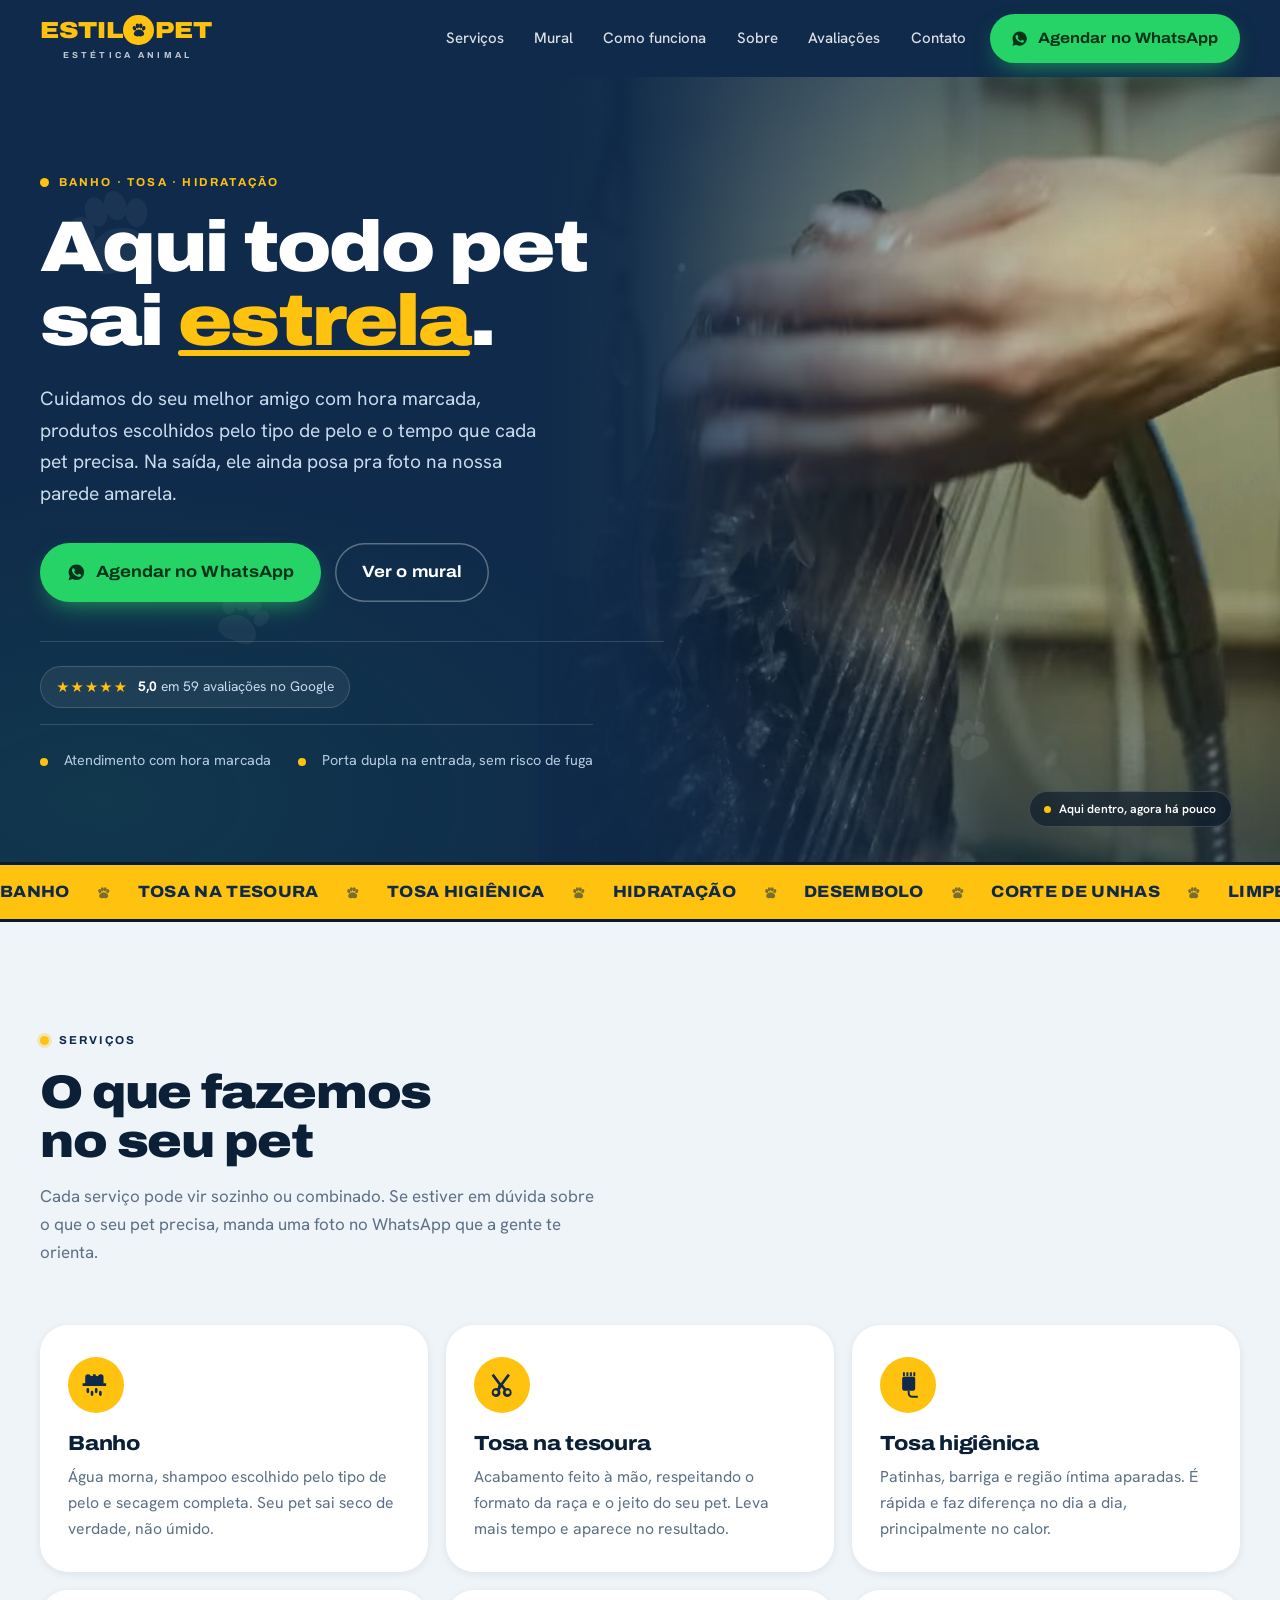
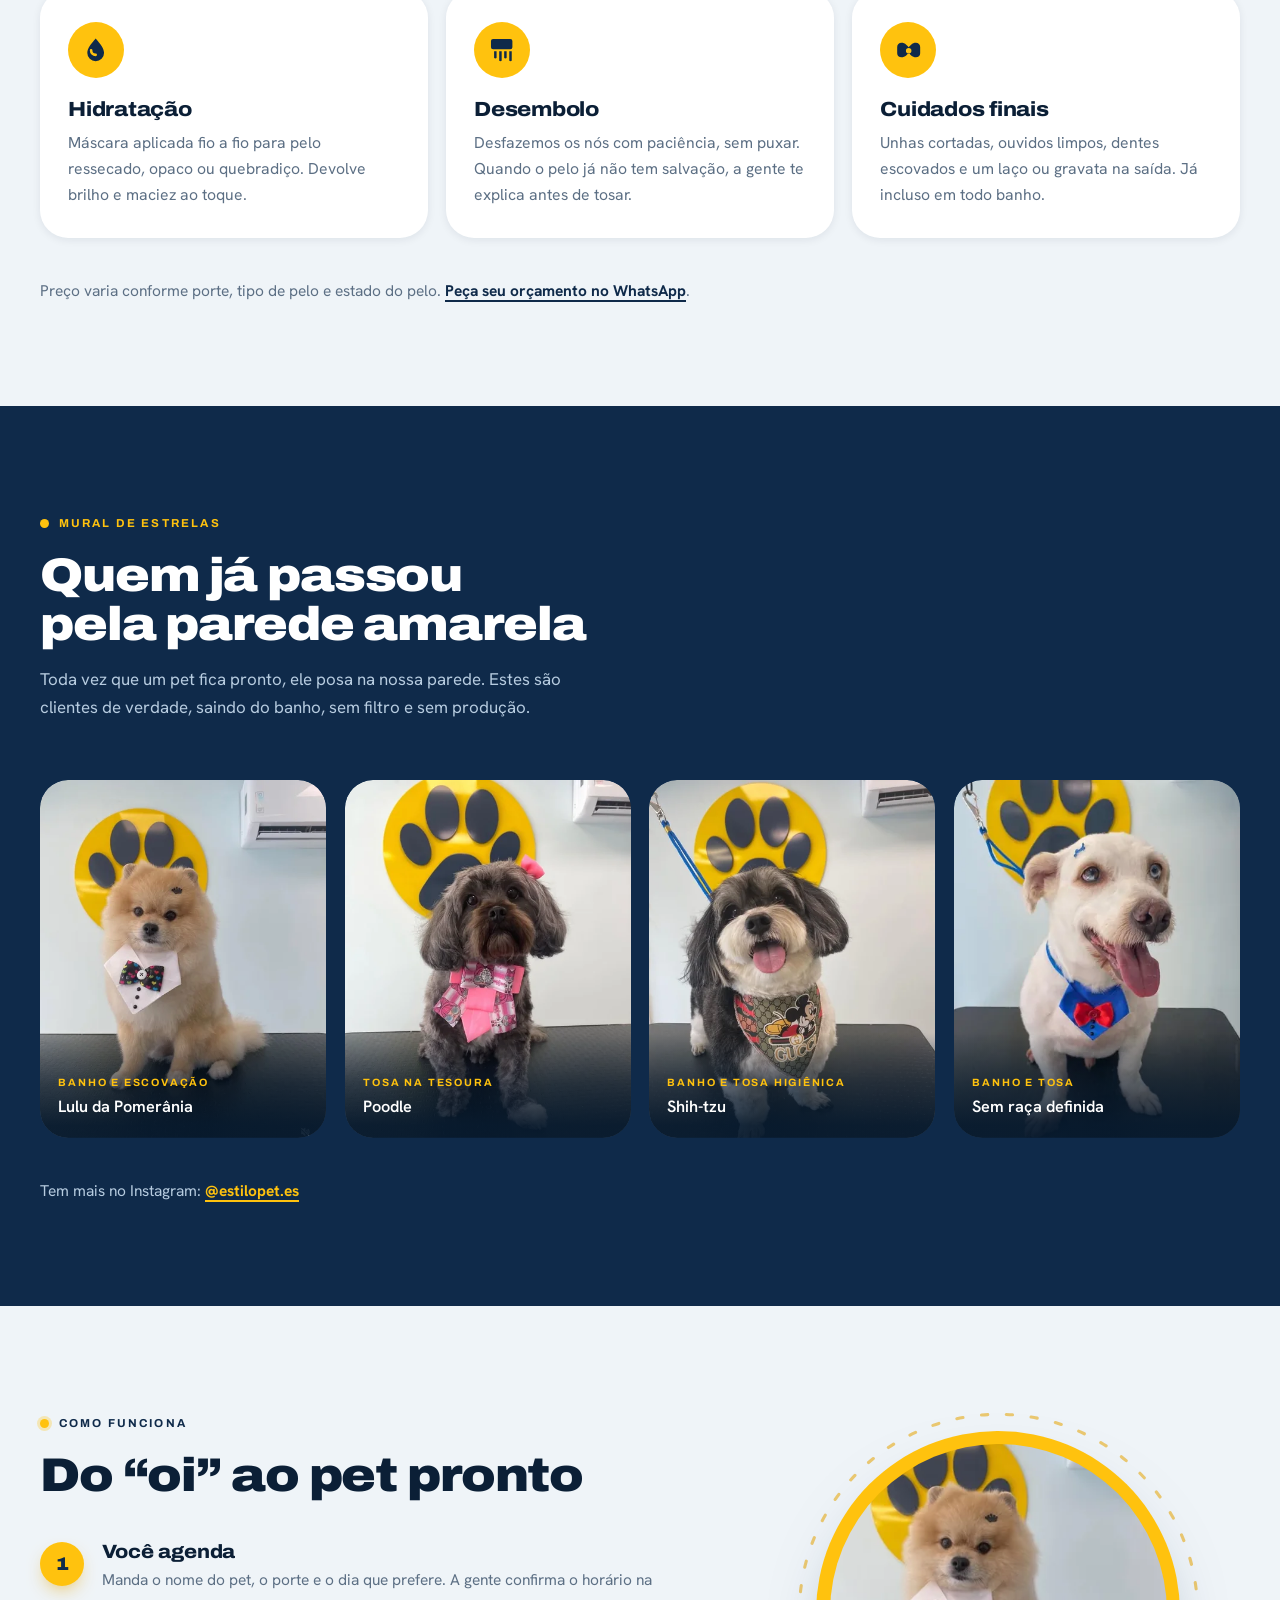
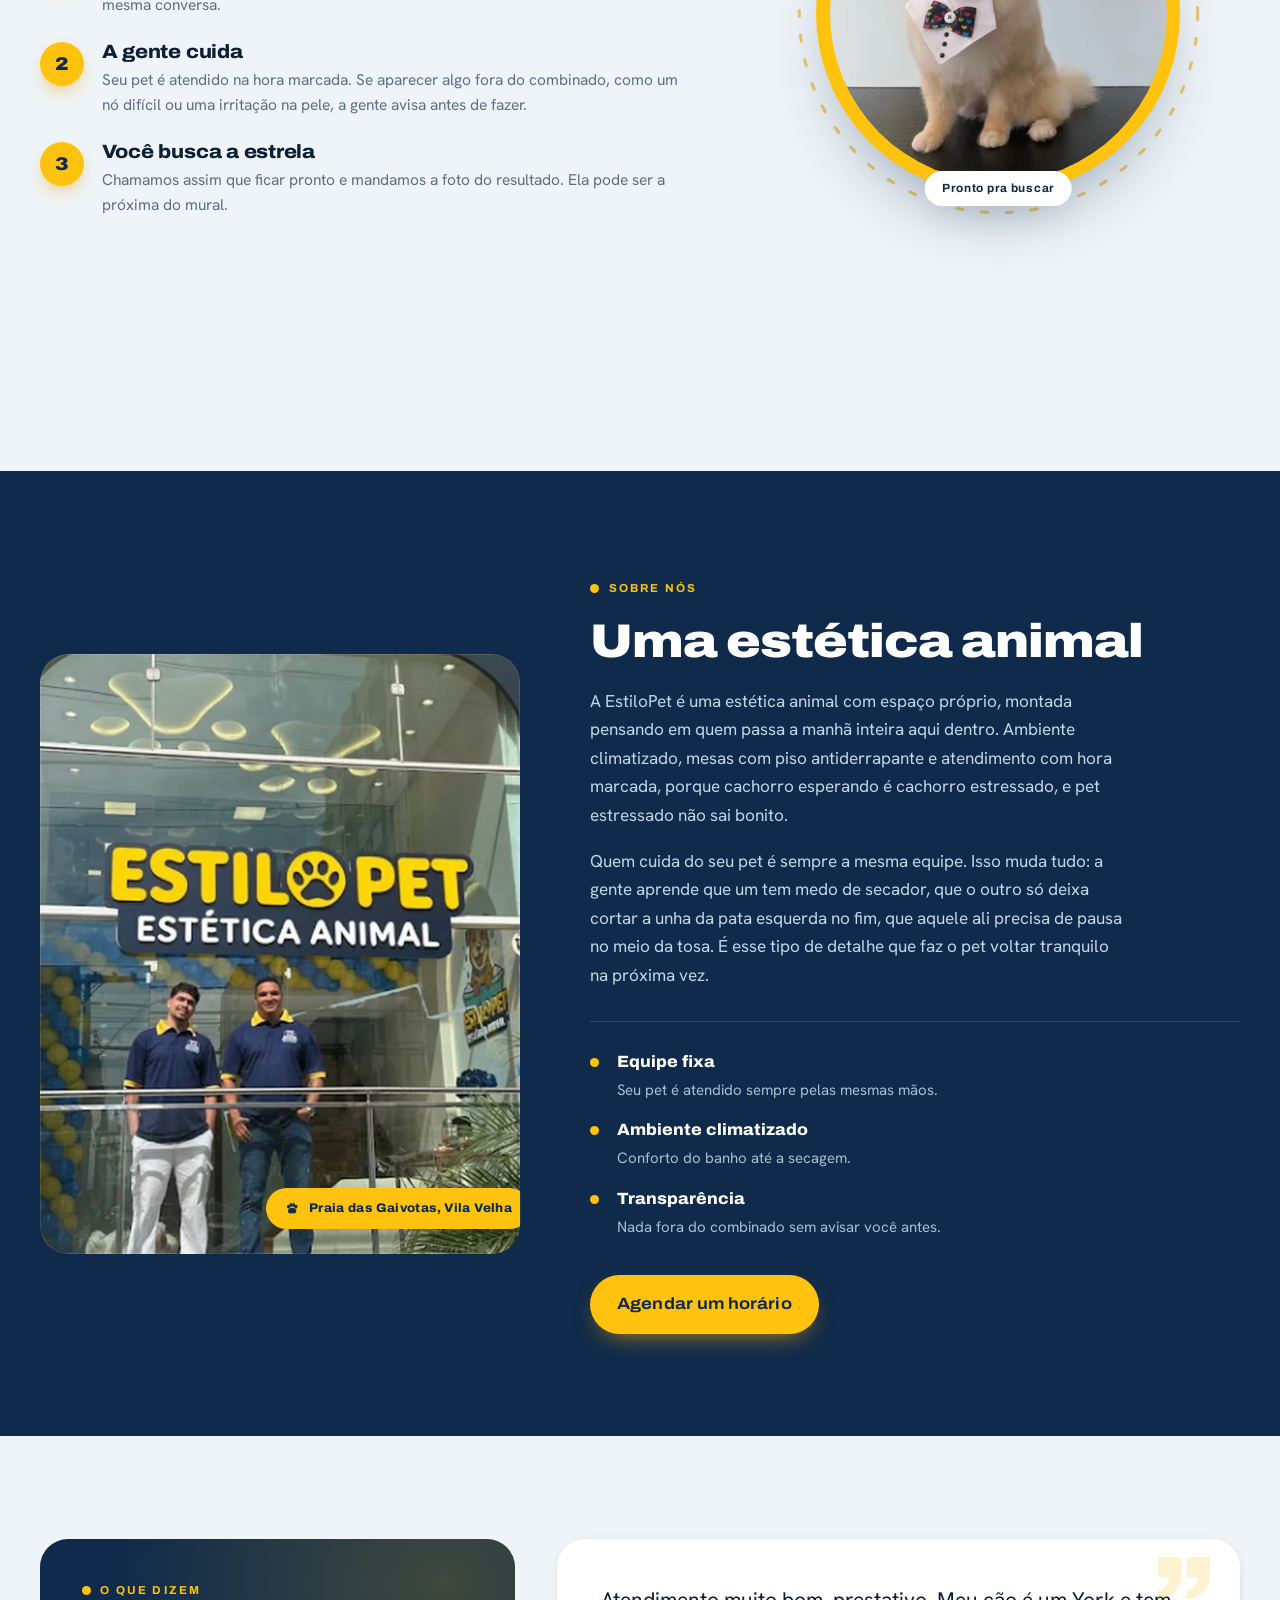
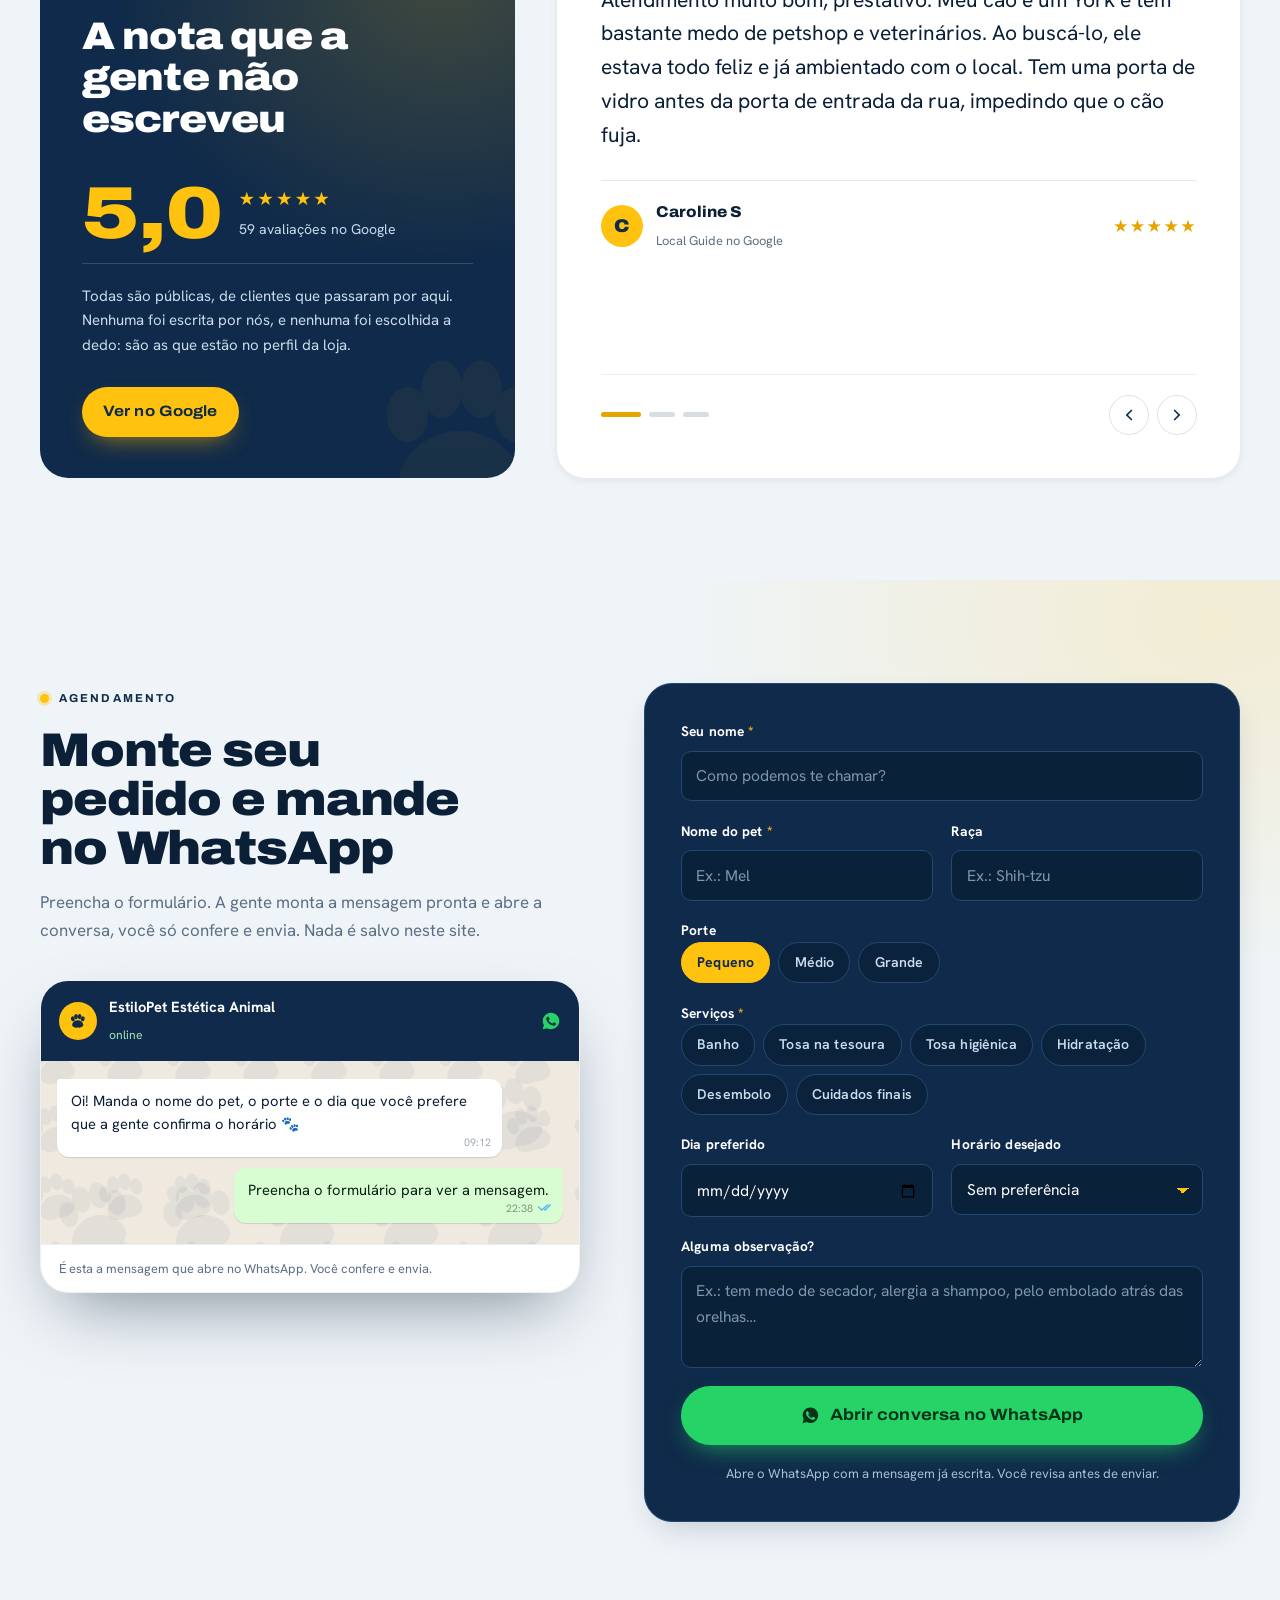
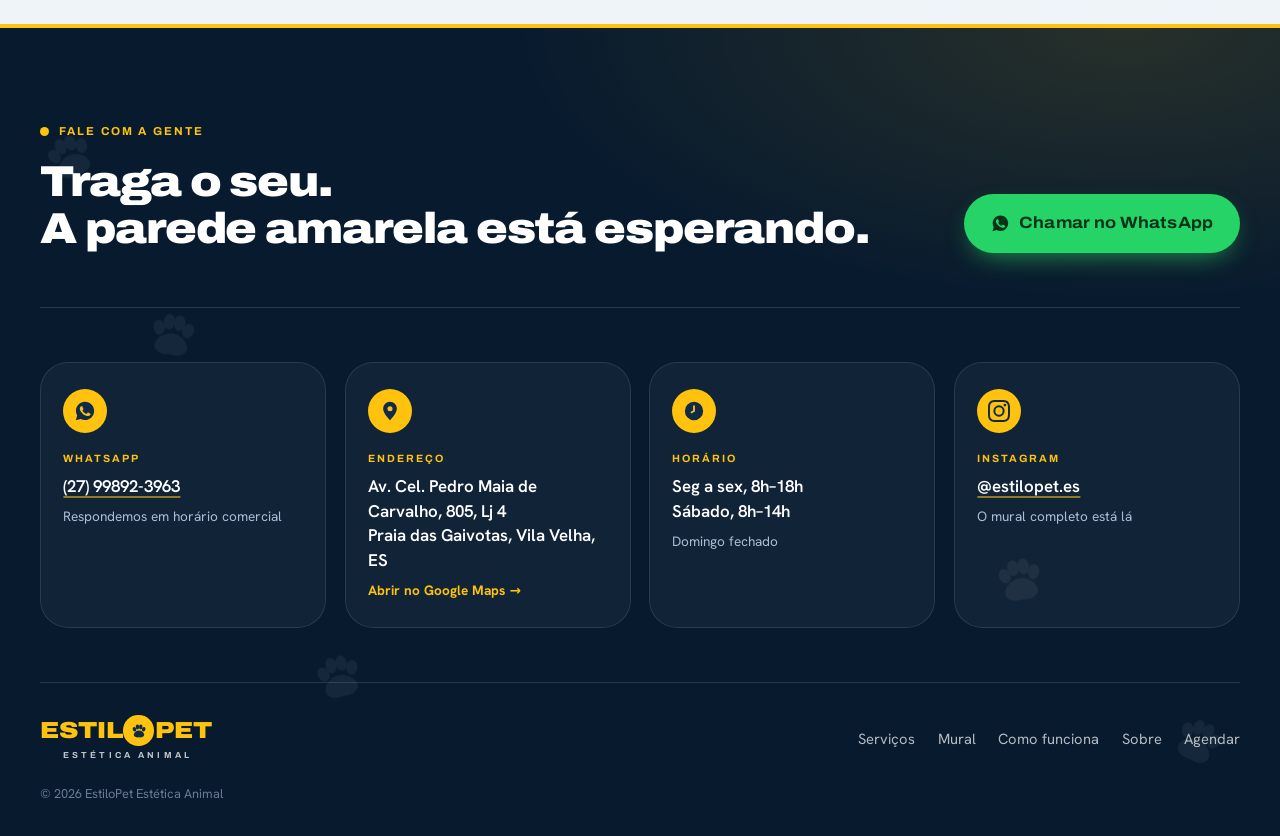
<file: index.html>
<!doctype html>
<html lang="pt-BR">
<head>
<meta charset="utf-8">
<meta name="viewport" content="width=device-width, initial-scale=1">
<title>EstiloPet Estética Animal | Banho, tosa e hidratação com hora marcada</title>
<meta name="description" content="EstiloPet Estética Animal: banho, tosa na tesoura, hidratação e cuidados finais com hora marcada. Monte seu agendamento e envie direto no WhatsApp.">
<meta name="theme-color" content="#0F2A4A">
<link rel="canonical" href="https://estilopet.com.br/">

<meta property="og:type" content="website">
<meta property="og:title" content="EstiloPet Estética Animal">
<meta property="og:description" content="Banho, tosa e hidratação com hora marcada. Agende pelo WhatsApp.">
<meta property="og:image" content="assets/img/og.jpg">
<meta property="og:locale" content="pt_BR">
<meta name="twitter:card" content="summary_large_image">

<link rel="icon" href="data:image/svg+xml,<svg xmlns='http://www.w3.org/2000/svg' viewBox='0 0 100 100'><circle cx='50' cy='50' r='50' fill='%23FFC20E'/><g fill='%230F2A4A'><ellipse cx='28' cy='42' rx='9' ry='12' transform='rotate(-18 28 42)'/><ellipse cx='43' cy='31' rx='9' ry='12.5'/><ellipse cx='60' cy='31' rx='9' ry='12.5'/><ellipse cx='75' cy='42' rx='9' ry='12' transform='rotate(18 75 42)'/><path d='M51 49c12 0 23 8 26 18 3 10-7 17-18 17-4 0-5-1-8-1s-4 1-8 1c-11 0-21-7-18-17 3-10 14-18 26-18Z'/></g></svg>">

<link rel="preload" href="assets/fonts/archivo-latin.woff2" as="font" type="font/woff2" crossorigin>
<link rel="preload" href="assets/fonts/hanken-grotesk-latin.woff2" as="font" type="font/woff2" crossorigin>
<link rel="stylesheet" href="assets/fonts/fonts.css">
<link rel="stylesheet" href="assets/css/style.css">
</head>
<body>

<a class="skip" href="#conteudo">Pular para o conteúdo</a>

<svg width="0" height="0" aria-hidden="true" style="position:absolute">
  <symbol id="paw" viewBox="0 0 100 100">
    <ellipse cx="28" cy="42" rx="9" ry="12" transform="rotate(-18 28 42)"/>
    <ellipse cx="43" cy="31" rx="9" ry="12.5"/>
    <ellipse cx="60" cy="31" rx="9" ry="12.5"/>
    <ellipse cx="75" cy="42" rx="9" ry="12" transform="rotate(18 75 42)"/>
    <path d="M51 49c12 0 23 8 26 18 3 10-7 17-18 17-4 0-5-1-8-1s-4 1-8 1c-11 0-21-7-18-17 3-10 14-18 26-18Z"/>
  </symbol>
  <symbol id="ico-banho" viewBox="0 0 24 24">
    <path d="M4 11V6.2A2.2 2.2 0 0 1 6.2 4c1.02 0 1.87.7 2.12 1.64A2.6 2.6 0 0 1 10 5.2V4h2v1.2a2.6 2.6 0 0 1 1.68.44A2.2 2.2 0 0 1 15.8 4 2.2 2.2 0 0 1 18 6.2V11h2v2H2v-2Z"/>
    <path d="M5 15.6a1 1 0 1 1 2 0v1.9a1 1 0 1 1-2 0Zm3.2 2.1a1 1 0 1 1 2 0v1.9a1 1 0 1 1-2 0Zm3.2-2.1a1 1 0 1 1 2 0v1.9a1 1 0 1 1-2 0Zm3.2 2.1a1 1 0 1 1 2 0v1.9a1 1 0 1 1-2 0Z"/>
  </symbol>
  <symbol id="ico-tesoura" viewBox="0 0 24 24">
    <path d="M9.6 12 4.3 4.9l1.6-1.2 5.4 7.2 5.4-7.2 1.6 1.2L13 12l2.1 2.8a3.4 3.4 0 1 1-1.6 1.2L12 14l-1.5 2a3.4 3.4 0 1 1-1.6-1.2Zm-2.2 4.2a1.6 1.6 0 1 0 0 3.2 1.6 1.6 0 0 0 0-3.2Zm9.2 0a1.6 1.6 0 1 0 0 3.2 1.6 1.6 0 0 0 0-3.2Z"/>
  </symbol>
  <symbol id="ico-maquina" viewBox="0 0 24 24">
    <path d="M7.6 2.4h1.5v3.2H7.6Zm2.65 0h1.5v3.2h-1.5Zm2.65 0h1.5v3.2h-1.5Zm2.65 0h1.5v3.2h-1.5Z"/>
    <rect x="7" y="6" width="10" height="10.6" rx="1.4"/>
    <path d="M11.25 16.6h1.5v1.9c0 1.15.9 2 2.05 2H19v1.5h-4.2c-2 0-3.55-1.5-3.55-3.5Z"/>
  </symbol>
  <symbol id="ico-gota" viewBox="0 0 24 24">
    <path d="M12 2.6c3.6 4.2 6.4 7.6 6.4 11.1A6.4 6.4 0 0 1 5.6 13.7c0-3.5 2.8-6.9 6.4-11.1Zm-2.5 9.1a1 1 0 0 0-2 0 4.5 4.5 0 0 0 4.5 4.5 1 1 0 0 0 0-2 2.5 2.5 0 0 1-2.5-2.5Z"/>
  </symbol>
  <symbol id="ico-escova" viewBox="0 0 24 24">
    <path d="M5.4 3h13.2a1.6 1.6 0 0 1 1.6 1.6v4.8a1.6 1.6 0 0 1-1.6 1.6H5.4a1.6 1.6 0 0 1-1.6-1.6V4.6A1.6 1.6 0 0 1 5.4 3Z"/>
    <path d="M6.2 12.4h1.9v4.3a1 1 0 1 1-1.9 0Zm3.9 0H12v6.3a1 1 0 1 1-1.9 0Zm3.8 0h1.9v4.3a1 1 0 1 1-1.9 0Zm3.9 0h1.9v6.3a1 1 0 1 1-1.9 0Z"/>
  </symbol>
  <symbol id="ico-laco" viewBox="0 0 24 24">
    <path d="M12 9.4c.5-.7 1.1-1.4 1.9-2 1-.9 2.3-1.4 3.6-1.4 1.9 0 3.3 1.3 3.3 3.1v4.8c0 1.8-1.4 3.1-3.3 3.1-1.3 0-2.6-.5-3.6-1.4-.8-.6-1.4-1.3-1.9-2-.5.7-1.1 1.4-1.9 2-1 .9-2.3 1.4-3.6 1.4-1.9 0-3.3-1.3-3.3-3.1V9.1C3.2 7.3 4.6 6 6.5 6c1.3 0 2.6.5 3.6 1.4.8.6 1.4 1.3 1.9 2Zm0 4.7a2.1 2.1 0 1 0 0-4.2 2.1 2.1 0 0 0 0 4.2Z"/>
  </symbol>
  <symbol id="ico-pin" viewBox="0 0 24 24">
    <path d="M12 2a7.5 7.5 0 0 0-7.5 7.5c0 5.25 7.5 12.5 7.5 12.5s7.5-7.25 7.5-12.5A7.5 7.5 0 0 0 12 2Zm0 10.25a2.75 2.75 0 1 1 0-5.5 2.75 2.75 0 0 1 0 5.5Z"/>
  </symbol>
  <symbol id="ico-clock" viewBox="0 0 24 24">
    <path d="M12 2a10 10 0 1 0 0 20 10 10 0 0 0 0-20Zm1 10.6-3.9 2.25-1-1.73L11 11.4V6h2Z"/>
  </symbol>
  <symbol id="ico-insta" viewBox="0 0 24 24">
    <path d="M12 2.16c3.2 0 3.58.01 4.85.07 3.25.15 4.77 1.69 4.92 4.92.06 1.27.07 1.65.07 4.85s-.01 3.58-.07 4.85c-.15 3.23-1.66 4.77-4.92 4.92-1.27.06-1.65.07-4.85.07s-3.58-.01-4.85-.07c-3.26-.15-4.77-1.7-4.92-4.92C2.17 15.58 2.16 15.2 2.16 12s.01-3.58.07-4.85C2.38 3.92 3.9 2.38 7.15 2.23 8.42 2.17 8.8 2.16 12 2.16ZM12 0C8.74 0 8.33.01 7.05.07c-4.35.2-6.78 2.62-6.98 6.98C.01 8.33 0 8.74 0 12s.01 3.67.07 4.95c.2 4.36 2.62 6.78 6.98 6.98C8.33 23.99 8.74 24 12 24s3.67-.01 4.95-.07c4.35-.2 6.78-2.62 6.98-6.98.06-1.28.07-1.69.07-4.95s-.01-3.67-.07-4.95c-.2-4.35-2.62-6.78-6.98-6.98C15.67.01 15.26 0 12 0Zm0 5.84a6.16 6.16 0 1 0 0 12.32 6.16 6.16 0 0 0 0-12.32ZM12 16a4 4 0 1 1 0-8 4 4 0 0 1 0 8Zm6.41-11.85a1.44 1.44 0 1 0 0 2.88 1.44 1.44 0 0 0 0-2.88Z"/>
  </symbol>
</svg>

<header class="nav" id="nav">
  <div class="wrap nav__inner">
    <a class="logo" href="#topo" aria-label="EstiloPet, estética animal, início">
      <span class="logo__mark">
        <span class="logo__word">ESTIL</span>
        <span class="logo__disc"><svg class="logo__paw"><use href="#paw"/></svg></span>
        <span class="logo__word">PET</span>
      </span>
      <span class="logo__sub">Estética Animal</span>
    </a>

    <nav class="nav__links" aria-label="Navegação principal">
      <a href="#servicos">Serviços</a>
      <a href="#mural">Mural</a>
      <a href="#como">Como funciona</a>
      <a href="#sobre">Sobre</a>
      <a href="#depoimentos">Avaliações</a>
      <a href="#contato">Contato</a>
    </nav>

    <a class="btn btn--zap nav__cta" href="#agendar">
      <svg class="ico-zap" viewBox="0 0 24 24" aria-hidden="true"><path d="M12.04 2C6.58 2 2.13 6.45 2.13 11.91c0 1.75.46 3.45 1.32 4.95L2 22l5.25-1.38a9.9 9.9 0 0 0 4.79 1.22h.01c5.46 0 9.91-4.45 9.91-9.91S17.5 2 12.04 2Zm5.8 14.17c-.25.69-1.44 1.31-1.99 1.36-.53.05-1.02.24-3.44-.72-2.9-1.14-4.75-4.1-4.9-4.29-.14-.19-1.17-1.56-1.17-2.97s.74-2.11 1-2.4c.26-.29.57-.36.76-.36l.55.01c.17 0 .41-.07.64.49.25.6.83 2.07.9 2.22.07.15.12.32.02.51-.1.19-.15.31-.29.48l-.44.51c-.15.14-.3.3-.13.59.17.29.75 1.24 1.61 2.01 1.11.99 2.04 1.3 2.33 1.44.29.15.46.12.63-.07.17-.19.73-.85.93-1.15.19-.29.39-.24.65-.14.26.09 1.66.78 1.95.93.29.14.48.21.55.33.07.12.07.7-.18 1.39Z"/></svg>
      Agendar no WhatsApp
    </a>

    <button class="burger" id="burger" aria-label="Abrir menu" aria-expanded="false" aria-controls="menu-mobile">
      <span></span><span></span><span></span>
    </button>
  </div>
  <div class="nav__progress" id="progresso" aria-hidden="true"></div>

  <div class="menu-mobile" id="menu-mobile" hidden>
    <a href="#servicos">Serviços</a>
    <a href="#mural">Mural</a>
    <a href="#como">Como funciona</a>
    <a href="#sobre">Sobre</a>
    <a href="#depoimentos">Avaliações</a>
    <a href="#contato">Contato</a>
    <a class="btn btn--zap" href="#agendar">Agendar no WhatsApp</a>
  </div>
</header>

<main id="conteudo">

<!-- ══ HERO ══ -->
<section class="hero" id="topo">
  <!-- o filme é o fundo da metade direita; o azul se esvai por cima dele -->
  <div class="hero__fundo" aria-hidden="true">
    <video class="hero__video" id="filme"
           poster="assets/img/bgposter.jpg"
           muted loop playsinline preload="none"
           width="900" height="1350"></video>
    <span class="hero__veu"></span>
  </div>

  <div class="hero__paws" aria-hidden="true">
    <svg class="drift drift--1"><use href="#paw"/></svg>
    <svg class="drift drift--2"><use href="#paw"/></svg>
    <svg class="drift drift--3"><use href="#paw"/></svg>
    <svg class="drift drift--4"><use href="#paw"/></svg>
  </div>

  <div class="wrap hero__inner">
    <div class="hero__copy">
      <p class="eyebrow load" style="--d:0ms"><span class="eyebrow__dot"></span>Banho · Tosa · Hidratação</p>

      <h1 class="hero__title">
        <span class="line load" style="--d:80ms">Aqui todo pet</span>
        <span class="line load" style="--d:180ms">sai <em>estrela</em>.</span>
      </h1>

      <p class="hero__lead load" style="--d:300ms">
        Cuidamos do seu melhor amigo com hora marcada, produtos escolhidos pelo tipo de
        pelo e o tempo que cada pet precisa. Na saída, ele ainda posa pra foto na nossa
        parede amarela.
      </p>

      <div class="hero__actions load" style="--d:380ms">
        <a class="btn btn--zap btn--lg" href="#agendar">
          <svg class="ico-zap" viewBox="0 0 24 24" aria-hidden="true"><path d="M12.04 2C6.58 2 2.13 6.45 2.13 11.91c0 1.75.46 3.45 1.32 4.95L2 22l5.25-1.38a9.9 9.9 0 0 0 4.79 1.22h.01c5.46 0 9.91-4.45 9.91-9.91S17.5 2 12.04 2Zm5.8 14.17c-.25.69-1.44 1.31-1.99 1.36-.53.05-1.02.24-3.44-.72-2.9-1.14-4.75-4.1-4.9-4.29-.14-.19-1.17-1.56-1.17-2.97s.74-2.11 1-2.4c.26-.29.57-.36.76-.36l.55.01c.17 0 .41-.07.64.49.25.6.83 2.07.9 2.22.07.15.12.32.02.51-.1.19-.15.31-.29.48l-.44.51c-.15.14-.3.3-.13.59.17.29.75 1.24 1.61 2.01 1.11.99 2.04 1.3 2.33 1.44.29.15.46.12.63-.07.17-.19.73-.85.93-1.15.19-.29.39-.24.65-.14.26.09 1.66.78 1.95.93.29.14.48.21.55.33.07.12.07.7-.18 1.39Z"/></svg>
          Agendar no WhatsApp
        </a>
        <a class="btn btn--ghost btn--lg" href="#mural">Ver o mural</a>
      </div>

      <div class="hero__prova load" style="--d:460ms">
        <a class="nota" href="https://www.google.com/maps/search/?api=1&query=EstiloPet+Est%C3%A9tica+Animal+Praia+das+Gaivotas+Vila+Velha"
           target="_blank" rel="noopener">
          <span class="nota__estrelas" aria-hidden="true">★★★★★</span>
          <span class="nota__txt"><b>5,0</b> em 59 avaliações no Google</span>
        </a>
        <ul class="hero__facts">
          <li>Atendimento com hora marcada</li>
          <li>Porta dupla na entrada, sem risco de fuga</li>
        </ul>
      </div>
    </div>
  </div>

  <span class="hero__selo load" style="--d:620ms">
    <span class="hero__pulso" aria-hidden="true"></span>
    Aqui dentro, agora há pouco
  </span>
</section>

<!-- ══ LETREIRO ══ -->
<div class="marquee" aria-hidden="true">
  <div class="marquee__track">
    <span class="marquee__set">
      <b>Banho</b><svg class="marquee__paw"><use href="#paw"/></svg>
      <b>Tosa na tesoura</b><svg class="marquee__paw"><use href="#paw"/></svg>
      <b>Tosa higiênica</b><svg class="marquee__paw"><use href="#paw"/></svg>
      <b>Hidratação</b><svg class="marquee__paw"><use href="#paw"/></svg>
      <b>Desembolo</b><svg class="marquee__paw"><use href="#paw"/></svg>
      <b>Corte de unhas</b><svg class="marquee__paw"><use href="#paw"/></svg>
      <b>Limpeza de ouvidos</b><svg class="marquee__paw"><use href="#paw"/></svg>
      <b>Perfumaria</b><svg class="marquee__paw"><use href="#paw"/></svg>
    </span>
    <span class="marquee__set">
      <b>Banho</b><svg class="marquee__paw"><use href="#paw"/></svg>
      <b>Tosa na tesoura</b><svg class="marquee__paw"><use href="#paw"/></svg>
      <b>Tosa higiênica</b><svg class="marquee__paw"><use href="#paw"/></svg>
      <b>Hidratação</b><svg class="marquee__paw"><use href="#paw"/></svg>
      <b>Desembolo</b><svg class="marquee__paw"><use href="#paw"/></svg>
      <b>Corte de unhas</b><svg class="marquee__paw"><use href="#paw"/></svg>
      <b>Limpeza de ouvidos</b><svg class="marquee__paw"><use href="#paw"/></svg>
      <b>Perfumaria</b><svg class="marquee__paw"><use href="#paw"/></svg>
    </span>
  </div>
</div>

<!-- ══ SERVIÇOS ══ -->
<section class="sec sec--light" id="servicos">
  <div class="wrap">
    <header class="sec__head reveal">
      <p class="eyebrow eyebrow--dark"><span class="eyebrow__dot"></span>Serviços</p>
      <h2 class="sec__title">O que fazemos no seu pet</h2>
      <p class="sec__lead">
        Cada serviço pode vir sozinho ou combinado. Se estiver em dúvida sobre o que o seu
        pet precisa, manda uma foto no WhatsApp que a gente te orienta.
      </p>
    </header>

    <ul class="cards">
      <li class="card reveal">
        <span class="card__icon" data-ico="banho"><svg><use href="#ico-banho"/></svg></span>
        <h3 class="card__title">Banho</h3>
        <p>Água morna, shampoo escolhido pelo tipo de pelo e secagem completa. Seu pet sai seco de verdade, não úmido.</p>
      </li>
      <li class="card reveal">
        <span class="card__icon" data-ico="tesoura"><svg><use href="#ico-tesoura"/></svg></span>
        <h3 class="card__title">Tosa na tesoura</h3>
        <p>Acabamento feito à mão, respeitando o formato da raça e o jeito do seu pet. Leva mais tempo e aparece no resultado.</p>
      </li>
      <li class="card reveal">
        <span class="card__icon" data-ico="maquina"><svg><use href="#ico-maquina"/></svg></span>
        <h3 class="card__title">Tosa higiênica</h3>
        <p>Patinhas, barriga e região íntima aparadas. É rápida e faz diferença no dia a dia, principalmente no calor.</p>
      </li>
      <li class="card reveal">
        <span class="card__icon" data-ico="gota"><svg><use href="#ico-gota"/></svg></span>
        <h3 class="card__title">Hidratação</h3>
        <p>Máscara aplicada fio a fio para pelo ressecado, opaco ou quebradiço. Devolve brilho e maciez ao toque.</p>
      </li>
      <li class="card reveal">
        <span class="card__icon" data-ico="escova"><svg><use href="#ico-escova"/></svg></span>
        <h3 class="card__title">Desembolo</h3>
        <p>Desfazemos os nós com paciência, sem puxar. Quando o pelo já não tem salvação, a gente te explica antes de tosar.</p>
      </li>
      <li class="card reveal">
        <span class="card__icon" data-ico="laco"><svg><use href="#ico-laco"/></svg></span>
        <h3 class="card__title">Cuidados finais</h3>
        <p>Unhas cortadas, ouvidos limpos, dentes escovados e um laço ou gravata na saída. Já incluso em todo banho.</p>
      </li>
    </ul>

    <p class="sec__foot reveal">
      Preço varia conforme porte, tipo de pelo e estado do pelo.
      <a data-wa data-wa-msg="Olá, EstiloPet! Vim pelo site e gostaria de saber o valor do banho e tosa para o meu pet.">Peça seu orçamento no WhatsApp</a>.
    </p>
  </div>
</section>

<!-- ══ MURAL ══ -->
<section class="sec sec--navy" id="mural">
  <div class="wrap">
    <header class="sec__head reveal">
      <p class="eyebrow"><span class="eyebrow__dot"></span>Mural de estrelas</p>
      <h2 class="sec__title">Quem já passou pela parede amarela</h2>
      <p class="sec__lead">
        Toda vez que um pet fica pronto, ele posa na nossa parede. Estes são clientes de
        verdade, saindo do banho, sem filtro e sem produção.
      </p>
    </header>

    <ul class="mural">
      <!-- ATUALIZAR: troque as legendas pelos nomes reais dos pets, se o tutor autorizar -->
      <li class="star reveal reveal--img">
        <figure>
          <picture>
            <source type="image/webp" srcset="assets/img/pet-1@sm.webp 480w, assets/img/pet-1.webp 800w" sizes="(max-width:640px) 86vw, (max-width:1000px) 44vw, 23vw">
            <img src="assets/img/pet-1.jpg" width="800" height="1000" loading="lazy" decoding="async"
                 sizes="(max-width:640px) 86vw, (max-width:1000px) 44vw, 23vw"
                 srcset="assets/img/pet-1@sm.jpg 480w, assets/img/pet-1.jpg 800w"
                 alt="Lulu da Pomerânia creme com gravata branca, sentado em frente à parede com a pata amarela da EstiloPet.">
          </picture>
          <figcaption><span>Banho e escovação</span><b>Lulu da Pomerânia</b></figcaption>
        </figure>
      </li>
      <li class="star reveal reveal--img">
        <figure>
          <picture>
            <source type="image/webp" srcset="assets/img/pet-2@sm.webp 480w, assets/img/pet-2.webp 800w" sizes="(max-width:640px) 86vw, (max-width:1000px) 44vw, 23vw">
            <img src="assets/img/pet-2.jpg" width="800" height="1000" loading="lazy" decoding="async"
                 sizes="(max-width:640px) 86vw, (max-width:1000px) 44vw, 23vw"
                 srcset="assets/img/pet-2@sm.jpg 480w, assets/img/pet-2.jpg 800w"
                 alt="Cachorro de pelo cinza cacheado com laço rosa, sentado em frente à pata amarela da EstiloPet.">
          </picture>
          <figcaption><span>Tosa na tesoura</span><b>Poodle</b></figcaption>
        </figure>
      </li>
      <li class="star reveal reveal--img">
        <figure>
          <picture>
            <source type="image/webp" srcset="assets/img/pet-3@sm.webp 480w, assets/img/pet-3.webp 800w" sizes="(max-width:640px) 86vw, (max-width:1000px) 44vw, 23vw">
            <img src="assets/img/pet-3.jpg" width="800" height="1000" loading="lazy" decoding="async"
                 sizes="(max-width:640px) 86vw, (max-width:1000px) 44vw, 23vw"
                 srcset="assets/img/pet-3@sm.jpg 480w, assets/img/pet-3.jpg 800w"
                 alt="Cachorro preto e branco de pelo médio usando bandana, sorrindo em frente à pata amarela da EstiloPet.">
          </picture>
          <figcaption><span>Banho e tosa higiênica</span><b>Shih-tzu</b></figcaption>
        </figure>
      </li>
      <li class="star reveal reveal--img">
        <figure>
          <picture>
            <source type="image/webp" srcset="assets/img/pet-4@sm.webp 480w, assets/img/pet-4.webp 800w" sizes="(max-width:640px) 86vw, (max-width:1000px) 44vw, 23vw">
            <img src="assets/img/pet-4.jpg" width="800" height="1000" loading="lazy" decoding="async"
                 sizes="(max-width:640px) 86vw, (max-width:1000px) 44vw, 23vw"
                 srcset="assets/img/pet-4@sm.jpg 480w, assets/img/pet-4.jpg 800w"
                 alt="Cachorro branco de olhos claros com gravata azul, sentado na mesa de banho da EstiloPet.">
          </picture>
          <figcaption><span>Banho e tosa</span><b>Sem raça definida</b></figcaption>
        </figure>
      </li>
    </ul>

    <p class="sec__foot sec__foot--light reveal">
      Tem mais no Instagram:
      <a href="https://instagram.com/estilopet.es" target="_blank" rel="noopener">@estilopet.es</a>
    </p>
  </div>
</section>

<!-- ══ COMO FUNCIONA ══ -->
<section class="sec sec--light" id="como">
  <div class="wrap como">
    <div class="como__texto">
      <header class="sec__head reveal">
        <p class="eyebrow eyebrow--dark"><span class="eyebrow__dot"></span>Como funciona</p>
        <h2 class="sec__title">Do “oi” ao pet pronto</h2>
      </header>

      <ol class="passos">
        <li class="passo reveal">
          <span class="passo__num">1</span>
          <div>
            <h3 class="passo__titulo">Você agenda</h3>
            <p>Manda o nome do pet, o porte e o dia que prefere. A gente confirma o horário na mesma conversa.</p>
          </div>
        </li>
        <li class="passo reveal">
          <span class="passo__num">2</span>
          <div>
            <h3 class="passo__titulo">A gente cuida</h3>
            <p>Seu pet é atendido na hora marcada. Se aparecer algo fora do combinado, como um nó difícil ou uma irritação na pele, a gente avisa antes de fazer.</p>
          </div>
        </li>
        <li class="passo reveal">
          <span class="passo__num">3</span>
          <div>
            <h3 class="passo__titulo">Você busca a estrela</h3>
            <p>Chamamos assim que ficar pronto e mandamos a foto do resultado. Ela pode ser a próxima do mural.</p>
          </div>
        </li>
      </ol>

    </div>

    <div class="como__palco reveal">
      <div class="disc">
        <svg class="disc__ring" viewBox="0 0 200 200" aria-hidden="true">
          <circle cx="100" cy="100" r="96" fill="none" stroke="currentColor" stroke-width="1.5"
                  stroke-dasharray="3 9" stroke-linecap="round"/>
        </svg>
        <div class="disc__plate"></div>
        <picture>
          <source type="image/webp" srcset="assets/img/pet-1-sq@sm.webp 400w, assets/img/pet-1-sq.webp 720w"
                  sizes="(max-width:900px) 70vw, 380px">
          <img class="disc__photo" src="assets/img/pet-1-sq.jpg" width="720" height="720" loading="lazy" decoding="async"
               sizes="(max-width:900px) 70vw, 380px"
               srcset="assets/img/pet-1-sq@sm.jpg 400w, assets/img/pet-1-sq.jpg 720w"
               alt="Lulu da Pomerânia creme, escovado e com gravata, na parede amarela da EstiloPet.">
        </picture>
        <span class="disc__tag">Pronto pra buscar</span>
      </div>
    </div>

    <div class="trilha reveal" aria-hidden="true">
      <svg style="--i:0"><use href="#paw"/></svg>
      <svg style="--i:1"><use href="#paw"/></svg>
      <svg style="--i:2"><use href="#paw"/></svg>
      <svg style="--i:3"><use href="#paw"/></svg>
      <svg style="--i:4"><use href="#paw"/></svg>
      <svg style="--i:5"><use href="#paw"/></svg>
      <svg style="--i:6"><use href="#paw"/></svg>
      <svg style="--i:7"><use href="#paw"/></svg>
    </div>
  </div>
</section>

<!-- ══ SOBRE ══ -->
<section class="sec sec--navy sobre" id="sobre">
  <div class="wrap sobre__inner">
    <div class="sobre__media reveal reveal--img">
      <div class="sobre__frame">
        <picture>
          <source type="image/webp" srcset="assets/img/fachada@sm.webp 400w, assets/img/fachada.webp 704w" sizes="(max-width:1000px) 88vw, 440px">
          <img src="assets/img/fachada.jpg" width="704" height="880" loading="lazy" decoding="async"
               sizes="(max-width:1000px) 88vw, 440px"
               srcset="assets/img/fachada@sm.jpg 400w, assets/img/fachada.jpg 704w"
               alt="Fachada da EstiloPet: letreiro amarelo sobre painel azul-marinho, com a equipe na entrada da loja.">
        </picture>
      </div>
      <span class="sobre__selo">
        <svg><use href="#paw"/></svg>
        Praia das Gaivotas, Vila Velha
      </span>
    </div>

    <div class="sobre__copy">
      <p class="eyebrow reveal"><span class="eyebrow__dot"></span>Sobre nós</p>
      <h2 class="sec__title reveal">Uma estética animal</h2>

      <!-- ATUALIZAR: confirme os detalhes deste texto com a equipe -->
      <p class="sobre__texto reveal">
        A EstiloPet é uma estética animal com espaço próprio, montada pensando em quem
        passa a manhã inteira aqui dentro. Ambiente climatizado, mesas com piso
        antiderrapante e atendimento com hora marcada, porque cachorro esperando é
        cachorro estressado, e pet estressado não sai bonito.
      </p>
      <p class="sobre__texto reveal">
        Quem cuida do seu pet é sempre a mesma equipe. Isso muda tudo: a gente aprende
        que um tem medo de secador, que o outro só deixa cortar a unha da pata esquerda
        no fim, que aquele ali precisa de pausa no meio da tosa. É esse tipo de detalhe
        que faz o pet voltar tranquilo na próxima vez.
      </p>

      <ul class="sobre__lista">
        <li class="reveal"><b>Equipe fixa</b><span>Seu pet é atendido sempre pelas mesmas mãos.</span></li>
        <li class="reveal"><b>Ambiente climatizado</b><span>Conforto do banho até a secagem.</span></li>
        <li class="reveal"><b>Transparência</b><span>Nada fora do combinado sem avisar você antes.</span></li>
      </ul>

      <a class="btn btn--yellow btn--lg reveal" href="#agendar">Agendar um horário</a>
    </div>
  </div>
</section>

<!-- ══ DEPOIMENTOS ══ -->
<section class="sec sec--light" id="depoimentos">
  <div class="wrap prova">

    <aside class="nota-card reveal">
      <p class="eyebrow"><span class="eyebrow__dot"></span>O que dizem</p>
      <h2 class="nota-card__titulo">A nota que a gente não escreveu</h2>

      <div class="nota-card__score">
        <strong>5,0</strong>
        <div>
          <span class="nota-card__estrelas" aria-hidden="true">★★★★★</span>
          <span class="nota-card__base">59 avaliações no Google</span>
        </div>
      </div>

      <p class="nota-card__txt">
        Todas são públicas, de clientes que passaram por aqui. Nenhuma foi escrita
        por nós, e nenhuma foi escolhida a dedo: são as que estão no perfil da loja.
      </p>

      <a class="btn btn--yellow" href="https://www.google.com/maps/search/?api=1&query=EstiloPet+Est%C3%A9tica+Animal+Praia+das+Gaivotas+Vila+Velha" target="_blank" rel="noopener">
        Ver no Google
      </a>
    </aside>

    <div class="carrossel reveal" id="carrossel"
         aria-roledescription="carrossel" aria-label="Avaliações de clientes">
      <span class="carrossel__aspas" aria-hidden="true">”</span>

      <div class="carrossel__palco">
        <article class="fala is-on" id="fala-0">
          <p class="fala__texto">Atendimento muito bom, prestativo. Meu cão é um York e tem bastante medo de petshop e veterinários. Ao buscá-lo, ele estava todo feliz e já ambientado com o local. Tem uma porta de vidro antes da porta de entrada da rua, impedindo que o cão fuja.</p>
          <footer class="fala__quem">
            <span class="fala__inicial" aria-hidden="true">C</span>
            <span>
              <b>Caroline S</b>
              <i>Local Guide no Google</i>
            </span>
            <span class="fala__estrelas" aria-label="5 de 5 estrelas">★★★★★</span>
          </footer>
        </article>
        <article class="fala" id="fala-1">
          <p class="fala__texto">Levei meu cachorro pela primeira vez e, como tutora, ficamos com medo do novo. Mas me surpreendi: amei todo o trabalho e os profissionais, super atenciosos. Meu cachorro não queria voltar pra casa. Super indico, virei cliente.</p>
          <footer class="fala__quem">
            <span class="fala__inicial" aria-hidden="true">J</span>
            <span>
              <b>Juliana Almeida</b>
              <i>Avaliação no Google</i>
            </span>
            <span class="fala__estrelas" aria-label="5 de 5 estrelas">★★★★★</span>
          </footer>
        </article>
        <article class="fala" id="fala-2">
          <p class="fala__texto">Merecidas as 5 estrelas. Um trabalho de excelência, um local seguro e o mais importante: o carinho com nossos pets. Gostei demais.</p>
          <footer class="fala__quem">
            <span class="fala__inicial" aria-hidden="true">A</span>
            <span>
              <b>Andressa Gaigher Peruchi</b>
              <i>Avaliação no Google</i>
            </span>
            <span class="fala__estrelas" aria-label="5 de 5 estrelas">★★★★★</span>
          </footer>
        </article>
      </div>

      <div class="carrossel__barra">
        <div class="carrossel__pontos">
          <button type="button" class="ponto is-on" data-ir="0"
                  aria-label="Ver avaliação 1 de 3"></button>
          <button type="button" class="ponto" data-ir="1"
                  aria-label="Ver avaliação 2 de 3"></button>
          <button type="button" class="ponto" data-ir="2"
                  aria-label="Ver avaliação 3 de 3"></button>
        </div>

        <div class="carrossel__setas">
          <button type="button" id="fala-antes" aria-label="Avaliação anterior">
            <svg viewBox="0 0 24 24" aria-hidden="true"><path d="M14.7 5.3 8 12l6.7 6.7 1.4-1.4-5.3-5.3 5.3-5.3z"/></svg>
          </button>
          <button type="button" id="fala-depois" aria-label="Próxima avaliação">
            <svg viewBox="0 0 24 24" aria-hidden="true"><path d="M9.3 5.3 16 12l-6.7 6.7-1.4-1.4 5.3-5.3-5.3-5.3z"/></svg>
          </button>
        </div>
      </div>
    </div>

  </div>
</section>

<!-- ══ AGENDAMENTO ══ -->
<section class="sec sec--light sec--form" id="agendar">
  <div class="wrap booking">
    <div class="booking__intro">
      <p class="eyebrow eyebrow--dark reveal"><span class="eyebrow__dot"></span>Agendamento</p>
      <h2 class="sec__title reveal">Monte seu pedido e mande no WhatsApp</h2>
      <p class="sec__lead reveal">
        Preencha o formulário. A gente monta a mensagem pronta e abre a conversa,
        você só confere e envia. Nada é salvo neste site.
      </p>
    </div>

    <form class="form reveal" id="form-agendamento" novalidate>
      <div class="field">
        <label for="tutor">Seu nome <span class="req">*</span></label>
        <input id="tutor" name="tutor" type="text" autocomplete="name" required placeholder="Como podemos te chamar?">
        <p class="err" data-err="tutor"></p>
      </div>

      <div class="field-row">
        <div class="field">
          <label for="pet">Nome do pet <span class="req">*</span></label>
          <input id="pet" name="pet" type="text" required placeholder="Ex.: Mel">
          <p class="err" data-err="pet"></p>
        </div>
        <div class="field">
          <label for="raca">Raça</label>
          <input id="raca" name="raca" type="text" list="racas" placeholder="Ex.: Shih-tzu">
        </div>
      </div>

      <datalist id="racas">
        <option>Sem raça definida</option><option>Shih-tzu</option><option>Poodle</option>
        <option>Lulu da Pomerânia</option><option>Yorkshire</option><option>Maltês</option>
        <option>Lhasa Apso</option><option>Pinscher</option><option>Pug</option>
        <option>Bulldog Francês</option><option>Golden Retriever</option><option>Labrador</option>
        <option>Border Collie</option><option>Beagle</option><option>Schnauzer</option>
        <option>Chihuahua</option><option>Rottweiler</option><option>Pastor Alemão</option>
        <option>Dachshund</option><option>Cocker Spaniel</option><option>Husky Siberiano</option>
        <option>Akita</option><option>Boxer</option><option>Pit Bull</option>
        <option>Gato</option>
      </datalist>

      <fieldset class="field">
        <legend>Porte</legend>
        <div class="chips" role="radiogroup" aria-label="Porte do pet">
          <label class="chip"><input type="radio" name="porte" value="Pequeno" checked><span>Pequeno</span></label>
          <label class="chip"><input type="radio" name="porte" value="Médio"><span>Médio</span></label>
          <label class="chip"><input type="radio" name="porte" value="Grande"><span>Grande</span></label>
        </div>
      </fieldset>

      <fieldset class="field">
        <legend>Serviços <span class="req">*</span></legend>
        <div class="chips">
          <label class="chip"><input type="checkbox" name="servico" value="Banho"><span>Banho</span></label>
          <label class="chip"><input type="checkbox" name="servico" value="Tosa na tesoura"><span>Tosa na tesoura</span></label>
          <label class="chip"><input type="checkbox" name="servico" value="Tosa higiênica"><span>Tosa higiênica</span></label>
          <label class="chip"><input type="checkbox" name="servico" value="Hidratação"><span>Hidratação</span></label>
          <label class="chip"><input type="checkbox" name="servico" value="Desembolo"><span>Desembolo</span></label>
          <label class="chip"><input type="checkbox" name="servico" value="Cuidados finais"><span>Cuidados finais</span></label>
        </div>
        <p class="err" data-err="servico"></p>
      </fieldset>

      <div class="field-row">
        <div class="field">
          <label for="dia">Dia preferido</label>
          <input id="dia" name="dia" type="date">
        </div>
        <div class="field">
          <label for="hora">Horário desejado</label>
          <select id="hora" name="hora">
            <option value="">Sem preferência</option>
            <option>08:00</option><option>08:30</option>
            <option>09:00</option><option>09:30</option>
            <option>10:00</option><option>10:30</option>
            <option>11:00</option><option>11:30</option>
            <option>13:00</option><option>13:30</option>
            <option>14:00</option><option>14:30</option>
            <option>15:00</option><option>15:30</option>
            <option>16:00</option><option>16:30</option>
            <option>17:00</option>
          </select>
        </div>
      </div>

      <div class="field">
        <label for="obs">Alguma observação?</label>
        <textarea id="obs" name="obs" rows="3" placeholder="Ex.: tem medo de secador, alergia a shampoo, pelo embolado atrás das orelhas…"></textarea>
      </div>

      <button class="btn btn--zap btn--lg btn--block" type="submit">
        <svg class="ico-zap" viewBox="0 0 24 24" aria-hidden="true"><path d="M12.04 2C6.58 2 2.13 6.45 2.13 11.91c0 1.75.46 3.45 1.32 4.95L2 22l5.25-1.38a9.9 9.9 0 0 0 4.79 1.22h.01c5.46 0 9.91-4.45 9.91-9.91S17.5 2 12.04 2Zm5.8 14.17c-.25.69-1.44 1.31-1.99 1.36-.53.05-1.02.24-3.44-.72-2.9-1.14-4.75-4.1-4.9-4.29-.14-.19-1.17-1.56-1.17-2.97s.74-2.11 1-2.4c.26-.29.57-.36.76-.36l.55.01c.17 0 .41-.07.64.49.25.6.83 2.07.9 2.22.07.15.12.32.02.51-.1.19-.15.31-.29.48l-.44.51c-.15.14-.3.3-.13.59.17.29.75 1.24 1.61 2.01 1.11.99 2.04 1.3 2.33 1.44.29.15.46.12.63-.07.17-.19.73-.85.93-1.15.19-.29.39-.24.65-.14.26.09 1.66.78 1.95.93.29.14.48.21.55.33.07.12.07.7-.18 1.39Z"/></svg>
        Abrir conversa no WhatsApp
      </button>
      <p class="form__note">Abre o WhatsApp com a mensagem já escrita. Você revisa antes de enviar.</p>
    </form>

    <div class="conversa reveal">
      <div class="conversa__topo">
        <span class="conversa__foto"><svg><use href="#paw"/></svg></span>
        <div>
          <b>EstiloPet Estética Animal</b>
          <span>online</span>
        </div>
        <svg class="conversa__zap" viewBox="0 0 24 24" aria-hidden="true"><path d="M12.04 2C6.58 2 2.13 6.45 2.13 11.91c0 1.75.46 3.45 1.32 4.95L2 22l5.25-1.38a9.9 9.9 0 0 0 4.79 1.22h.01c5.46 0 9.91-4.45 9.91-9.91S17.5 2 12.04 2Zm5.8 14.17c-.25.69-1.44 1.31-1.99 1.36-.53.05-1.02.24-3.44-.72-2.9-1.14-4.75-4.1-4.9-4.29-.14-.19-1.17-1.56-1.17-2.97s.74-2.11 1-2.4c.26-.29.57-.36.76-.36l.55.01c.17 0 .41-.07.64.49.25.6.83 2.07.9 2.22.07.15.12.32.02.51-.1.19-.15.31-.29.48l-.44.51c-.15.14-.3.3-.13.59.17.29.75 1.24 1.61 2.01 1.11.99 2.04 1.3 2.33 1.44.29.15.46.12.63-.07.17-.19.73-.85.93-1.15.19-.29.39-.24.65-.14.26.09 1.66.78 1.95.93.29.14.48.21.55.33.07.12.07.7-.18 1.39Z"/></svg>
      </div>

      <div class="conversa__corpo">
        <div class="balao balao--deles">
          Oi! Manda o nome do pet, o porte e o dia que você prefere que a gente confirma o horário 🐾
          <span class="balao__hora">09:12</span>
        </div>

        <div class="balao balao--seu" aria-live="polite">
          <pre id="preview">Preencha o formulário para ver a mensagem.</pre>
          <span class="balao__hora">
            <i id="preview-hora">agora</i>
            <svg viewBox="0 0 20 12" aria-hidden="true"><path d="M6.6 11.1.9 5.4l1.4-1.4 4.3 4.3L15.7.9l1.4 1.4Z"/><path d="M11.6 11.1 9.5 9l1.4-1.4 .7 .7L19.1.9l1.4 1.4Z"/></svg>
          </span>
        </div>
      </div>

      <p class="conversa__nota">É esta a mensagem que abre no WhatsApp. Você confere e envia.</p>
    </div>

  </div>
</section>

</main>

<!-- ══ CONTATO + RODAPÉ ══ -->
<footer class="rodape" id="contato">
  <div class="rodape__patas" aria-hidden="true">
    <svg style="--i:0"><use href="#paw"/></svg>
    <svg style="--i:1"><use href="#paw"/></svg>
    <svg style="--i:2"><use href="#paw"/></svg>
    <svg style="--i:3"><use href="#paw"/></svg>
    <svg style="--i:4"><use href="#paw"/></svg>
    <svg style="--i:5"><use href="#paw"/></svg>
  </div>

  <div class="wrap">
    <div class="rodape__topo reveal">
      <div>
        <p class="eyebrow"><span class="eyebrow__dot"></span>Fale com a gente</p>
        <h2 class="rodape__titulo">Traga o seu.<br>A parede amarela está esperando.</h2>
      </div>
      <a class="btn btn--zap btn--lg" data-wa data-wa-msg="Olá, EstiloPet! Vim pelo site de vocês e gostaria de agendar um horário para o meu pet 🐾">
        <svg class="ico-zap" viewBox="0 0 24 24" aria-hidden="true"><path d="M12.04 2C6.58 2 2.13 6.45 2.13 11.91c0 1.75.46 3.45 1.32 4.95L2 22l5.25-1.38a9.9 9.9 0 0 0 4.79 1.22h.01c5.46 0 9.91-4.45 9.91-9.91S17.5 2 12.04 2Zm5.8 14.17c-.25.69-1.44 1.31-1.99 1.36-.53.05-1.02.24-3.44-.72-2.9-1.14-4.75-4.1-4.9-4.29-.14-.19-1.17-1.56-1.17-2.97s.74-2.11 1-2.4c.26-.29.57-.36.76-.36l.55.01c.17 0 .41-.07.64.49.25.6.83 2.07.9 2.22.07.15.12.32.02.51-.1.19-.15.31-.29.48l-.44.51c-.15.14-.3.3-.13.59.17.29.75 1.24 1.61 2.01 1.11.99 2.04 1.3 2.33 1.44.29.15.46.12.63-.07.17-.19.73-.85.93-1.15.19-.29.39-.24.65-.14.26.09 1.66.78 1.95.93.29.14.48.21.55.33.07.12.07.7-.18 1.39Z"/></svg>
        Chamar no WhatsApp
      </a>
    </div>

    <ul class="resumo">
      <li class="resumo__item reveal">
        <span class="resumo__ico">
          <svg class="ico-zap" viewBox="0 0 24 24" aria-hidden="true"><path d="M12.04 2C6.58 2 2.13 6.45 2.13 11.91c0 1.75.46 3.45 1.32 4.95L2 22l5.25-1.38a9.9 9.9 0 0 0 4.79 1.22h.01c5.46 0 9.91-4.45 9.91-9.91S17.5 2 12.04 2Zm5.8 14.17c-.25.69-1.44 1.31-1.99 1.36-.53.05-1.02.24-3.44-.72-2.9-1.14-4.75-4.1-4.9-4.29-.14-.19-1.17-1.56-1.17-2.97s.74-2.11 1-2.4c.26-.29.57-.36.76-.36l.55.01c.17 0 .41-.07.64.49.25.6.83 2.07.9 2.22.07.15.12.32.02.51-.1.19-.15.31-.29.48l-.44.51c-.15.14-.3.3-.13.59.17.29.75 1.24 1.61 2.01 1.11.99 2.04 1.3 2.33 1.44.29.15.46.12.63-.07.17-.19.73-.85.93-1.15.19-.29.39-.24.65-.14.26.09 1.66.78 1.95.93.29.14.48.21.55.33.07.12.07.7-.18 1.39Z"/></svg>
        </span>
        <span class="resumo__k">WhatsApp</span>
        <a class="resumo__v resumo__v--link" data-wa data-wa-text data-wa-msg="Olá, EstiloPet! Vim pelo site de vocês 🐾"></a>
        <span class="resumo__extra">Respondemos em horário comercial</span>
      </li>

      <li class="resumo__item reveal">
        <span class="resumo__ico"><svg viewBox="0 0 24 24"><use href="#ico-pin"/></svg></span>
        <span class="resumo__k">Endereço</span>
        <span class="resumo__v" id="endereco">Av. Cel. Pedro Maia de Carvalho, 805, Lj 4<br>Praia das Gaivotas, Vila Velha, ES</span>
        <a class="resumo__extra resumo__extra--link" id="link-mapa" target="_blank" rel="noopener">Abrir no Google Maps →</a>
      </li>

      <li class="resumo__item reveal">
        <span class="resumo__ico"><svg viewBox="0 0 24 24"><use href="#ico-clock"/></svg></span>
        <span class="resumo__k">Horário</span>
        <!-- ATUALIZAR: horários reais -->
        <span class="resumo__v">Seg a sex, 8h–18h<br>Sábado, 8h–14h</span>
        <span class="resumo__extra">Domingo fechado</span>
      </li>

      <li class="resumo__item reveal">
        <span class="resumo__ico"><svg viewBox="0 0 24 24"><use href="#ico-insta"/></svg></span>
        <span class="resumo__k">Instagram</span>
        <a class="resumo__v resumo__v--link" href="https://instagram.com/estilopet.es" target="_blank" rel="noopener">@estilopet.es</a>
        <span class="resumo__extra">O mural completo está lá</span>
      </li>
    </ul>

    <div class="rodape__base">
      <a class="logo logo--footer" href="#topo">
        <span class="logo__mark">
          <span class="logo__word">ESTIL</span>
          <span class="logo__disc"><svg class="logo__paw"><use href="#paw"/></svg></span>
          <span class="logo__word">PET</span>
        </span>
        <span class="logo__sub">Estética Animal</span>
      </a>
      <nav class="rodape__nav" aria-label="Rodapé">
        <a href="#servicos">Serviços</a>
        <a href="#mural">Mural</a>
        <a href="#como">Como funciona</a>
        <a href="#sobre">Sobre</a>
        <a href="#agendar">Agendar</a>
      </nav>
      <p class="rodape__legal">© <span id="ano"></span> EstiloPet Estética Animal</p>
    </div>
  </div>
</footer>

<a class="fab" data-wa data-wa-msg="Olá, EstiloPet! Vim pelo site de vocês e gostaria de saber mais sobre banho e tosa para o meu pet 🐾" aria-label="Falar no WhatsApp">
  <svg viewBox="0 0 24 24" aria-hidden="true"><path d="M12.04 2C6.58 2 2.13 6.45 2.13 11.91c0 1.75.46 3.45 1.32 4.95L2 22l5.25-1.38a9.9 9.9 0 0 0 4.79 1.22h.01c5.46 0 9.91-4.45 9.91-9.91S17.5 2 12.04 2Zm5.8 14.17c-.25.69-1.44 1.31-1.99 1.36-.53.05-1.02.24-3.44-.72-2.9-1.14-4.75-4.1-4.9-4.29-.14-.19-1.17-1.56-1.17-2.97s.74-2.11 1-2.4c.26-.29.57-.36.76-.36l.55.01c.17 0 .41-.07.64.49.25.6.83 2.07.9 2.22.07.15.12.32.02.51-.1.19-.15.31-.29.48l-.44.51c-.15.14-.3.3-.13.59.17.29.75 1.24 1.61 2.01 1.11.99 2.04 1.3 2.33 1.44.29.15.46.12.63-.07.17-.19.73-.85.93-1.15.19-.29.39-.24.65-.14.26.09 1.66.78 1.95.93.29.14.48.21.55.33.07.12.07.7-.18 1.39Z"/></svg>
  <span class="fab__balao">Fale com a gente</span>
</a>

<script src="assets/js/config.js"></script>
<script src="assets/js/dados.js"></script>
<script src="assets/js/main.js"></script>
</body>
</html>
</file>
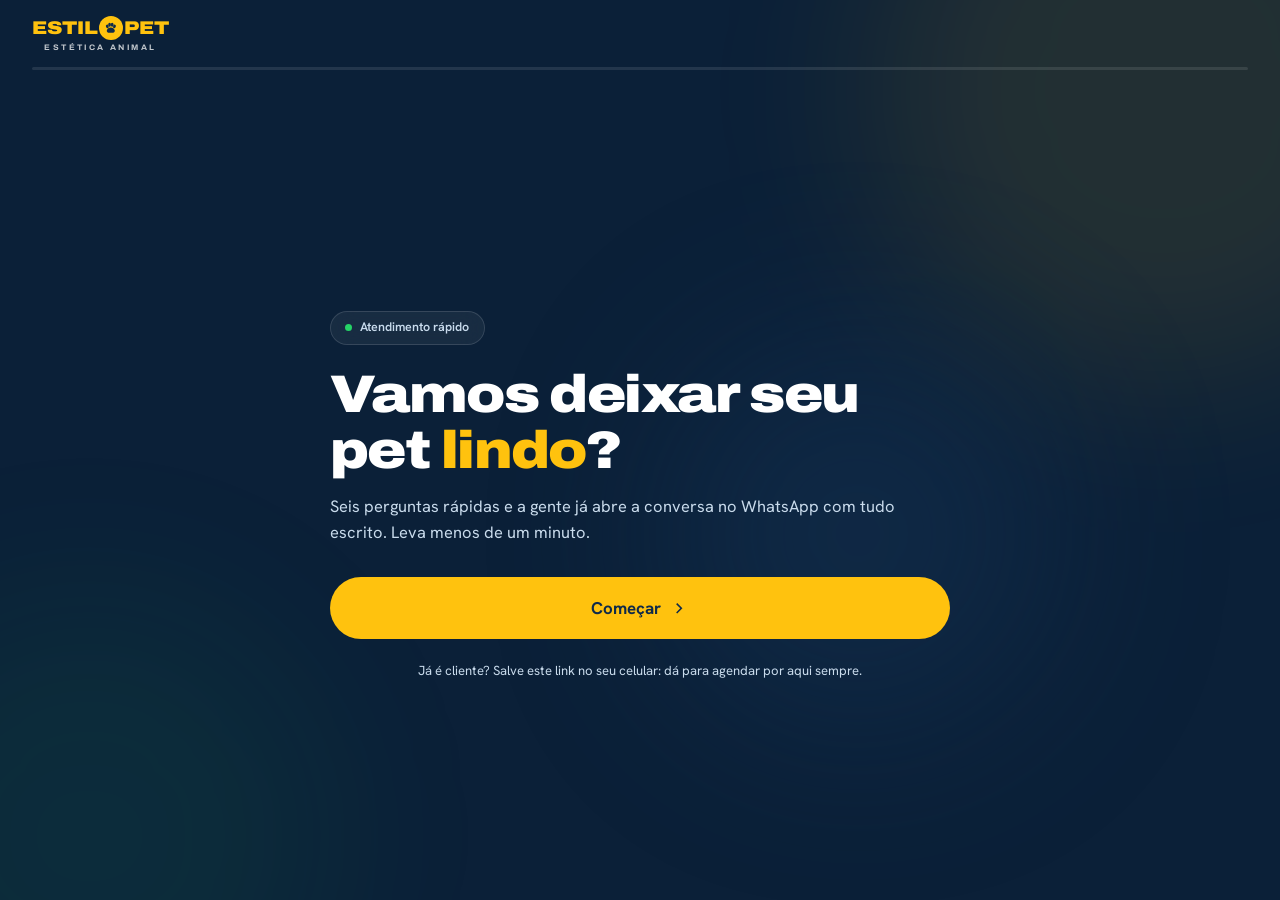
<file: agendar.html>
<!doctype html>
<html lang="pt-BR">
<head>
<meta charset="utf-8">
<meta name="viewport" content="width=device-width, initial-scale=1, viewport-fit=cover">
<title>Agendar na EstiloPet</title>
<meta name="description" content="Monte o atendimento do seu pet em poucos toques e mande direto no WhatsApp da EstiloPet.">
<meta name="theme-color" content="#0B2038">
<meta name="robots" content="noindex">

<link rel="icon" href="data:image/svg+xml,<svg xmlns='http://www.w3.org/2000/svg' viewBox='0 0 100 100'><circle cx='50' cy='50' r='50' fill='%23FFC20E'/><g fill='%230F2A4A'><ellipse cx='28' cy='42' rx='9' ry='12' transform='rotate(-18 28 42)'/><ellipse cx='43' cy='31' rx='9' ry='12.5'/><ellipse cx='60' cy='31' rx='9' ry='12.5'/><ellipse cx='75' cy='42' rx='9' ry='12' transform='rotate(18 75 42)'/><path d='M51 49c12 0 23 8 26 18 3 10-7 17-18 17-4 0-5-1-8-1s-4 1-8 1c-11 0-21-7-18-17 3-10 14-18 26-18Z'/></g></svg>">

<link rel="preload" href="assets/fonts/archivo-latin.woff2" as="font" type="font/woff2" crossorigin>
<link rel="preload" href="assets/fonts/hanken-grotesk-latin.woff2" as="font" type="font/woff2" crossorigin>
<link rel="stylesheet" href="assets/fonts/fonts.css">
<link rel="stylesheet" href="assets/css/agendar.css">
</head>
<body>

<svg width="0" height="0" aria-hidden="true" style="position:absolute">
  <symbol id="paw" viewBox="0 0 100 100">
    <ellipse cx="28" cy="42" rx="9" ry="12" transform="rotate(-18 28 42)"/>
    <ellipse cx="43" cy="31" rx="9" ry="12.5"/>
    <ellipse cx="60" cy="31" rx="9" ry="12.5"/>
    <ellipse cx="75" cy="42" rx="9" ry="12" transform="rotate(18 75 42)"/>
    <path d="M51 49c12 0 23 8 26 18 3 10-7 17-18 17-4 0-5-1-8-1s-4 1-8 1c-11 0-21-7-18-17 3-10 14-18 26-18Z"/>
  </symbol>
  <symbol id="ico-banho" viewBox="0 0 24 24">
    <path d="M4 11V6.2A2.2 2.2 0 0 1 6.2 4c1.02 0 1.87.7 2.12 1.64A2.6 2.6 0 0 1 10 5.2V4h2v1.2a2.6 2.6 0 0 1 1.68.44A2.2 2.2 0 0 1 15.8 4 2.2 2.2 0 0 1 18 6.2V11h2v2H2v-2Z"/>
    <path d="M5 15.6a1 1 0 1 1 2 0v1.9a1 1 0 1 1-2 0Zm3.2 2.1a1 1 0 1 1 2 0v1.9a1 1 0 1 1-2 0Zm3.2-2.1a1 1 0 1 1 2 0v1.9a1 1 0 1 1-2 0Zm3.2 2.1a1 1 0 1 1 2 0v1.9a1 1 0 1 1-2 0Z"/>
  </symbol>
  <symbol id="ico-tesoura" viewBox="0 0 24 24">
    <path d="M9.6 12 4.3 4.9l1.6-1.2 5.4 7.2 5.4-7.2 1.6 1.2L13 12l2.1 2.8a3.4 3.4 0 1 1-1.6 1.2L12 14l-1.5 2a3.4 3.4 0 1 1-1.6-1.2Zm-2.2 4.2a1.6 1.6 0 1 0 0 3.2 1.6 1.6 0 0 0 0-3.2Zm9.2 0a1.6 1.6 0 1 0 0 3.2 1.6 1.6 0 0 0 0-3.2Z"/>
  </symbol>
  <symbol id="ico-maquina" viewBox="0 0 24 24">
    <path d="M7.6 2.4h1.5v3.2H7.6Zm2.65 0h1.5v3.2h-1.5Zm2.65 0h1.5v3.2h-1.5Zm2.65 0h1.5v3.2h-1.5Z"/>
    <rect x="7" y="6" width="10" height="10.6" rx="1.4"/>
    <path d="M11.25 16.6h1.5v1.9c0 1.15.9 2 2.05 2H19v1.5h-4.2c-2 0-3.55-1.5-3.55-3.5Z"/>
  </symbol>
  <symbol id="ico-gota" viewBox="0 0 24 24">
    <path d="M12 2.6c3.6 4.2 6.4 7.6 6.4 11.1A6.4 6.4 0 0 1 5.6 13.7c0-3.5 2.8-6.9 6.4-11.1Zm-2.5 9.1a1 1 0 0 0-2 0 4.5 4.5 0 0 0 4.5 4.5 1 1 0 0 0 0-2 2.5 2.5 0 0 1-2.5-2.5Z"/>
  </symbol>
  <symbol id="ico-escova" viewBox="0 0 24 24">
    <path d="M5.4 3h13.2a1.6 1.6 0 0 1 1.6 1.6v4.8a1.6 1.6 0 0 1-1.6 1.6H5.4a1.6 1.6 0 0 1-1.6-1.6V4.6A1.6 1.6 0 0 1 5.4 3Z"/>
    <path d="M6.2 12.4h1.9v4.3a1 1 0 1 1-1.9 0Zm3.9 0H12v6.3a1 1 0 1 1-1.9 0Zm3.8 0h1.9v4.3a1 1 0 1 1-1.9 0Zm3.9 0h1.9v6.3a1 1 0 1 1-1.9 0Z"/>
  </symbol>
  <symbol id="ico-laco" viewBox="0 0 24 24">
    <path d="M12 9.4c.5-.7 1.1-1.4 1.9-2 1-.9 2.3-1.4 3.6-1.4 1.9 0 3.3 1.3 3.3 3.1v4.8c0 1.8-1.4 3.1-3.3 3.1-1.3 0-2.6-.5-3.6-1.4-.8-.6-1.4-1.3-1.9-2-.5.7-1.1 1.4-1.9 2-1 .9-2.3 1.4-3.6 1.4-1.9 0-3.3-1.3-3.3-3.1V9.1C3.2 7.3 4.6 6 6.5 6c1.3 0 2.6.5 3.6 1.4.8.6 1.4 1.3 1.9 2Zm0 4.7a2.1 2.1 0 1 0 0-4.2 2.1 2.1 0 0 0 0 4.2Z"/>
  </symbol>
  <symbol id="ico-zap" viewBox="0 0 24 24">
    <path d="M12.04 2C6.58 2 2.13 6.45 2.13 11.91c0 1.75.46 3.45 1.32 4.95L2 22l5.25-1.38a9.9 9.9 0 0 0 4.79 1.22h.01c5.46 0 9.91-4.45 9.91-9.91S17.5 2 12.04 2Zm5.8 14.17c-.25.69-1.44 1.31-1.99 1.36-.53.05-1.02.24-3.44-.72-2.9-1.14-4.75-4.1-4.9-4.29-.14-.19-1.17-1.56-1.17-2.97s.74-2.11 1-2.4c.26-.29.57-.36.76-.36l.55.01c.17 0 .41-.07.64.49.25.6.83 2.07.9 2.22.07.15.12.32.02.51-.1.19-.15.31-.29.48l-.44.51c-.15.14-.3.3-.13.59.17.29.75 1.24 1.61 2.01 1.11.99 2.04 1.3 2.33 1.44.29.15.46.12.63-.07.17-.19.73-.85.93-1.15.19-.29.39-.24.65-.14.26.09 1.66.78 1.95.93.29.14.48.21.55.33.07.12.07.7-.18 1.39Z"/>
  </symbol>
  <symbol id="ico-check" viewBox="0 0 24 24">
    <path d="M9.6 16.2 5.4 12l-1.4 1.4 5.6 5.6L20.4 8.2 19 6.8Z"/>
  </symbol>
  <symbol id="ico-volta" viewBox="0 0 24 24">
    <path d="M14.7 5.3 8 12l6.7 6.7 1.4-1.4-5.3-5.3 5.3-5.3z"/>
  </symbol>
</svg>

<!-- luzes ao fundo -->
<div class="fundo" aria-hidden="true">
  <span class="bolha bolha--1"></span>
  <span class="bolha bolha--2"></span>
  <span class="bolha bolha--3"></span>
</div>

<header class="topo">
  <a class="marca" href="index.html">
    <span class="marca__nome">
      <span>ESTIL</span>
      <span class="marca__disco"><svg><use href="#paw"/></svg></span>
      <span>PET</span>
    </span>
    <span class="marca__sub">Estética Animal</span>
  </a>

  <div class="passo-conta" id="passo-conta" hidden>
    <span id="passo-num">1</span><i>de</i><span id="passo-total">6</span>
  </div>
</header>

<div class="trilho" aria-hidden="true"><span class="trilho__cheio" id="trilho"></span></div>

<main class="palco" id="palco">

  <!-- ══ boas-vindas ══ -->
  <section class="tela is-on" data-tela="inicio">
    <div class="tela__meio">
      <span class="selo-topo"><span class="selo-topo__pulso"></span>Atendimento rápido</span>
      <h1 class="titulao">Vamos deixar seu pet <em>lindo</em>?</h1>
      <p class="linha-fina">
        Seis perguntas rápidas e a gente já abre a conversa no WhatsApp com tudo escrito.
        Leva menos de um minuto.
      </p>

      <div class="atalho" id="atalho" hidden>
        <p class="atalho__label">Da última vez</p>
        <button type="button" class="atalho__btn" id="atalho-btn">
          <span class="atalho__pet" id="atalho-pet">Mel</span>
          <span class="atalho__det" id="atalho-det">Shih-tzu · Banho, Hidratação</span>
          <span class="atalho__acao">Repetir <svg viewBox="0 0 24 24" aria-hidden="true"><path d="M9.3 5.3 16 12l-6.7 6.7-1.4-1.4 5.3-5.3-5.3-5.3z"/></svg></span>
        </button>
      </div>

      <button type="button" class="btn btn--grande" data-vai="pet">
        Começar
        <svg class="btn__seta" viewBox="0 0 24 24" aria-hidden="true"><path d="M9.3 5.3 16 12l-6.7 6.7-1.4-1.4 5.3-5.3-5.3-5.3z"/></svg>
      </button>

      <p class="rodapinho">
        Já é cliente? Salve este link no seu celular: dá para agendar por aqui sempre.
      </p>
    </div>
  </section>

  <!-- ══ 1. pet ══ -->
  <section class="tela" data-tela="pet" data-passo="1">
    <div class="tela__meio">
      <p class="pergunta__n">Pergunta 1</p>
      <h2 class="pergunta">Qual o nome do seu pet?</h2>
      <div class="campo-solto">
        <input type="text" id="pet" placeholder="Ex.: Mel" autocomplete="off"
               enterkeyhint="next" maxlength="40" aria-label="Nome do pet">
        <p class="erro" id="erro-pet" role="alert"></p>
      </div>
    </div>
  </section>

  <!-- ══ 2. porte ══ -->
  <section class="tela" data-tela="porte" data-passo="2">
    <div class="tela__meio">
      <p class="pergunta__n">Pergunta 2</p>
      <h2 class="pergunta">Qual o porte dele?</h2>
      <div class="opcoes opcoes--3" id="portes">
        <button type="button" class="opcao" data-valor="Pequeno">
          <span class="opcao__bicho opcao__bicho--p" aria-hidden="true"><svg><use href="#paw"/></svg></span>
          <b>Pequeno</b>
          <i>até 10 kg</i>
        </button>
        <button type="button" class="opcao" data-valor="Médio">
          <span class="opcao__bicho opcao__bicho--m" aria-hidden="true"><svg><use href="#paw"/></svg></span>
          <b>Médio</b>
          <i>10 a 25 kg</i>
        </button>
        <button type="button" class="opcao" data-valor="Grande">
          <span class="opcao__bicho opcao__bicho--g" aria-hidden="true"><svg><use href="#paw"/></svg></span>
          <b>Grande</b>
          <i>acima de 25 kg</i>
        </button>
      </div>
    </div>
  </section>

  <!-- ══ 3. raça ══ -->
  <section class="tela" data-tela="raca" data-passo="3">
    <div class="tela__meio">
      <p class="pergunta__n">Pergunta 3</p>
      <h2 class="pergunta">E a raça?</h2>
      <div class="campo-solto">
        <input type="text" id="raca" placeholder="Ex.: Shih-tzu" autocomplete="off"
               enterkeyhint="next" maxlength="40" aria-label="Raça do pet">
      </div>
      <div class="sugestoes" id="racas"></div>
      <button type="button" class="pular" id="sem-raca">Não sei / sem raça definida</button>
    </div>
  </section>

  <!-- ══ 4. serviços ══ -->
  <section class="tela" data-tela="servicos" data-passo="4">
    <div class="tela__meio">
      <p class="pergunta__n">Pergunta 4</p>
      <h2 class="pergunta">O que ele vai fazer hoje?</h2>
      <p class="ajuda">Pode escolher mais de um.</p>
      <div class="opcoes opcoes--servicos" id="servicos"></div>
      <p class="erro" id="erro-servicos" role="alert"></p>
    </div>
  </section>

  <!-- ══ 5. quando ══ -->
  <section class="tela" data-tela="quando" data-passo="5">
    <div class="tela__meio">
      <p class="pergunta__n">Pergunta 5</p>
      <h2 class="pergunta">Para quando?</h2>
      <div class="dias" id="dias"></div>

      <p class="sub">Horário que você prefere</p>
      <div class="horas" id="horas"></div>
    </div>
  </section>

  <!-- ══ 6. tutor ══ -->
  <section class="tela" data-tela="tutor" data-passo="6">
    <div class="tela__meio">
      <p class="pergunta__n">Pergunta 6</p>
      <h2 class="pergunta">Por último: como te chamamos?</h2>
      <div class="campo-solto">
        <input type="text" id="tutor" placeholder="Seu nome" autocomplete="name"
               enterkeyhint="done" maxlength="40" aria-label="Seu nome">
        <p class="erro" id="erro-tutor" role="alert"></p>
      </div>
      <label class="campo-obs">
        <span>Quer avisar alguma coisa? <i>(opcional)</i></span>
        <textarea id="obs" rows="3" maxlength="300"
                  placeholder="Ex.: tem medo de secador, alergia a shampoo, pelo embolado atrás da orelha…"></textarea>
      </label>
    </div>
  </section>

  <!-- ══ resumo ══ -->
  <section class="tela" data-tela="resumo">
    <div class="tela__meio">
      <div class="pronto">
        <span class="pronto__disco"><svg><use href="#ico-check"/></svg></span>
        <div class="pronto__patas" aria-hidden="true"></div>
      </div>

      <h2 class="titulao titulao--menor">Prontinho, <span id="resumo-tutor">tudo certo</span>!</h2>
      <p class="linha-fina">Confira e mande. A gente responde confirmando o horário.</p>

      <ul class="ficha" id="ficha"></ul>

      <button type="button" class="btn btn--zap btn--grande" id="enviar">
        <svg class="btn__zap" viewBox="0 0 24 24" aria-hidden="true"><use href="#ico-zap"/></svg>
        Mandar no WhatsApp
      </button>
      <button type="button" class="pular" id="recomecar">Começar de novo</button>
    </div>
  </section>

</main>

<footer class="barra" id="barra" hidden>
  <div class="barra__miolo">
    <button type="button" class="barra__voltar" id="voltar" aria-label="Voltar">
      <svg viewBox="0 0 24 24" aria-hidden="true"><use href="#ico-volta"/></svg>
    </button>
    <button type="button" class="btn barra__seguir" id="seguir">
      Continuar
      <svg class="btn__seta" viewBox="0 0 24 24" aria-hidden="true"><path d="M9.3 5.3 16 12l-6.7 6.7-1.4-1.4 5.3-5.3-5.3-5.3z"/></svg>
    </button>
  </div>
</footer>

<script src="assets/js/config.js"></script>
<script src="assets/js/dados.js"></script>
<script src="assets/js/agendar.js"></script>
</body>
</html>
</file>
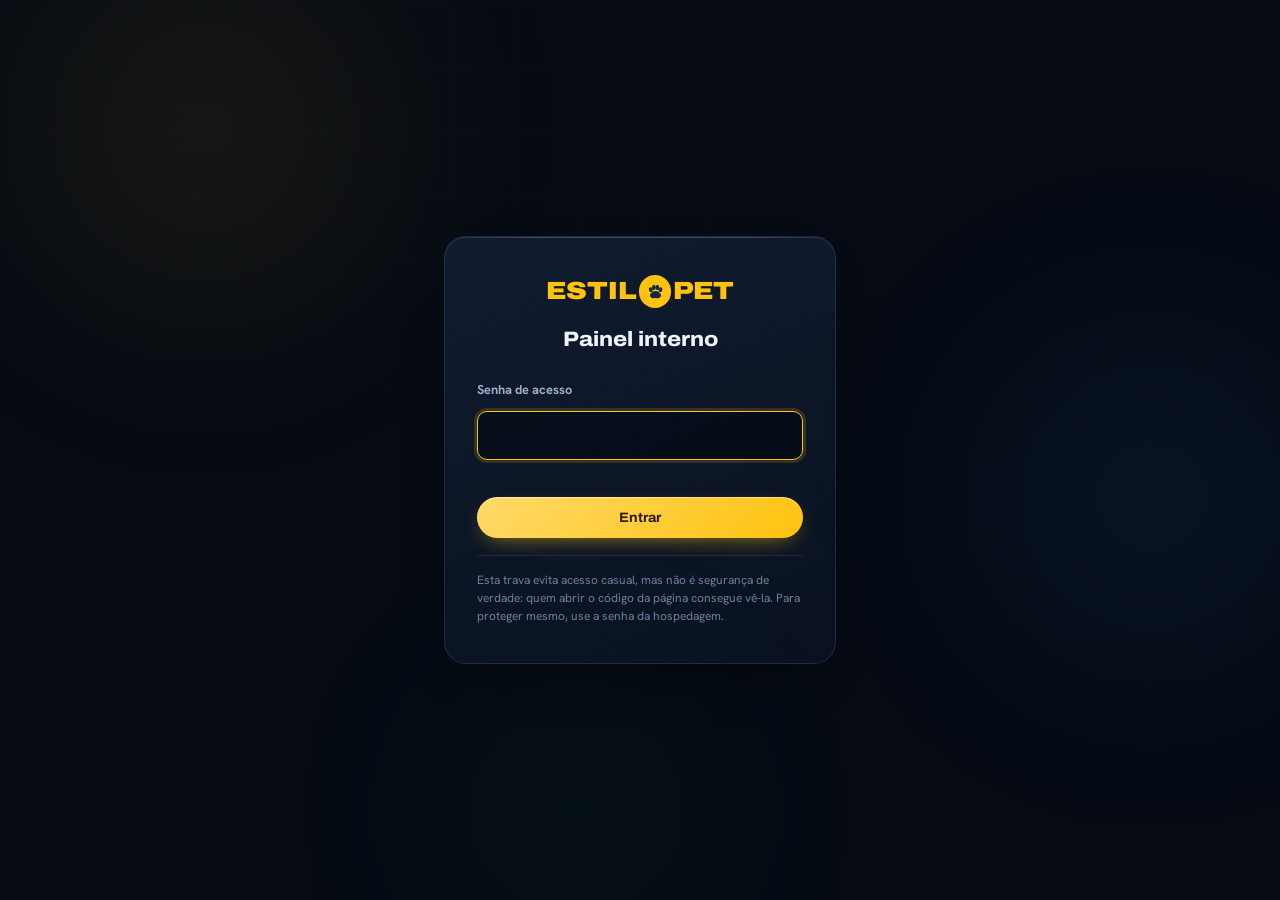
<file: painel.html>
<!doctype html>
<html lang="pt-BR">
<head>
<meta charset="utf-8">
<meta name="viewport" content="width=device-width, initial-scale=1">
<title>Painel EstiloPet</title>
<meta name="robots" content="noindex, nofollow, noarchive">
<meta name="theme-color" content="#060B14">

<link rel="icon" href="data:image/svg+xml,<svg xmlns='http://www.w3.org/2000/svg' viewBox='0 0 100 100'><circle cx='50' cy='50' r='50' fill='%23FFC20E'/><g fill='%230F2A4A'><ellipse cx='28' cy='42' rx='9' ry='12' transform='rotate(-18 28 42)'/><ellipse cx='43' cy='31' rx='9' ry='12.5'/><ellipse cx='60' cy='31' rx='9' ry='12.5'/><ellipse cx='75' cy='42' rx='9' ry='12' transform='rotate(18 75 42)'/><path d='M51 49c12 0 23 8 26 18 3 10-7 17-18 17-4 0-5-1-8-1s-4 1-8 1c-11 0-21-7-18-17 3-10 14-18 26-18Z'/></g></svg>">

<link rel="preload" href="assets/fonts/archivo-latin.woff2" as="font" type="font/woff2" crossorigin>
<link rel="preload" href="assets/fonts/hanken-grotesk-latin.woff2" as="font" type="font/woff2" crossorigin>
<link rel="stylesheet" href="assets/fonts/fonts.css">
<link rel="stylesheet" href="assets/css/painel.css">
</head>
<body>

<svg width="0" height="0" aria-hidden="true" style="position:absolute">
  <symbol id="paw" viewBox="0 0 100 100">
    <ellipse cx="28" cy="42" rx="9" ry="12" transform="rotate(-18 28 42)"/>
    <ellipse cx="43" cy="31" rx="9" ry="12.5"/>
    <ellipse cx="60" cy="31" rx="9" ry="12.5"/>
    <ellipse cx="75" cy="42" rx="9" ry="12" transform="rotate(18 75 42)"/>
    <path d="M51 49c12 0 23 8 26 18 3 10-7 17-18 17-4 0-5-1-8-1s-4 1-8 1c-11 0-21-7-18-17 3-10 14-18 26-18Z"/>
  </symbol>
  <symbol id="i-visao" viewBox="0 0 24 24"><path d="M4 13h6V4H4v9Zm0 7h6v-5H4v5Zm10 0h6V11h-6v9Zm0-16v5h6V4h-6Z"/></symbol>
  <symbol id="i-agenda" viewBox="0 0 24 24"><path d="M7 2v2H5.5A2.5 2.5 0 0 0 3 6.5v13A2.5 2.5 0 0 0 5.5 22h13a2.5 2.5 0 0 0 2.5-2.5v-13A2.5 2.5 0 0 0 18.5 4H17V2h-2v2H9V2H7Zm12 8v9.5a.5.5 0 0 1-.5.5h-13a.5.5 0 0 1-.5-.5V10h14Z"/></symbol>
  <symbol id="i-pets" viewBox="0 0 24 24"><path d="M12 13c-2.7 0-5 1.9-5 4.2 0 1.6 1.3 2.8 3 2.8.8 0 1.3-.3 2-.3s1.2.3 2 .3c1.7 0 3-1.2 3-2.8C17 14.9 14.7 13 12 13ZM6.5 6C5.1 6 4 7.6 4 9.4s1.1 3.1 2.5 3.1S9 11 9 9.4 7.9 6 6.5 6Zm11 0C16.1 6 15 7.6 15 9.4s1.1 3.1 2.5 3.1S20 11 20 9.4 18.9 6 17.5 6ZM12 3C10.6 3 9.5 4.6 9.5 6.4S10.6 9.5 12 9.5s2.5-1.3 2.5-3.1S13.4 3 12 3Z"/></symbol>
  <symbol id="i-ajustes" viewBox="0 0 24 24"><path d="m19.4 13-.1-1 2-1.6-2-3.4-2.4 1a7.6 7.6 0 0 0-1.7-1l-.4-2.5h-4l-.4 2.6c-.6.2-1.2.5-1.7 1l-2.4-1-2 3.4L6.6 12l-.1 1 .1 1-2 1.6 2 3.4 2.4-1c.5.4 1.1.7 1.7 1l.4 2.5h4l.4-2.6c.6-.2 1.2-.5 1.7-1l2.4 1 2-3.4-2-1.6.1-1ZM12 15.5a3.5 3.5 0 1 1 0-7 3.5 3.5 0 0 1 0 7Z"/></symbol>
  <symbol id="i-mais" viewBox="0 0 24 24"><path d="M11 5h2v6h6v2h-6v6h-2v-6H5v-2h6z"/></symbol>
  <symbol id="i-sinc" viewBox="0 0 24 24"><path d="M12 4V1L8 5l4 4V6a6 6 0 0 1 5.2 9l1.5 1.5A8 8 0 0 0 12 4Zm0 14a6 6 0 0 1-5.2-9L5.3 7.5A8 8 0 0 0 12 20v3l4-4-4-4v3Z"/></symbol>
  <symbol id="i-busca" viewBox="0 0 24 24"><path d="M10 2a8 8 0 1 0 4.9 14.32l5.39 5.39 1.42-1.42-5.4-5.38A8 8 0 0 0 10 2Zm0 2a6 6 0 1 1 0 12 6 6 0 0 1 0-12Z"/></symbol>
  <symbol id="i-lapis" viewBox="0 0 24 24"><path d="M3 17.25V21h3.75L17.81 9.94l-3.75-3.75L3 17.25ZM20.71 7.04a1 1 0 0 0 0-1.41l-2.34-2.34a1 1 0 0 0-1.41 0l-1.83 1.83 3.75 3.75 1.83-1.83Z"/></symbol>
  <symbol id="i-lixo" viewBox="0 0 24 24"><path d="M6 19a2 2 0 0 0 2 2h8a2 2 0 0 0 2-2V7H6v12ZM19 4h-3.5l-1-1h-5l-1 1H5v2h14V4Z"/></symbol>
  <symbol id="i-x" viewBox="0 0 24 24"><path d="m12 10.59 5.3-5.3 1.41 1.42-5.3 5.29 5.3 5.3-1.42 1.41-5.29-5.3-5.3 5.3-1.41-1.42 5.3-5.29-5.3-5.3L6.71 5.3z"/></symbol>
  <symbol id="i-ok" viewBox="0 0 24 24"><path d="M9 16.17 4.83 12l-1.42 1.41L9 19 21 7l-1.41-1.41z"/></symbol>
  <symbol id="i-menu" viewBox="0 0 24 24"><path d="M3 6h18v2H3zm0 5h18v2H3zm0 5h18v2H3z"/></symbol>
</svg>

<!-- luzes de fundo -->
<div class="brilhos" aria-hidden="true">
  <span class="brilho brilho--1"></span>
  <span class="brilho brilho--2"></span>
  <span class="brilho brilho--3"></span>
  <span class="grade-fundo"></span>
</div>

<!-- ══ TRAVA ══ -->
<div class="trava" id="trava" hidden>
  <form class="trava__caixa vidro" id="form-trava">
    <span class="trava__logo">
      <span class="logo__word">ESTIL</span>
      <span class="logo__disc"><svg class="logo__paw"><use href="#paw"/></svg></span>
      <span class="logo__word">PET</span>
    </span>
    <h1 class="trava__titulo">Painel interno</h1>
    <label class="trava__label" for="senha">Senha de acesso</label>
    <input class="trava__input" id="senha" type="password" autocomplete="current-password">
    <p class="trava__erro" id="trava-erro" role="alert"></p>
    <button class="btn btn--principal" type="submit">Entrar</button>
    <p class="trava__aviso">
      Esta trava evita acesso casual, mas não é segurança de verdade: quem abrir o
      código da página consegue vê-la. Para proteger mesmo, use a senha da hospedagem.
    </p>
  </form>
</div>

<!-- ══ APP ══ -->
<div class="app" id="app" hidden>

  <!-- lateral -->
  <aside class="lateral" id="lateral">
    <a class="marca" href="/" title="Voltar ao site">
      <span class="marca__disco"><svg class="logo__paw"><use href="#paw"/></svg></span>
      <span class="marca__txt">
        <b>EstiloPet</b>
        <span>Painel interno</span>
      </span>
    </a>

    <nav class="menu" aria-label="Seções do painel">
      <span class="menu__k">Geral</span>
      <button class="menu__b is-on" data-vista="visao">
        <svg><use href="#i-visao"/></svg> Visão geral
      </button>
      <button class="menu__b" data-vista="agenda">
        <svg><use href="#i-agenda"/></svg> Pedidos
        <span class="menu__selo" id="selo-novos" hidden>0</span>
      </button>
      <span class="menu__k">Clientes</span>
      <button class="menu__b" data-vista="pets">
        <svg><use href="#i-pets"/></svg> Pets e raças
      </button>
      <span class="menu__k">Sistema</span>
      <button class="menu__b" data-vista="ajustes">
        <svg><use href="#i-ajustes"/></svg> Ajustes
      </button>
    </nav>

    <div class="conexao" id="conexao">
      <span class="conexao__ponto"></span>
      <span class="conexao__txt">Verificando…</span>
    </div>
  </aside>

  <div class="lateral__fundo" id="lateral-fundo" hidden></div>

  <!-- principal -->
  <div class="principal">
    <header class="topo">
      <button class="so-mobile botao-icone" id="abrir-menu" aria-label="Abrir menu">
        <svg><use href="#i-menu"/></svg>
      </button>

      <div class="topo__titulo">
        <h1 id="titulo-vista">Visão geral</h1>
        <p id="sub-vista">Os pedidos que chegaram pelo site</p>
      </div>

      <div class="topo__acoes">
        <div class="periodo" role="group" aria-label="Período">
          <span class="periodo__brilho" id="periodo-brilho"></span>
          <button class="periodo__b" data-dias="7">7d</button>
          <button class="periodo__b is-on" data-dias="30">30d</button>
          <button class="periodo__b" data-dias="90">90d</button>
          <button class="periodo__b" data-dias="365">1a</button>
          <button class="periodo__b" data-dias="0">Tudo</button>
        </div>
        <span class="aovivo" id="aovivo" title="O painel se atualiza sozinho">
          <span class="aovivo__ponto" aria-hidden="true"></span>
          <span class="aovivo__txt" id="aovivo-txt">agora</span>
        </span>
        <button class="botao-icone" id="btn-sinc" title="Buscar pedidos novos" aria-label="Buscar pedidos novos">
          <svg><use href="#i-sinc"/></svg>
        </button>
        <button class="btn btn--principal" id="btn-novo">
          <svg class="ico"><use href="#i-mais"/></svg>
          <span class="so-largo">Novo</span>
        </button>
      </div>
    </header>

    <main class="conteudo">

      <!-- estado vazio -->
      <section class="vazio vidro" id="vazio" hidden>
        <span class="vazio__disco"><svg><use href="#paw"/></svg></span>
        <h2>Ainda não chegou nenhum pedido</h2>
        <p>
          Assim que alguém preencher o formulário do site e enviar para o WhatsApp,
          o pedido aparece aqui na hora, com pet, raça, porte, serviços e horário.
        </p>
        <div class="vazio__acoes">
          <button class="btn btn--principal" id="btn-exemplo">Ver com dados de exemplo</button>
          <button class="btn btn--vidro" id="btn-novo-2">Lançar um à mão</button>
        </div>
        <p class="vazio__nota" id="vazio-nota"></p>
      </section>

      <!-- ══ VISÃO GERAL ══ -->
      <section class="vista" data-vista="visao" hidden>

        <div class="kpis" id="kpis"></div>

        <div class="grade grade--2-1">
          <article class="cartao vidro">
            <header class="cartao__topo">
              <div>
                <h2 class="cartao__titulo">Movimento</h2>
                <p class="cartao__sub">Pedidos por dia, incluindo o que está marcado à frente</p>
              </div>
              <div class="legenda" id="legenda-movimento"></div>
            </header>
            <div class="viz" id="viz-movimento"></div>
          </article>

          <article class="cartao vidro">
            <header class="cartao__topo">
              <div>
                <h2 class="cartao__titulo">Chegando agora</h2>
                <p class="cartao__sub">Os últimos pedidos que entraram</p>
              </div>
            </header>
            <div class="chegando" id="chegando"></div>
          </article>
        </div>

        <div class="grade grade--1-1">
          <article class="cartao vidro">
            <header class="cartao__topo">
              <div>
                <h2 class="cartao__titulo">Horários de pico</h2>
                <p class="cartao__sub">Quando a loja enche</p>
              </div>
            </header>
            <div class="viz" id="viz-horas"></div>
          </article>

          <article class="cartao vidro">
            <header class="cartao__topo">
              <div>
                <h2 class="cartao__titulo">Dias da semana</h2>
                <p class="cartao__sub">Movimento por dia</p>
              </div>
            </header>
            <div class="viz" id="viz-semana"></div>
          </article>
        </div>

        <article class="cartao vidro">
          <header class="cartao__topo">
            <div>
              <h2 class="cartao__titulo">Serviços mais pedidos</h2>
              <p class="cartao__sub">Um agendamento pode ter mais de um</p>
            </div>
          </header>
          <div class="viz" id="viz-servicos"></div>
        </article>
      </section>

      <!-- ══ AGENDAMENTOS ══ -->
      <section class="vista" data-vista="agenda" hidden>
        <article class="cartao vidro">
          <header class="cartao__topo cartao__topo--ferramentas">
            <div>
              <h2 class="cartao__titulo">Pedidos recebidos</h2>
              <p class="cartao__sub" id="tabela-contagem"></p>
            </div>
            <div class="ferramentas">
              <label class="busca">
                <svg class="ico"><use href="#i-busca"/></svg>
                <input type="search" id="busca" placeholder="Buscar pet, tutor ou raça…" aria-label="Buscar">
              </label>
              <button class="btn btn--vidro" id="btn-csv">CSV</button>
              <button class="btn btn--vidro" id="btn-backup">Backup</button>
            </div>
          </header>


          <div class="tabela-rolagem">
            <table class="tabela">
              <thead>
                <tr>
                  <th><button class="ordenar" data-col="data">Quando</button></th>
                  <th><button class="ordenar" data-col="pet">Pet</button></th>
                  <th><button class="ordenar" data-col="raca">Raça</button></th>
                  <th><button class="ordenar" data-col="porte">Porte</button></th>
                  <th>Serviços</th>
                  <th><button class="ordenar" data-col="tutor">Tutor</button></th>
                  <th class="num"><button class="ordenar" data-col="valor">Valor</button></th>
                  <th><span class="sr">Ações</span></th>
                </tr>
              </thead>
              <tbody id="corpo-tabela"></tbody>
            </table>
          </div>
          <div class="paginacao" id="paginacao"></div>
        </article>
      </section>

      <!-- ══ PETS E RAÇAS ══ -->
      <section class="vista" data-vista="pets" hidden>
        <div class="grade grade--1-1">
          <article class="cartao vidro">
            <header class="cartao__topo">
              <div>
                <h2 class="cartao__titulo">Porte</h2>
                <p class="cartao__sub">Distribuição dos pets atendidos</p>
              </div>
            </header>
            <div class="viz viz--rosca" id="viz-porte"></div>
          </article>

          <article class="cartao vidro">
            <header class="cartao__topo">
              <div>
                <h2 class="cartao__titulo">Raças mais atendidas</h2>
                <p class="cartao__sub">As dez primeiras do período</p>
              </div>
            </header>
            <div class="viz" id="viz-racas"></div>
          </article>
        </div>

        <article class="cartao vidro">
          <header class="cartao__topo">
            <div>
              <h2 class="cartao__titulo">Raça por porte</h2>
              <p class="cartao__sub">Quantos pets de cada porte, em cada raça</p>
            </div>
            <div class="legenda" id="legenda-porte"></div>
          </header>
          <div class="viz" id="viz-raca-porte"></div>
        </article>

        <article class="cartao vidro">
          <header class="cartao__topo">
            <div>
              <h2 class="cartao__titulo">Clientes que mais voltam</h2>
              <p class="cartao__sub">Pets com mais de uma visita no período</p>
            </div>
          </header>
          <div class="viz" id="viz-fieis"></div>
        </article>
      </section>

      <!-- ══ AJUSTES ══ -->
      <section class="vista" data-vista="ajustes" hidden>
        <article class="cartao vidro">
          <header class="cartao__topo">
            <div>
              <h2 class="cartao__titulo">Ligação com o site</h2>
              <p class="cartao__sub">De onde o painel está lendo os agendamentos</p>
            </div>
          </header>
          <div class="estado-conexao" id="estado-conexao"></div>
        </article>

        <div class="grade grade--1-1">
          <article class="cartao vidro">
            <header class="cartao__topo">
              <div>
                <h2 class="cartao__titulo">Backup</h2>
                <p class="cartao__sub">Guarde uma cópia de vez em quando</p>
              </div>
            </header>
            <p class="texto">
              Os dados ficam neste navegador. Limpar os dados do navegador apaga tudo,
              então vale baixar um backup e guardar.
            </p>
            <div class="linha-botoes">
              <button class="btn btn--principal" id="btn-backup-2">Baixar backup</button>
              <button class="btn btn--vidro" id="btn-importar">Importar backup</button>
              <input type="file" id="arquivo" accept="application/json" hidden>
            </div>
          </article>

          <article class="cartao vidro cartao--perigo">
            <header class="cartao__topo">
              <div>
                <h2 class="cartao__titulo">Zona de risco</h2>
                <p class="cartao__sub">Não dá para desfazer</p>
              </div>
            </header>
            <p class="texto">
              Apaga todos os agendamentos deste navegador. Faça um backup antes se
              quiser guardar o histórico.
            </p>
            <div class="linha-botoes">
              <button class="btn btn--perigo" id="btn-limpar">Apagar todos os dados</button>
            </div>
          </article>
        </div>
      </section>

    </main>
  </div>
</div>

<!-- ══ MODAL ══ -->
<dialog class="modal" id="modal">
  <form class="modal__form" id="form-atendimento" method="dialog" novalidate>
    <header class="modal__topo">
      <h2 id="modal-titulo">Novo pedido</h2>
      <button class="botao-icone" type="button" id="fechar-modal" aria-label="Fechar">
        <svg><use href="#i-x"/></svg>
      </button>
    </header>

    <input type="hidden" id="f-id">

    <div class="modal__grade">
      <div class="campo">
        <label for="f-data">Data <span class="req">*</span></label>
        <input id="f-data" type="date">
      </div>
      <div class="campo">
        <label for="f-hora">Horário</label>
        <input id="f-hora" type="time" step="900">
      </div>
      <div class="campo">
        <label for="f-pet">Nome do pet <span class="req">*</span></label>
        <input id="f-pet" type="text" placeholder="Ex.: Mel">
      </div>
      <div class="campo">
        <label for="f-raca">Raça</label>
        <input id="f-raca" type="text" list="lista-racas" placeholder="Ex.: Shih-tzu">
      </div>
      <div class="campo">
        <label for="f-porte">Porte</label>
        <select id="f-porte">
          <option>Pequeno</option><option>Médio</option><option>Grande</option>
        </select>
      </div>
      <div class="campo">
        <label for="f-tutor">Tutor</label>
        <input id="f-tutor" type="text" placeholder="Ex.: Maria">
      </div>

      <fieldset class="campo campo--largo">
        <legend>Serviços</legend>
        <div class="fichas" id="fichas-servicos"></div>
      </fieldset>

      <div class="campo">
        <label for="f-valor">Valor (R$)</label>
        <input id="f-valor" type="number" min="0" step="0.01" placeholder="0,00">
        <button class="mini-link" type="button" id="btn-sugerir">Sugerir pelo porte</button>
      </div>

      <div class="campo campo--largo">
        <label for="f-obs">Observações</label>
        <textarea id="f-obs" rows="2" placeholder="Opcional"></textarea>
      </div>
    </div>

    <p class="modal__erro" id="modal-erro" role="alert"></p>

    <footer class="modal__rodape">
      <button class="btn btn--vidro" type="button" id="cancelar">Cancelar</button>
      <button class="btn btn--principal" type="submit" id="salvar">Salvar</button>
    </footer>
  </form>
</dialog>

<datalist id="lista-racas"></datalist>
<div class="dica" id="dica" role="status" aria-live="polite" hidden></div>
<div class="aviso" id="aviso" role="status" aria-live="polite" hidden></div>

<script src="assets/js/config.js"></script>
<script src="assets/js/dados.js"></script>
<script src="assets/js/painel.js"></script>
</body>
</html>
</file>
<file: assets/fonts/fonts.css>
/* Archivo + Hanken Grotesk — variáveis, self-hosted (subsets latin e latin-ext) */

@font-face {
  font-family: 'Archivo';
  font-style: normal;
  font-weight: 400 900;
  font-stretch: 75% 125%;
  font-display: swap;
  src: url(archivo-latin-ext.woff2) format('woff2');
  unicode-range: U+0100-02BA, U+02BD-02C5, U+02C7-02CC, U+02CE-02D7, U+02DD-02FF, U+0304, U+0308, U+0329, U+1D00-1DBF, U+1E00-1E9F, U+1EF2-1EFF, U+2020, U+20A0-20AB, U+20AD-20C0, U+2113, U+2C60-2C7F, U+A720-A7FF;
}

@font-face {
  font-family: 'Archivo';
  font-style: normal;
  font-weight: 400 900;
  font-stretch: 75% 125%;
  font-display: swap;
  src: url(archivo-latin.woff2) format('woff2');
  unicode-range: U+0000-00FF, U+0131, U+0152-0153, U+02BB-02BC, U+02C6, U+02DA, U+02DC, U+0304, U+0308, U+0329, U+2000-206F, U+20AC, U+2122, U+2191, U+2193, U+2212, U+2215, U+FEFF, U+FFFD;
}

@font-face {
  font-family: 'Hanken Grotesk';
  font-style: normal;
  font-weight: 400 800;
  font-display: swap;
  src: url(hanken-grotesk-latin-ext.woff2) format('woff2');
  unicode-range: U+0100-02BA, U+02BD-02C5, U+02C7-02CC, U+02CE-02D7, U+02DD-02FF, U+0304, U+0308, U+0329, U+1D00-1DBF, U+1E00-1E9F, U+1EF2-1EFF, U+2020, U+20A0-20AB, U+20AD-20C0, U+2113, U+2C60-2C7F, U+A720-A7FF;
}

@font-face {
  font-family: 'Hanken Grotesk';
  font-style: normal;
  font-weight: 400 800;
  font-display: swap;
  src: url(hanken-grotesk-latin.woff2) format('woff2');
  unicode-range: U+0000-00FF, U+0131, U+0152-0153, U+02BB-02BC, U+02C6, U+02DA, U+02DC, U+0304, U+0308, U+0329, U+2000-206F, U+20AC, U+2122, U+2191, U+2193, U+2212, U+2215, U+FEFF, U+FFFD;
}
</file>
<file: assets/css/style.css>
/* ═══════════════════════════════════════════════════════════
   EstiloPet — Estética Animal
   Paleta tirada da fachada e da parede do salão:
   azul-marinho da placa, amarelo da pata, branco da parede.
   ═══════════════════════════════════════════════════════════ */

:root{
  --navy:        #0F2A4A;
  --navy-deep:   #071A2E;
  --navy-soft:   #17385C;
  --navy-line:   #24486F;

  --yellow:      #FFC20E;
  --yellow-deep: #E5A400;
  --yellow-soft: #FFE9A8;

  --white:       #FFFFFF;
  --porcelain:   #EFF4F8;
  --ink:         #0B1F36;
  --muted:       #5C6F84;
  --muted-light: #A9BFD4;

  --zap:         #25D366;
  --zap-dark:    #1EB855;

  --wrap: 1200px;
  --r-sm: 10px;
  --r-md: 18px;
  --r-lg: 28px;

  --ease: cubic-bezier(.22,.61,.36,1);
  --ease-out: cubic-bezier(.16,1,.3,1);
  --ease-soft: cubic-bezier(.25,.8,.25,1);
  --ease-suave: cubic-bezier(.22,.68,.24,1);

  --shadow-sm: 0 2px 8px rgba(11,31,54,.08);
  --shadow-md: 0 14px 34px -12px rgba(11,31,54,.22);
  --shadow-lg: 0 30px 70px -24px rgba(7,26,46,.5);
}

/* ── reset ─────────────────────────────────────────────── */
*,*::before,*::after{ box-sizing:border-box; }
html{ -webkit-text-size-adjust:100%; }
/* sem JS, o navegador ainda rola suave nas âncoras */
html:not(.js){ scroll-behavior:smooth; }
body{
  margin:0;
  background:var(--white);
  color:var(--ink);
  font-family:"Hanken Grotesk","Segoe UI",system-ui,sans-serif;
  font-size:clamp(1rem,.96rem + .2vw,1.075rem);
  line-height:1.65;
  -webkit-font-smoothing:antialiased;
  overflow-x:hidden;
}
img{ max-width:100%; height:auto; display:block; }
a{ color:inherit; }
button,input,textarea,select{ font:inherit; color:inherit; }
h1,h2,h3{ margin:0; line-height:1.04; }
p{ margin:0; }
ul,ol{ margin:0; padding:0; list-style:none; }
fieldset{ margin:0; padding:0; border:0; min-width:0; }
legend{ padding:0; }

::selection{ background:var(--yellow); color:var(--navy); }

:focus-visible{
  outline:3px solid var(--yellow);
  outline-offset:3px;
  border-radius:4px;
}

.skip{
  position:absolute; left:-9999px; top:0; z-index:200;
  background:var(--yellow); color:var(--navy);
  padding:.75rem 1.25rem; font-weight:700; border-radius:0 0 var(--r-sm) 0;
}
.skip:focus{ left:0; }

.wrap{ width:min(100% - 2.5rem, var(--wrap)); margin-inline:auto; }

/* ── tipografia de display ─────────────────────────────── */
.sec__title,
.hero__title,
.card__title,
.step__title,
.logo__word,
.marquee b,
.btn{
  font-family:Archivo,"Archivo Expanded","Segoe UI",system-ui,sans-serif;
  font-stretch:112%;
}

.eyebrow{
  display:inline-flex; align-items:center; gap:.6rem;
  font-family:Archivo,system-ui,sans-serif;
  font-stretch:100%;
  font-size:.72rem; font-weight:700; letter-spacing:.19em; text-transform:uppercase;
  color:var(--yellow); margin-bottom:1.15rem;
}
.eyebrow--dark{ color:var(--navy); }
.eyebrow__dot{
  width:9px; height:9px; border-radius:50%;
  background:var(--yellow); flex:none;
}
.eyebrow--dark .eyebrow__dot{ background:var(--yellow); box-shadow:0 0 0 3px rgba(255,194,14,.28); }

/* ── botões ────────────────────────────────────────────── */
.btn{
  --btn-bg:var(--yellow); --btn-fg:var(--navy);
  display:inline-flex; align-items:center; justify-content:center; gap:.6rem;
  background:var(--btn-bg); color:var(--btn-fg);
  font-weight:700; font-size:.94rem; letter-spacing:.005em;
  padding:.78rem 1.35rem; border:0; border-radius:100px;
  text-decoration:none; cursor:pointer; white-space:nowrap;
  transition:transform .22s var(--ease), box-shadow .22s var(--ease), background-color .22s var(--ease);
}
.btn:hover{ transform:translateY(-2px); }
.btn:active{ transform:translateY(0); }
.btn--lg{ padding:1rem 1.7rem; font-size:1.02rem; }
.btn--block{ width:100%; white-space:normal; }

.btn--zap{ --btn-bg:var(--zap); --btn-fg:#06331A; box-shadow:0 10px 26px -10px rgba(37,211,102,.75); }
.btn--zap:hover{ --btn-bg:var(--zap-dark); box-shadow:0 16px 34px -12px rgba(37,211,102,.85); }
.btn--yellow{ --btn-bg:var(--yellow); --btn-fg:var(--navy); box-shadow:0 10px 26px -12px rgba(229,164,0,.9); }
.btn--yellow:hover{ --btn-bg:var(--yellow-deep); }
.btn--ghost{
  --btn-bg:transparent; --btn-fg:var(--white);
  box-shadow:inset 0 0 0 1.5px rgba(255,255,255,.32);
}
.btn--ghost:hover{ --btn-bg:rgba(255,255,255,.09); box-shadow:inset 0 0 0 1.5px rgba(255,255,255,.6); }

.ico-zap{ width:1.15em; height:1.15em; fill:currentColor; flex:none; }

/* ── logo ──────────────────────────────────────────────── */
.logo{ display:inline-flex; flex-direction:column; align-items:center; gap:.14rem; text-decoration:none; flex:none; }
.logo__mark{ display:flex; align-items:center; gap:.06em; }
.logo__word{
  font-size:1.45rem; font-weight:900; letter-spacing:-.005em;
  color:var(--yellow); font-stretch:118%;
  line-height:1;
}
.logo__disc{
  width:1.32em; height:1.32em; font-size:1.45rem;
  display:grid; place-items:center; border-radius:50%;
  background:var(--yellow); flex:none;
  transition:transform .5s var(--ease-out);
}
.logo__paw{ width:64%; height:64%; fill:var(--navy); }
.logo:hover .logo__disc{ transform:rotate(-14deg) scale(1.06); }
.logo__sub{
  font-family:Archivo,system-ui,sans-serif; font-stretch:100%;
  font-size:.545rem; font-weight:700; letter-spacing:.36em; text-transform:uppercase;
  color:var(--white); opacity:.75;
  text-indent:.36em;   /* compensa o espaço final do letter-spacing */
}

/* ── navegação ─────────────────────────────────────────── */
.nav{
  position:sticky; top:0; z-index:100;
  background:var(--navy);
  transition:box-shadow .3s var(--ease), background-color .3s var(--ease);
}
.nav.is-stuck{ background:#0A1E36; box-shadow:0 10px 30px -18px rgba(0,0,0,.9); }
.nav__inner{ display:flex; align-items:center; gap:1.5rem; padding:.85rem 0; }
.nav__links{ display:flex; gap:1.9rem; margin-left:auto; }
.nav__links a{
  position:relative; text-decoration:none; color:var(--white);
  font-size:.94rem; font-weight:500; opacity:.85;
  transition:opacity .2s var(--ease);
}
.nav__links a::after{
  content:""; position:absolute; left:0; bottom:-6px;
  width:100%; height:2px; background:var(--yellow);
  transform:scaleX(0); transform-origin:left;
  transition:transform .3s var(--ease);
}
.nav__links a:hover{ opacity:1; }
.nav__links a:hover::after{ transform:scaleX(1); }

.burger{ display:none; background:none; border:0; padding:.5rem; cursor:pointer; margin-left:auto; }
.burger span{ display:block; width:24px; height:2px; background:var(--white); border-radius:2px; transition:transform .3s var(--ease), opacity .2s var(--ease); }
.burger span + span{ margin-top:5px; }
.burger[aria-expanded="true"] span:nth-child(1){ transform:translateY(7px) rotate(45deg); }
.burger[aria-expanded="true"] span:nth-child(2){ opacity:0; }
.burger[aria-expanded="true"] span:nth-child(3){ transform:translateY(-7px) rotate(-45deg); }

.menu-mobile[hidden]{ display:none; }
.menu-mobile{
  display:flex; flex-direction:column; gap:.35rem;
  padding:.5rem 1.25rem 1.5rem;
  background:var(--navy); border-top:1px solid var(--navy-line);
}
.menu-mobile a{
  text-decoration:none; color:var(--white); padding:.7rem 0;
  font-size:1.05rem; font-weight:500;
  border-bottom:1px solid rgba(255,255,255,.08);
}
.menu-mobile .btn{ margin-top:.9rem; border-bottom:0; justify-content:center; color:#06331A; }

/* ── hero ──────────────────────────────────────────────── */
.hero{
  position:relative; overflow:hidden; isolation:isolate;
  background:
    radial-gradient(80% 70% at 8% 92%, rgba(37,211,102,.08), transparent 60%),
    var(--navy);
  color:var(--white);
  padding:clamp(3.5rem,7vw,6.5rem) 0 clamp(4rem,7vw,7rem);
  min-height:min(88vh,760px); display:grid; align-items:center;
}
.hero__inner{
  display:grid; grid-template-columns:minmax(0,1fr) minmax(0,.82fr);
  gap:clamp(2rem,5vw,4.5rem); align-items:center;
}
.hero__copy{ position:relative; z-index:2; }

/* ── o filme ao fundo ──────────────────────────────────────
   Ele ocupa a metade direita, mas não termina nela: o azul
   escuro vem por cima em degradê e vai sumindo para a direita.
   É isso que evita a divisão no meio, com o vídeo de um lado
   e a área de texto do outro.                                */
.hero__fundo{
  position:absolute; inset:0 0 0 auto;
  width:clamp(50%,58%,64%); z-index:0; pointer-events:none;
}
.hero__video{
  width:100%; height:100%; object-fit:cover; display:block;
  filter:saturate(1.08) contrast(1.03) brightness(1.08);
  /* aparece por cima do pôster sem piscar quando termina de carregar */
  opacity:0; transition:opacity .8s var(--ease-suave);
}
.hero__video.is-pronto{ opacity:1; }
.hero__veu{
  position:absolute; inset:0;
  background:
    /* o azul entrando pela esquerda, chapado no começo e
       ralo já na metade do vídeo */
    linear-gradient(to right,
      var(--navy) 0%,
      rgba(15,42,74,.94) 13%,
      rgba(15,42,74,.62) 30%,
      rgba(15,42,74,.28) 52%,
      rgba(15,42,74,.08) 78%,
      rgba(15,42,74,.02) 100%),
    /* e um pouco por cima e por baixo, para o filme não bater
       seco nas bordas da seção */
    linear-gradient(to bottom,
      rgba(15,42,74,.4), transparent 22%, transparent 72%, rgba(15,42,74,.48)),
    /* o amarelo da casa, de leve, para o quadro não ficar frio */
    radial-gradient(70% 55% at 76% 22%, rgba(255,194,14,.14), transparent 62%);
}
/* enquanto o arquivo não chega, o pôster já é o fundo */
.hero__fundo{ background:#0A1E36 center/cover no-repeat; }

/* selo discreto no canto do filme */
.hero__selo{
  position:absolute; right:clamp(1rem,4vw,3rem); bottom:clamp(1rem,3vw,2.2rem);
  z-index:2; display:inline-flex; align-items:center; gap:.5rem;
  background:rgba(8,22,40,.6);
  -webkit-backdrop-filter:blur(10px); backdrop-filter:blur(10px);
  border:1px solid rgba(255,255,255,.16);
  color:var(--white); font-size:.76rem; font-weight:600;
  padding:.45rem .9rem; border-radius:100px; white-space:nowrap;
}
.hero__pulso{
  width:7px; height:7px; border-radius:50%; background:var(--yellow); flex:none;
  box-shadow:0 0 0 0 rgba(255,194,14,.65);
  animation:pulso 2.4s ease-out infinite;
}
@keyframes pulso{
  0%  { box-shadow:0 0 0 0 rgba(255,194,14,.6); }
  70% { box-shadow:0 0 0 9px rgba(255,194,14,0); }
  100%{ box-shadow:0 0 0 0 rgba(255,194,14,0); }
}
.hero__title{
  font-size:clamp(2.6rem,5.6vw,4.7rem);
  font-weight:900; letter-spacing:-.028em;
  font-stretch:116%;
  margin-bottom:1.5rem;
}
.hero__title .line{ display:block; overflow:hidden; }
.hero__title em{
  font-style:normal; position:relative; color:var(--yellow);
  white-space:nowrap;
}
.hero__title em::after{
  content:""; position:absolute; left:0; right:0; bottom:.06em;
  height:.085em; background:var(--yellow); border-radius:100px;
  transform:scaleX(0); transform-origin:left;
  animation:underline 1s var(--ease-out) 1.1s forwards;
}
.hero__lead{
  font-size:clamp(1.03rem,.98rem + .35vw,1.2rem);
  color:#C9DBEC; max-width:46ch; margin-bottom:2.1rem;
}
.hero__actions{ display:flex; flex-wrap:wrap; gap:.85rem; margin-bottom:2.4rem; }
.hero__facts{
  display:flex; flex-wrap:wrap; gap:.6rem 1.7rem;
  padding-top:1.5rem; border-top:1px solid rgba(255,255,255,.15);
}
.hero__facts li{
  position:relative; padding-left:1.5rem;
  font-size:.9rem; color:#B7CCE0;
}
.hero__facts li::before{
  content:""; position:absolute; left:0; top:.62em;
  width:8px; height:8px; border-radius:50%; background:var(--yellow);
}

/* patas flutuando ao fundo */
.hero__paws{ position:absolute; inset:0; pointer-events:none; z-index:1; }
.drift{
  position:absolute; fill:var(--white); opacity:.05;
  animation:drift 16s ease-in-out infinite;
}
.drift--1{ width:120px; height:120px; top:12%;  left:4%;  animation-delay:0s;   transform:rotate(-18deg); }
.drift--2{ width:74px;  height:74px;  top:64%;  left:16%; animation-delay:-4s;  transform:rotate(22deg); }
.drift--3{ width:96px;  height:96px;  top:22%;  right:6%; animation-delay:-8s;  transform:rotate(12deg); }
.drift--4{ width:58px;  height:58px;  bottom:12%; right:22%; animation-delay:-12s; transform:rotate(-28deg); }

/* ── o disco: a parede amarela virou moldura ───────────── */
.hero__stage{ display:grid; place-items:center; }
.disc{
  position:relative; width:min(100%,440px); aspect-ratio:1;
}
.disc__ring{
  position:absolute; inset:-7%; width:114%; height:114%;
  color:rgba(255,194,14,.55);
  pointer-events:none;
}
/* gira o círculo dentro do SVG, não o SVG.
   Um quadrado girando tem caixa até 41% maior, e era ela que
   empurrava a largura da página fora do topo. */
.disc__ring circle{
  transform-box:view-box; transform-origin:50% 50%;
  animation:spin 46s linear infinite;
}
.disc__plate{
  position:absolute; inset:0; border-radius:50%;
  background:var(--yellow);
  box-shadow:0 40px 90px -30px rgba(0,0,0,.65);
}
.disc__photo{
  position:absolute; inset:3.6%;
  width:92.8%; height:92.8%;
  border-radius:50%; object-fit:cover; object-position:50% 32%;
}
.disc__tag{
  position:absolute; left:50%; bottom:-.7rem; transform:translateX(-50%);
  background:var(--white); color:var(--navy);
  font-family:Archivo,system-ui,sans-serif; font-stretch:100%;
  font-size:.74rem; font-weight:700; letter-spacing:.06em;
  padding:.5rem 1.05rem; border-radius:100px; white-space:nowrap;
  box-shadow:var(--shadow-md);
}

/* ── letreiro rolante ──────────────────────────────────── */
.marquee{
  background:var(--yellow); color:var(--navy);
  padding:.85rem 0; overflow:hidden;
  contain:paint;   /* sem isto o letreiro empurra a largura da página */
  border-top:3px solid var(--navy-deep); border-bottom:3px solid var(--navy-deep);
}
.marquee__track{ display:flex; width:max-content; animation:slide 38s linear infinite; }
.marquee__set{ display:flex; align-items:center; flex:none; }
.marquee b{
  font-size:1.02rem; font-weight:800; letter-spacing:.02em;
  text-transform:uppercase; font-stretch:108%;
}
.marquee__paw{ width:17px; height:17px; fill:var(--navy); opacity:.55; margin:0 1.6rem; flex:none; }

/* ── seções ────────────────────────────────────────────── */
.sec{ padding:clamp(4rem,8vw,7rem) 0; }
.hero,.sec{ scroll-margin-top:5.5rem; }
.sec--light{ background:var(--porcelain); color:var(--ink); }
.sec--navy{ background:var(--navy); color:var(--white); }

.sec__head{ max-width:56ch; margin-bottom:clamp(2.4rem,4.5vw,3.6rem); }
.sec__title{
  font-size:clamp(1.95rem,1.35rem + 2.2vw,2.95rem);
  font-weight:900; letter-spacing:-.024em; text-wrap:balance;
  font-stretch:112%;
  margin-bottom:1.05rem;
}
.sec__lead{ font-size:1.06rem; color:var(--muted); }
.sec--navy .sec__lead{ color:#B7CCE0; }

.sec__foot{ margin-top:2.5rem; font-size:.97rem; color:var(--muted); }
.sec__foot a{ color:var(--navy); font-weight:700; text-underline-offset:4px; text-decoration-thickness:2px; }
.sec__foot--light{ color:#B7CCE0; }
.sec__foot--light a{ color:var(--yellow); }

/* ── cards de serviço ──────────────────────────────────── */
.cards{
  display:grid; gap:1.15rem;
  grid-template-columns:repeat(auto-fit,minmax(min(320px,100%),1fr));
}
.card{
  position:relative; overflow:hidden;
  background:var(--white); border-radius:var(--r-lg);
  padding:2rem 1.75rem 1.85rem;
  box-shadow:var(--shadow-sm);
  transition:transform .35s var(--ease-out), box-shadow .35s var(--ease-out);
}
.card::before{
  content:""; position:absolute; top:0; left:0; right:0; height:4px;
  background:var(--yellow); transform:scaleX(0); transform-origin:left;
  transition:transform .4s var(--ease-out);
}
.card:hover{ transform:translateY(-7px); box-shadow:var(--shadow-md); }
.card:hover::before{ transform:scaleX(1); }
.card__icon{
  display:grid; place-items:center; width:56px; height:56px;
  border-radius:50%; background:var(--yellow); margin-bottom:1.3rem;
  transition:transform .45s var(--ease-out);
}
.card__icon svg{ width:56%; height:56%; fill:var(--navy); }
.card:hover .card__icon{ transform:scale(1.07); }

/* Cada serviço mexe do seu jeito: o chuveiro pinga, a tesoura
   corta, a máquina vibra, a gota pulsa, a escova varre e a
   gravata balança. Toca uma vez quando o cartão aparece na
   rolagem e de novo a cada passada do mouse, porque no celular
   não existe passar o mouse.                                  */
.card__icon.tocar svg{ animation:2s var(--ease-out) both; }
.card__icon[data-ico="banho"].tocar svg{ animation-name:ico-pinga; animation-duration:1.4s; }
.card__icon[data-ico="tesoura"].tocar svg{ animation-name:ico-corta; animation-duration:1s; }
.card__icon[data-ico="maquina"].tocar svg{ animation-name:ico-vibra; animation-duration:.7s; }
.card__icon[data-ico="gota"].tocar svg{ animation-name:ico-pulsa; animation-duration:1.1s; }
.card__icon[data-ico="escova"].tocar svg{ animation-name:ico-varre; animation-duration:1s; }
.card__icon[data-ico="laco"].tocar svg{ animation-name:ico-balanca; animation-duration:1.1s; }

@keyframes ico-pinga{
  0%,100%{ transform:translateY(0) scaleY(1); }
  35%    { transform:translateY(-2px) scaleY(.94); }
  65%    { transform:translateY(3px) scaleY(1.06); }
  85%    { transform:translateY(0) scaleY(.98); }
}
@keyframes ico-corta{
  0%,100%{ transform:rotate(0); }
  25%    { transform:rotate(-15deg); }
  55%    { transform:rotate(9deg); }
  80%    { transform:rotate(-4deg); }
}
@keyframes ico-vibra{
  0%,100%{ transform:translateX(0); }
  15%,45%,75%{ transform:translateX(-1.6px); }
  30%,60%,90%{ transform:translateX(1.6px); }
}
@keyframes ico-pulsa{
  0%,100%{ transform:scale(1); }
  30%    { transform:scale(1.2); }
  60%    { transform:scale(.93); }
}
@keyframes ico-varre{
  0%,100%{ transform:translateX(0) rotate(0); }
  30%    { transform:translateX(-3.5px) rotate(-7deg); }
  65%    { transform:translateX(3.5px) rotate(7deg); }
}
@keyframes ico-balanca{
  0%,100%{ transform:rotate(0); }
  25%    { transform:rotate(-12deg); }
  55%    { transform:rotate(10deg); }
  80%    { transform:rotate(-5deg); }
}
.card__title{ font-size:1.28rem; font-weight:800; margin-bottom:.6rem; letter-spacing:-.012em; }
.card p{ color:var(--muted); font-size:.985rem; }

/* ── mural ─────────────────────────────────────────────── */
.mural{
  display:grid; gap:1.15rem;
  grid-template-columns:repeat(auto-fit,minmax(min(230px,100%),1fr));
}
.star figure{ margin:0; position:relative; border-radius:var(--r-lg); overflow:hidden; background:var(--navy-soft); }
.star img{
  width:100%; aspect-ratio:4/5; object-fit:cover;
  transition:transform .7s var(--ease-out);
}
.star:hover img{ transform:scale(1.055); }
.star figcaption{
  position:absolute; left:0; right:0; bottom:0;
  display:flex; flex-direction:column; gap:.15rem;
  padding:2.6rem 1.15rem 1.05rem;
  background:linear-gradient(to top,rgba(7,26,46,.94) 12%,rgba(7,26,46,.6) 52%,transparent);
}
.star figcaption span{
  font-family:Archivo,system-ui,sans-serif; font-stretch:100%;
  font-size:.66rem; font-weight:700; letter-spacing:.17em; text-transform:uppercase;
  color:var(--yellow);
}
.star figcaption b{ font-size:1.02rem; font-weight:600; color:var(--white); }
.star figure::after{
  content:""; position:absolute; inset:0; border-radius:var(--r-lg);
  box-shadow:inset 0 0 0 0 var(--yellow);
  transition:box-shadow .35s var(--ease-out); pointer-events:none;
}
.star:hover figure::after{ box-shadow:inset 0 0 0 3px var(--yellow); }

/* ── passos ────────────────────────────────────────────── */
.steps{
  display:grid; gap:1.4rem;
  grid-template-columns:repeat(auto-fit,minmax(min(275px,100%),1fr));
  counter-reset:passo;
}
.step{ position:relative; padding-top:1.5rem; border-top:2px solid rgba(15,42,74,.14); }
.step__num{
  display:block;
  font-family:Archivo,system-ui,sans-serif; font-stretch:118%;
  font-size:3.2rem; font-weight:900; line-height:1;
  color:transparent; -webkit-text-stroke:2px var(--yellow-deep);
  margin-bottom:.7rem;
}
.step__title{ font-size:1.34rem; font-weight:800; margin-bottom:.55rem; letter-spacing:-.014em; }
.step p{ color:var(--muted); }

/* ── agendamento ───────────────────────────────────────── */
.sec--form{
  background:
    radial-gradient(90% 70% at 92% 8%, rgba(255,194,14,.12), transparent 55%),
    var(--navy);
}
.booking > *{ min-width:0; }
.booking{
  display:grid; grid-template-columns:minmax(0,.95fr) minmax(0,1.05fr);
  grid-template-areas:"intro form" "conversa form";
  grid-template-rows:auto 1fr;
  column-gap:clamp(2rem,5vw,4rem); row-gap:0; align-items:start;
}
.booking__intro{ grid-area:intro; }
.form{ grid-area:form; }
.conversa{ grid-area:conversa; }
.booking__intro .sec__title{ margin-bottom:1rem; }

/* ── a conversa: a mensagem como ela vai chegar ──────────
   O espaço ao lado do formulário estava vazio e o balão
   solto não dizia de onde vinha. Mostrando a janela inteira,
   fica claro o que acontece ao clicar em enviar.            */
.conversa{
  margin-top:2.2rem;
  border-radius:var(--r-lg); overflow:hidden;
  background:var(--white);
  box-shadow:var(--shadow-lg);
  border:1px solid rgba(15,42,74,.07);
}
.conversa__topo{
  display:flex; align-items:center; gap:.8rem;
  background:var(--navy); color:var(--white);
  padding:.85rem 1.1rem;
}
.conversa__topo b{ display:block; font-size:.92rem; font-weight:700; }
.conversa__topo span{ font-size:.76rem; color:#9FE7B8; }
.conversa__foto{
  width:38px; height:38px; border-radius:50%; flex:none;
  background:var(--yellow); display:grid; place-items:center;
}
.conversa__foto svg{ width:21px; height:21px; fill:var(--navy); }
.conversa__zap{ width:20px; height:20px; fill:#25D366; margin-left:auto; flex:none; }

.conversa__corpo{
  padding:1.15rem 1rem 1.35rem;
  display:grid; gap:.7rem;
  background:#EFE9E0;
  /* o fundo salpicado de patinhas, bem de leve, como o papel
     de parede da conversa */
  background-image:
    url("data:image/svg+xml,<svg xmlns='http://www.w3.org/2000/svg' viewBox='0 0 100 100'><g fill='%230F2A4A' opacity='.06' transform='rotate(-14 50 50)'><ellipse cx='28' cy='42' rx='9' ry='12'/><ellipse cx='43' cy='31' rx='9' ry='12.5'/><ellipse cx='60' cy='31' rx='9' ry='12.5'/><ellipse cx='75' cy='42' rx='9' ry='12'/><path d='M51 49c12 0 23 8 26 18 3 10-7 17-18 17-4 0-5-1-8-1s-4 1-8 1c-11 0-21-7-18-17 3-10 14-18 26-18Z'/></g></svg>"),
    url("data:image/svg+xml,<svg xmlns='http://www.w3.org/2000/svg' viewBox='0 0 100 100'><g fill='%230F2A4A' opacity='.06' transform='rotate(-14 50 50)'><ellipse cx='28' cy='42' rx='9' ry='12'/><ellipse cx='43' cy='31' rx='9' ry='12.5'/><ellipse cx='60' cy='31' rx='9' ry='12.5'/><ellipse cx='75' cy='42' rx='9' ry='12'/><path d='M51 49c12 0 23 8 26 18 3 10-7 17-18 17-4 0-5-1-8-1s-4 1-8 1c-11 0-21-7-18-17 3-10 14-18 26-18Z'/></g></svg>");
  background-size:104px 104px, 68px 68px;
  background-position:0 0, 46px 33px;
}
.balao{
  position:relative; max-width:88%;
  padding:.7rem .85rem 1.3rem;
  border-radius:12px; font-size:.92rem; line-height:1.55;
  box-shadow:0 1px 1px rgba(0,0,0,.13);
}
.balao--deles{ background:var(--white); color:var(--ink); border-top-left-radius:3px; }
.balao--seu{ background:#D9FDD3; color:#0B2211; margin-left:auto; border-top-right-radius:3px; }
.balao--seu pre{
  margin:0; font-family:inherit; font-size:inherit; line-height:inherit;
  white-space:pre-wrap; word-break:break-word;
}
.balao__hora{
  position:absolute; right:.7rem; bottom:.42rem;
  display:inline-flex; align-items:center; gap:.25rem;
  font-size:.67rem; color:rgba(11,34,17,.45);
}
.balao__hora i{ font-style:normal; }
.balao__hora svg{ width:14px; height:9px; fill:#53BDEB; }
.balao--deles .balao__hora{ color:rgba(15,42,74,.4); }

.conversa__nota{
  margin:0; padding:.8rem 1.1rem;
  font-size:.8rem; color:var(--muted);
  border-top:1px solid rgba(15,42,74,.08);
}


.form > *{ min-width:0; }
.form{
  background:var(--navy-soft); border:1px solid var(--navy-line);
  border-radius:var(--r-lg); padding:clamp(1.5rem,3vw,2.25rem);
  display:grid; gap:1.15rem;
}
.field{ display:grid; gap:.5rem; }
.field label,.field legend{
  font-size:.86rem; font-weight:700; color:var(--white); letter-spacing:.01em;
}
.req{ color:var(--yellow); }
.field input[type="text"],
.field input[type="date"],
.field textarea{
  width:100%; background:rgba(7,26,46,.55); color:var(--white);
  border:1.5px solid var(--navy-line); border-radius:var(--r-sm);
  padding:.72rem .9rem; font-size:.97rem;
  transition:border-color .2s var(--ease), background-color .2s var(--ease);
}
.field input::placeholder,.field textarea::placeholder{ color:#7C97B4; }
.field input:focus,.field textarea:focus{
  outline:none; border-color:var(--yellow); background:rgba(7,26,46,.8);
}
.field textarea{ resize:vertical; min-height:80px; }
.field-row{ display:grid; grid-template-columns:1fr 1fr; gap:1.15rem; align-items:start; }

.chips{ display:flex; flex-wrap:wrap; gap:.5rem; }
.chip{ position:relative; cursor:pointer; }
.chip input{ position:absolute; opacity:0; width:0; height:0; }
.chip span{
  display:block; padding:.5rem .95rem; border-radius:100px;
  background:rgba(7,26,46,.5); border:1.5px solid var(--navy-line);
  font-size:.88rem; font-weight:600; color:#C9DBEC;
  transition:all .2s var(--ease); user-select:none;
}
.chip:hover span{ border-color:var(--muted-light); color:var(--white); }
.chip input:checked + span{
  background:var(--yellow); border-color:var(--yellow);
  color:var(--navy); font-weight:700;
}
.chip input:focus-visible + span{ outline:3px solid var(--white); outline-offset:2px; }

.err{ font-size:.82rem; color:#FFB4A8; min-height:0; }
.err:empty{ display:none; }
.form__note{ font-size:.82rem; color:var(--muted-light); text-align:center; }

/* ── barra de progresso da leitura ──────────────────────── */
.nav__progress{
  position:absolute; left:0; bottom:0; height:2px; width:100%;
  background:var(--yellow); transform:scaleX(0); transform-origin:left;
  opacity:.9;
}

/* ── rastro de patinhas (detalhe discreto) ─────────────── */
.trilha{
  display:flex; align-items:center; justify-content:center;
  gap:clamp(.9rem,2.6vw,2.1rem); flex-wrap:nowrap;
  margin-top:clamp(3rem,6vw,4.5rem); padding:0 1rem;
}
.trilha svg{
  width:clamp(17px,2.2vw,25px); height:clamp(17px,2.2vw,25px);
  fill:var(--navy); flex:none;
  opacity:0; transform:translateY(9px) scale(.65);
}
/* passos alternando de lado, como pegadas de verdade */
.trilha svg:nth-child(odd){  transform-origin:50% 50%; margin-top:-.85rem; rotate:-13deg; }
.trilha svg:nth-child(even){ margin-top:.85rem; rotate:9deg; }
.trilha.is-in svg{
  animation:pisada .7s var(--ease-suave) forwards;
  animation-delay:calc(var(--i) * 115ms);
}
@keyframes pisada{ to{ opacity:.16; transform:translateY(0) scale(1); } }

/* ── rodapé / contato ──────────────────────────────────── */
.rodape{
  position:relative; overflow:hidden;
  background:
    radial-gradient(85% 60% at 88% 0%, rgba(255,194,14,.13), transparent 58%),
    var(--navy-deep);
  color:var(--white);
  border-top:4px solid var(--yellow);
  padding:clamp(3.5rem,7vw,5.5rem) 0 2rem;
  scroll-margin-top:5.5rem;
}
.rodape__patas{ position:absolute; inset:0; pointer-events:none; }
.rodape__patas svg{
  position:absolute; width:clamp(34px,5vw,62px); height:clamp(34px,5vw,62px);
  fill:var(--white); opacity:0; transform:translateY(12px) scale(.7);
}
.rodape.is-in .rodape__patas svg{
  animation:pisada-clara .8s var(--ease-out) forwards;
  animation-delay:calc(var(--i) * 150ms + 250ms);
}
@keyframes pisada-clara{ to{ opacity:.055; transform:translateY(0) scale(1); } }
.rodape__patas svg:nth-child(1){ top:12%;  left:3%;   rotate:-22deg; }
.rodape__patas svg:nth-child(2){ top:34%;  left:11%;  rotate:8deg; }
.rodape__patas svg:nth-child(3){ bottom:16%; left:24%; rotate:-14deg; }
.rodape__patas svg:nth-child(4){ top:20%;  right:8%;  rotate:17deg; }
.rodape__patas svg:nth-child(5){ bottom:28%; right:18%; rotate:-9deg; }
.rodape__patas svg:nth-child(6){ bottom:8%; right:4%;  rotate:24deg; }

.rodape .wrap{ position:relative; z-index:1; }

.rodape__topo{
  display:flex; flex-wrap:wrap; align-items:flex-end; justify-content:space-between;
  gap:1.75rem; padding-bottom:clamp(2.4rem,5vw,3.4rem);
  border-bottom:1px solid rgba(255,255,255,.13);
}
.rodape__titulo{
  font-family:Archivo,system-ui,sans-serif; font-stretch:112%;
  font-size:clamp(1.75rem,1.2rem + 2.1vw,2.7rem);
  font-weight:900; letter-spacing:-.025em; line-height:1.08;
}

/* resumo das informações */
.resumo{
  display:grid; gap:1.15rem;
  grid-template-columns:repeat(auto-fit,minmax(min(230px,100%),1fr));
  padding:clamp(2.4rem,5vw,3.4rem) 0;
}
.resumo__item{
  display:grid; gap:.4rem; align-content:start;
  background:rgba(255,255,255,.045);
  border:1px solid rgba(255,255,255,.1);
  border-radius:var(--r-lg); padding:1.6rem 1.4rem;
  transition:transform .4s var(--ease-out), border-color .4s var(--ease-out), background-color .4s var(--ease-out);
}
.resumo__item:hover{
  transform:translateY(-5px);
  background:rgba(255,255,255,.07); border-color:rgba(255,194,14,.5);
}
.resumo__ico{
  display:grid; place-items:center; width:44px; height:44px;
  border-radius:50%; background:var(--yellow); margin-bottom:.7rem;
  transition:transform .45s var(--ease-out);
}
.resumo__ico svg{ width:22px; height:22px; fill:var(--navy); }
.resumo__item:hover .resumo__ico{ transform:rotate(-10deg) scale(1.07); }
.resumo__k{
  font-family:Archivo,system-ui,sans-serif; font-stretch:100%;
  font-size:.66rem; font-weight:700; letter-spacing:.18em; text-transform:uppercase;
  color:var(--yellow);
}
.resumo__v{ font-size:1.06rem; font-weight:600; line-height:1.45; color:var(--white); }
.resumo__v--link{
  text-decoration:underline; text-underline-offset:4px;
  text-decoration-thickness:2px; text-decoration-color:rgba(255,194,14,.55);
  transition:text-decoration-color .25s var(--ease);
}
.resumo__v--link:hover{ text-decoration-color:var(--yellow); }
.resumo__extra{ font-size:.85rem; color:var(--muted-light); }
.resumo__extra--link{
  color:var(--yellow); font-weight:700; text-decoration:none; justify-self:start;
  transition:transform .25s var(--ease);
}
.resumo__extra--link:hover{ transform:translateX(3px); }

.rodape__base{
  display:flex; flex-wrap:wrap; align-items:center; gap:1.25rem 2.5rem;
  padding-top:2rem; border-top:1px solid rgba(255,255,255,.13);
}
.rodape__nav{ display:flex; flex-wrap:wrap; gap:1.4rem; margin-left:auto; }
.rodape__nav a{
  text-decoration:none; font-size:.92rem; opacity:.7;
  transition:opacity .2s var(--ease), color .2s var(--ease);
}
.rodape__nav a:hover{ opacity:1; color:var(--yellow); }
.rodape__legal{ width:100%; font-size:.8rem; color:var(--muted-light); opacity:.6; }

/* ── botão flutuante ───────────────────────────────────── */
.fab{
  position:fixed; right:1.15rem; bottom:1.15rem; z-index:90;
  isolation:isolate;
  display:grid; place-items:center; width:56px; height:56px;
  border-radius:50%; background:var(--zap); color:#fff;
  box-shadow:0 12px 30px -8px rgba(37,211,102,.7);
  opacity:0; visibility:hidden; transform:scale(.7);
  transition:opacity .3s var(--ease), transform .3s var(--ease-out), visibility .3s;
}
.fab.is-on{ opacity:1; visibility:visible; transform:scale(1); }
.fab:hover{ transform:scale(1.08); }
.fab svg{ width:29px; height:29px; fill:currentColor; }


/* ── sobre ─────────────────────────────────────────────── */
.sobre{ overflow:hidden; }
.sobre__inner{
  display:grid; grid-template-columns:.85fr 1.15fr;
  gap:clamp(2.2rem,5.5vw,4.5rem); align-items:center;
}
.sobre__media{ position:relative; }
.sobre__frame{
  position:relative; border-radius:var(--r-lg); overflow:hidden;
  box-shadow:var(--shadow-lg);
  outline:1px solid rgba(255,255,255,.12); outline-offset:-1px;
}
.sobre__frame::after{
  content:""; position:absolute; inset:0;
  background:linear-gradient(200deg, rgba(255,194,14,.07), transparent 42%);
  pointer-events:none;
}
.sobre__frame img{ width:100%; aspect-ratio:4/5; object-fit:cover; }
.sobre__selo{
  position:absolute; right:-.6rem; bottom:1.6rem;
  display:inline-flex; align-items:center; gap:.55rem;
  background:var(--yellow); color:var(--navy);
  font-family:Archivo,system-ui,sans-serif; font-stretch:104%;
  font-size:.78rem; font-weight:800; letter-spacing:.03em;
  padding:.62rem 1.1rem; border-radius:100px;
  box-shadow:0 16px 34px -14px rgba(0,0,0,.8);
}
.sobre__selo svg{ width:16px; height:16px; fill:var(--navy); }

.sobre__copy .sec__title{ margin-bottom:1.35rem; }
.sobre__texto{ color:#C3D6E8; margin-bottom:1.1rem; max-width:54ch; }
.sobre__lista{
  display:grid; gap:.9rem;
  margin:2rem 0 2.2rem; padding-top:1.7rem;
  border-top:1px solid rgba(255,255,255,.15);
}
.sobre__lista li{ display:grid; gap:.15rem; position:relative; padding-left:1.7rem; }
.sobre__lista li::before{
  content:""; position:absolute; left:0; top:.55em;
  width:9px; height:9px; border-radius:50%; background:var(--yellow);
}
.sobre__lista b{
  font-family:Archivo,system-ui,sans-serif; font-stretch:106%;
  font-size:1.02rem; font-weight:800; color:var(--white);
}
.sobre__lista span{ font-size:.94rem; color:var(--muted-light); }

/* ── formulário em fundo claro ─────────────────────────── */
.sec--form{
  background:
    radial-gradient(75% 60% at 95% 4%, rgba(255,194,14,.16), transparent 58%),
    var(--porcelain);
}
.sec--form .form{
  background:var(--navy);
  border-color:var(--navy-line);
  box-shadow:var(--shadow-md);
}

/* select do horário, no mesmo estilo dos outros campos */
.field select{
  width:100%; background:rgba(7,26,46,.55); color:var(--white);
  border:1.5px solid var(--navy-line); border-radius:var(--r-sm);
  padding:.72rem .9rem; font-size:.97rem; cursor:pointer;
  appearance:none;
  background-image:linear-gradient(45deg,transparent 50%,var(--yellow) 50%),
                   linear-gradient(135deg,var(--yellow) 50%,transparent 50%);
  background-position:calc(100% - 19px) 55%, calc(100% - 13px) 55%;
  background-size:6px 6px, 6px 6px;
  background-repeat:no-repeat;
  transition:border-color .2s var(--ease), background-color .2s var(--ease);
}
.field select:focus{ outline:none; border-color:var(--yellow); }
.field select option{ background:var(--navy); color:var(--white); }

/* ── balão do botão flutuante ──────────────────────────── */
.fab__balao{
  position:absolute; right:calc(100% + .65rem); top:50%; translate:0 -50%;
  background:var(--navy); color:var(--white);
  font-size:.82rem; font-weight:700; white-space:nowrap;
  padding:.5rem .85rem; border-radius:100px;
  box-shadow:var(--shadow-md);
  opacity:0; translate:8px -50%; pointer-events:none;
  transition:opacity .3s var(--ease), translate .3s var(--ease-out);
}
.fab:hover .fab__balao,.fab:focus-visible .fab__balao{ opacity:1; translate:0 -50%; }


/* ── nota do Google ────────────────────────────────────── */
.hero__prova{
  display:flex; flex-wrap:wrap; align-items:center; gap:1rem 1.6rem;
  padding-top:1.5rem; border-top:1px solid rgba(255,255,255,.15);
}
.nota{
  display:inline-flex; align-items:center; gap:.6rem; text-decoration:none;
  background:rgba(255,255,255,.06); border:1px solid rgba(255,255,255,.16);
  border-radius:100px; padding:.5rem .95rem;
  transition:background-color .25s var(--ease), border-color .25s var(--ease), transform .25s var(--ease);
}
.nota:hover{ background:rgba(255,194,14,.13); border-color:rgba(255,194,14,.5); transform:translateY(-2px); }
.nota__estrelas{ color:var(--yellow); font-size:.92rem; letter-spacing:.08em; }
.nota__txt{ font-size:.86rem; color:#C9DBEC; }
.nota__txt b{ color:var(--white); font-weight:700; }

/* ── como funciona: passos e disco ─────────────────────── */
.como{ display:grid; grid-template-columns:1.15fr .85fr; gap:clamp(2rem,5vw,4.5rem); align-items:center; }
.como .trilha{ grid-column:1 / -1; margin-top:clamp(2rem,4vw,3rem); }
.como > *{ min-width:0; }
.como__palco{ display:grid; place-items:center; }
.como .sec__head{ margin-bottom:clamp(1.8rem,3.5vw,2.6rem); }

.passos{ display:grid; gap:1.5rem; }
.passo{ display:grid; grid-template-columns:auto 1fr; gap:1.1rem; align-items:start; }
.passo__num{
  display:grid; place-items:center; width:44px; height:44px; flex:none;
  border-radius:50%; background:var(--yellow); color:var(--navy);
  font-family:Archivo,system-ui,sans-serif; font-stretch:112%;
  font-size:1.15rem; font-weight:900; line-height:1;
  box-shadow:0 8px 20px -8px rgba(229,164,0,.85);
}
.passo__titulo{
  font-family:Archivo,system-ui,sans-serif; font-stretch:110%;
  font-size:1.2rem; font-weight:800; letter-spacing:-.012em; margin-bottom:.3rem;
}
.passo p{ color:var(--muted); font-size:.97rem; }

/* o disco no fundo claro precisa de aro mais forte */
.como__palco .disc{ width:min(100%,364px); }
.como__palco .disc__ring{ color:rgba(229,164,0,.55); }
.como__palco .disc__plate{ box-shadow:0 34px 70px -30px rgba(15,42,74,.5); }

/* ── avaliações ─────────────────────────────────────────
   São só três, e todas verdadeiras. Em vez de espalhar as
   três em cartõezinhos iguais, a nota fica num painel só
   dela e as falas passam uma de cada vez, com espaço para
   serem lidas.                                              */
.prova{
  display:grid; grid-template-columns:minmax(0,.82fr) minmax(0,1.18fr);
  gap:clamp(1.5rem,3.5vw,2.6rem); align-items:stretch;
}

.nota-card{
  position:relative; overflow:hidden;
  display:flex; flex-direction:column; align-items:flex-start;
  background:
    radial-gradient(120% 90% at 85% 8%, rgba(255,194,14,.2), transparent 58%),
    var(--navy);
  color:var(--white);
  border-radius:var(--r-lg);
  padding:clamp(1.8rem,3.4vw,2.6rem);
}
.nota-card .eyebrow{ color:var(--yellow); margin-bottom:1rem; }
.nota-card__titulo{
  font-family:Archivo,system-ui,sans-serif; font-stretch:112%;
  font-size:clamp(1.7rem,1.2rem + 1.5vw,2.4rem); font-weight:900;
  letter-spacing:-.02em; line-height:1.08; margin-bottom:1.6rem;
}
.nota-card__score{
  display:flex; align-items:center; gap:1rem;
  padding:1rem 0 1.2rem; margin-bottom:1.2rem;
  border-bottom:1px solid rgba(255,255,255,.16);
  width:100%;
}
.nota-card__score strong{
  font-family:Archivo,system-ui,sans-serif; font-stretch:118%;
  font-size:clamp(3.4rem,2.4rem + 3vw,4.6rem); font-weight:900;
  line-height:.85; color:var(--yellow);
}
.nota-card__estrelas{
  display:block; color:var(--yellow); font-size:1.15rem; letter-spacing:.12em;
}
.nota-card__base{ font-size:.88rem; color:#C9DBEC; }
.nota-card__txt{ font-size:.94rem; color:#C9DBEC; margin-bottom:1.8rem; }
.nota-card .btn{ margin-top:auto; }

/* a pata gigante ao fundo, cortada pela borda do painel */
.nota-card::after{
  content:""; position:absolute; right:-58px; bottom:-70px;
  width:230px; height:230px;
  background:var(--yellow); opacity:.045;
  -webkit-mask:url("data:image/svg+xml,<svg xmlns='http://www.w3.org/2000/svg' viewBox='0 0 100 100'><g fill='black'><ellipse cx='28' cy='42' rx='9' ry='12'/><ellipse cx='43' cy='31' rx='9' ry='12.5'/><ellipse cx='60' cy='31' rx='9' ry='12.5'/><ellipse cx='75' cy='42' rx='9' ry='12'/><path d='M51 49c12 0 23 8 26 18 3 10-7 17-18 17-4 0-5-1-8-1s-4 1-8 1c-11 0-21-7-18-17 3-10 14-18 26-18Z'/></g></svg>") center/contain no-repeat;
          mask:url("data:image/svg+xml,<svg xmlns='http://www.w3.org/2000/svg' viewBox='0 0 100 100'><g fill='black'><ellipse cx='28' cy='42' rx='9' ry='12'/><ellipse cx='43' cy='31' rx='9' ry='12.5'/><ellipse cx='60' cy='31' rx='9' ry='12.5'/><ellipse cx='75' cy='42' rx='9' ry='12'/><path d='M51 49c12 0 23 8 26 18 3 10-7 17-18 17-4 0-5-1-8-1s-4 1-8 1c-11 0-21-7-18-17 3-10 14-18 26-18Z'/></g></svg>") center/contain no-repeat;
  pointer-events:none;
}

/* ── o carrossel das falas ─────────────────────────────── */
.carrossel{
  position:relative; display:flex; flex-direction:column;
  background:var(--white); border-radius:var(--r-lg);
  padding:clamp(1.8rem,3.4vw,2.8rem);
  box-shadow:var(--shadow-sm);
}
.carrossel__aspas{
  position:absolute; top:.1rem; right:1.6rem;
  font-family:Archivo,system-ui,sans-serif; font-stretch:112%;
  font-size:7rem; font-weight:900; line-height:1;
  color:var(--yellow); opacity:.2; pointer-events:none;
}

/* as falas ficam empilhadas no mesmo lugar: a altura do palco
   é a da maior delas, então trocar de fala não faz a página
   pular */
.carrossel__palco{ display:grid; flex:1; }
.fala{
  grid-area:1 / 1; align-self:start;
  opacity:0; visibility:hidden; transform:translateY(14px);
  transition:opacity .5s var(--ease-suave), transform .5s var(--ease-suave), visibility .5s;
}
.fala.is-on{ opacity:1; visibility:visible; transform:none; }
.fala__texto{
  font-size:clamp(1.05rem,.98rem + .5vw,1.32rem); line-height:1.6;
  color:var(--ink); margin-bottom:1.8rem;
}
.fala__quem{
  display:flex; align-items:center; gap:.85rem;
  padding-top:1.1rem; border-top:1px solid rgba(15,42,74,.1);
}
.fala__inicial{
  width:42px; height:42px; border-radius:50%; flex:none;
  display:grid; place-items:center;
  background:var(--yellow); color:var(--navy);
  font-family:Archivo,system-ui,sans-serif; font-stretch:110%;
  font-size:1.15rem; font-weight:900;
}
.fala__quem b{
  display:block;
  font-family:Archivo,system-ui,sans-serif; font-stretch:106%;
  font-size:.98rem; font-weight:800;
}
.fala__quem i{ font-style:normal; font-size:.8rem; color:var(--muted); }
.fala__estrelas{ margin-left:auto; color:var(--yellow-deep); letter-spacing:.08em; }

.carrossel__barra{
  display:flex; align-items:center; gap:1rem;
  margin-top:1.8rem; padding-top:1.2rem;
  border-top:1px solid rgba(15,42,74,.08);
}
.carrossel__pontos{ display:flex; gap:.5rem; }
.ponto{
  width:26px; height:5px; border:0; padding:0; border-radius:100px;
  background:rgba(15,42,74,.16); cursor:pointer;
  transition:background-color .3s var(--ease), width .35s var(--ease);
}
.ponto:hover{ background:rgba(15,42,74,.3); }
.ponto.is-on{ width:40px; background:var(--yellow-deep); }

.carrossel__setas{ display:flex; gap:.5rem; margin-left:auto; }
.carrossel__setas button{
  width:40px; height:40px; border-radius:50%; cursor:pointer;
  border:1.5px solid rgba(15,42,74,.14); background:transparent;
  display:grid; place-items:center;
  transition:background-color .25s var(--ease), border-color .25s var(--ease), transform .25s var(--ease);
}
.carrossel__setas button:hover{
  background:var(--yellow); border-color:var(--yellow); transform:translateY(-2px);
}
.carrossel__setas svg{ width:20px; height:20px; fill:var(--navy); }

@media (max-width:860px){
  .prova{ grid-template-columns:1fr; }
}

/* ── animações ─────────────────────────────────────────── */
@keyframes rise{ from{ opacity:0; transform:translate3d(0,20px,0); } to{ opacity:1; transform:none; } }
@keyframes pop{ from{ opacity:0; transform:scale(.86); } to{ opacity:1; transform:none; } }
@keyframes spin{ to{ transform:rotate(360deg); } }
@keyframes slide{ to{ transform:translateX(-50%); } }
@keyframes underline{ to{ transform:scaleX(1); } }
@keyframes drift{
  0%,100%{ transform:translate(0,0) rotate(0deg); }
  50%    { transform:translate(14px,-22px) rotate(9deg); }
}

.load{ animation:rise 1s var(--ease-suave) both; animation-delay:var(--d,0ms); }
.load--disc{ animation-name:pop; animation-duration:1s; }

html.js .reveal{
  opacity:0;
  transform:translate3d(0,14px,0);
  filter:blur(2.5px);          /* leve: só tira o "corte seco" da entrada */
}
html.js .reveal.is-in{
  opacity:1; transform:translate3d(0,0,0); filter:blur(0);
  transition:opacity 1.05s var(--ease-suave),
             transform 1.05s var(--ease-suave),
             filter .55s linear;
  transition-delay:var(--d,0ms);
}

/* imagens abrem num recorte de baixo para cima — sem desfoque, que é caro */
html.js .reveal--img{
  filter:none;
  clip-path:inset(10% 0 0 0 round var(--r-lg));
  transform:translate3d(0,14px,0) scale(1.02);
}
html.js .reveal--img.is-in{
  clip-path:inset(0 0 0 0 round var(--r-lg));
  transform:translate3d(0,0,0) scale(1);
  transition:opacity 1s var(--ease-suave),
             transform 1.15s var(--ease-suave),
             clip-path 1.15s var(--ease-suave);
  transition-delay:var(--d,0ms);
}

/* liga a aceleração só enquanto o elemento está prestes a animar */
html.js .reveal.vai-animar{ will-change:opacity,transform,filter; }

/* ── responsivo ────────────────────────────────────────── */
@media (max-width:1000px){
  .como{ grid-template-columns:1fr; }
  .como__palco{ order:-1; }
  .como__palco .disc{ width:min(72%,300px); }
  .sobre__inner{ grid-template-columns:1fr; }
  .sobre__media{ max-width:440px; }
  .hero__inner{ grid-template-columns:1fr; text-align:left; }
  .hero__stage{ order:-1; }
  .disc{ width:min(78%,340px); }
  /* em coluna única a conversa vai para depois do formulário:
     ela mostra o resultado do que a pessoa acabou de preencher */
  .booking{
    grid-template-columns:1fr;
    grid-template-areas:"intro" "form" "conversa";
    grid-template-rows:auto auto auto; row-gap:clamp(2rem,5vw,3rem);
  }

  /* sem espaço para duas colunas, o filme vira fundo da seção
     inteira e o azul cobre mais, para o texto continuar legível */
  .hero{ min-height:auto; }
  .hero__fundo{ inset:0; width:100%; }
  .hero__veu{
    background:
      linear-gradient(to bottom,
        rgba(15,42,74,.86) 0%, rgba(15,42,74,.74) 42%,
        rgba(15,42,74,.54) 72%, rgba(15,42,74,.82) 100%),
      linear-gradient(to right, var(--navy) 0%, rgba(15,42,74,.35) 78%, rgba(15,42,74,.3) 100%),
      radial-gradient(70% 55% at 76% 18%, rgba(255,194,14,.13), transparent 62%);
  }
  .hero__selo{ position:static; margin-top:1.6rem; }
}

@media (max-width:1040px){
  .nav__links,.nav__cta{ display:none; }
  .burger{ display:block; }
}

@media (min-width:1041px){
  .menu-mobile{ display:none !important; }
}

@media (max-width:560px){
  .wrap{ width:min(100% - 2rem, var(--wrap)); }
  .hero__actions .btn{ flex:1 1 100%; }
  .btn--lg{ padding:.95rem 1.15rem; }
  .hero__facts{ gap:.55rem; flex-direction:column; }
  .hero__prova{ flex-direction:column; align-items:flex-start; gap:.9rem; }
  .field-row{ grid-template-columns:1fr; }
  .rodape__nav{ margin-left:0; gap:1rem; }
  .rodape__topo .btn{ width:100%; }
  .trilha{ gap:.55rem; }
  .fab__balao{ display:none; }
  .mural{ grid-template-columns:1fr 1fr; gap:.75rem; }
  .star figcaption{ padding:1.9rem .8rem .8rem; }
  .star figcaption b{ font-size:.88rem; }
  .marquee b{ font-size:.9rem; }
  .marquee__paw{ margin:0 1.1rem; }
}

/* ── movimento reduzido ────────────────────────────────── */
@media (prefers-reduced-motion:reduce){
  html{ scroll-behavior:auto; }
  *,*::before,*::after{
    animation-duration:.001ms !important;
    animation-iteration-count:1 !important;
    transition-duration:.001ms !important;
  }
  .load{ opacity:1; transform:none; }
  .card__icon.tocar svg{ animation:none; }
  html.js .reveal,
  html.js .reveal--img{ opacity:1; transform:none; filter:none; clip-path:none; will-change:auto; }
  .trilha svg,.rodape__patas svg{ opacity:var(--op,.12); transform:none; }
  .hero__title em::after{ transform:scaleX(1); }
  .marquee__track{ animation:none; }
  .hero__pulso{ animation:none; }
}
</file>
<file: assets/css/agendar.css>
/* ═══════════════════════════════════════════════════════════
   EstiloPet — atendimento rápido (/agendar)

   Uma pergunta por tela, em pé, pensado primeiro para o
   celular: é para onde o link vai ser mandado.
   ═══════════════════════════════════════════════════════════ */

:root{
  --navy:        #0F2A4A;
  --navy-deep:   #071A2E;
  --navy-fundo:  #0B2038;
  --yellow:      #FFC20E;
  --yellow-deep: #E5A400;
  --white:       #FFFFFF;
  --claro:       #C9DBEC;
  --zap:         #25D366;
  --zap-dark:    #1EB855;
  --erro:        #FF9B8A;

  --vidro:       rgba(255,255,255,.055);
  --vidro-borda: rgba(255,255,255,.13);

  --r-md: 16px;
  --r-lg: 22px;

  --ease:      cubic-bezier(.22,.61,.36,1);
  --ease-out:  cubic-bezier(.16,1,.3,1);
  --ease-back: cubic-bezier(.34,1.56,.64,1);
}

*,*::before,*::after{ box-sizing:border-box; }
[hidden]{ display:none !important; }

html{ -webkit-text-size-adjust:100%; }
body{
  margin:0; min-height:100svh;
  display:flex; flex-direction:column;
  background:var(--navy-fundo); color:var(--white);
  font-family:"Hanken Grotesk",system-ui,-apple-system,sans-serif;
  font-size:16px; line-height:1.55;
  -webkit-font-smoothing:antialiased;
  overflow-x:hidden;
}
button{ font:inherit; color:inherit; }
svg{ display:block; }

/* ── luzes ao fundo ────────────────────────────────────── */
.fundo{ position:fixed; inset:0; z-index:0; pointer-events:none; overflow:hidden; }
.bolha{
  position:absolute; border-radius:50%;
  filter:blur(90px); opacity:.5;
  animation:boiar 22s ease-in-out infinite;
}
.bolha--1{ width:46vmax; height:46vmax; top:-16vmax; right:-14vmax; background:rgba(255,194,14,.20); }
.bolha--2{ width:38vmax; height:38vmax; bottom:-14vmax; left:-12vmax; background:rgba(37,211,102,.14); animation-delay:-7s; }
.bolha--3{ width:30vmax; height:30vmax; top:38%; left:52%; background:rgba(23,56,92,.75); animation-delay:-13s; }
@keyframes boiar{
  0%,100%{ transform:translate3d(0,0,0) scale(1); }
  50%    { transform:translate3d(2vmax,-3vmax,0) scale(1.1); }
}

/* ── topo ──────────────────────────────────────────────── */
.topo{
  position:relative; z-index:2;
  display:flex; align-items:center; justify-content:space-between;
  gap:1rem; padding:1rem clamp(1.1rem,4vw,2rem) .8rem;
}
.marca{ display:inline-flex; flex-direction:column; align-items:center; gap:.1rem; text-decoration:none; }
.marca__nome{
  display:flex; align-items:center; gap:.05em;
  font-family:Archivo,system-ui,sans-serif; font-stretch:118%;
  font-size:1.15rem; font-weight:900; color:var(--yellow); line-height:1;
}
.marca__disco{
  width:1.3em; height:1.3em; display:grid; place-items:center;
  border-radius:50%; background:var(--yellow);
}
.marca__disco svg{ width:64%; height:64%; fill:var(--navy); }
.marca__sub{
  font-family:Archivo,system-ui,sans-serif; font-stretch:104%;
  font-size:.5rem; font-weight:700; letter-spacing:.3em;
  text-transform:uppercase; color:var(--white); opacity:.75;
}
.passo-conta{
  font-family:Archivo,system-ui,sans-serif; font-stretch:104%;
  font-size:.78rem; font-weight:700; letter-spacing:.06em;
  color:var(--claro);
  background:var(--vidro); border:1px solid var(--vidro-borda);
  border-radius:100px; padding:.35rem .85rem;
  -webkit-backdrop-filter:blur(12px); backdrop-filter:blur(12px);
}
.passo-conta i{ font-style:normal; opacity:.5; margin:0 .3em; }
#passo-num{ color:var(--yellow); }

/* ── barra de progresso ────────────────────────────────── */
.trilho{
  position:relative; z-index:2;
  height:3px; margin:0 clamp(1.1rem,4vw,2rem);
  background:rgba(255,255,255,.1); border-radius:100px; overflow:hidden;
}
.trilho__cheio{
  display:block; height:100%; width:0;
  background:linear-gradient(90deg,var(--yellow-deep),var(--yellow));
  border-radius:100px;
  transition:width .55s var(--ease-out);
}

/* ── palco e telas ─────────────────────────────────────── */
.palco{
  position:relative; z-index:1; flex:1;
  display:grid; align-items:center;
  padding:clamp(1.4rem,5vw,2.4rem) clamp(1.1rem,4vw,2rem) 1rem;
}
.tela{
  grid-area:1 / 1; width:min(100%,620px); margin-inline:auto;
  opacity:0; visibility:hidden; transform:translateY(22px);
  transition:opacity .42s var(--ease-out), transform .42s var(--ease-out), visibility .42s;
  pointer-events:none;
}
.tela.is-on{ opacity:1; visibility:visible; transform:none; pointer-events:auto; }
/* saindo para trás: desliza para o outro lado */
.tela.is-voltando{ transform:translateY(-22px); }

/* cada filho entra em sequência, de baixo para cima */
.tela.is-on .tela__meio > *{ animation:sobe .5s var(--ease-out) both; }
.tela.is-on .tela__meio > *:nth-child(1){ animation-delay:.04s; }
.tela.is-on .tela__meio > *:nth-child(2){ animation-delay:.1s; }
.tela.is-on .tela__meio > *:nth-child(3){ animation-delay:.16s; }
.tela.is-on .tela__meio > *:nth-child(4){ animation-delay:.22s; }
.tela.is-on .tela__meio > *:nth-child(5){ animation-delay:.28s; }
.tela.is-on .tela__meio > *:nth-child(6){ animation-delay:.34s; }
@keyframes sobe{ from{ opacity:0; transform:translateY(14px); } to{ opacity:1; transform:none; } }

/* ── tipografia das perguntas ──────────────────────────── */
.pergunta__n{
  font-family:Archivo,system-ui,sans-serif; font-stretch:104%;
  font-size:.7rem; font-weight:700; letter-spacing:.2em; text-transform:uppercase;
  color:var(--yellow); margin:0 0 .5rem;
}
.pergunta{
  font-family:Archivo,system-ui,sans-serif; font-stretch:112%;
  font-size:clamp(1.7rem,1.25rem + 2.2vw,2.5rem); font-weight:900;
  letter-spacing:-.025em; line-height:1.1; margin:0 0 1.6rem;
}
.titulao{
  font-family:Archivo,system-ui,sans-serif; font-stretch:114%;
  font-size:clamp(2.1rem,1.4rem + 3.4vw,3.3rem); font-weight:900;
  letter-spacing:-.03em; line-height:1.05; margin:0 0 1rem;
}
.titulao--menor{ font-size:clamp(1.8rem,1.3rem + 2.4vw,2.6rem); }
.titulao em{ font-style:normal; color:var(--yellow); }
.linha-fina{ color:var(--claro); font-size:1.03rem; margin:0 0 2rem; }
.ajuda{ color:var(--claro); font-size:.92rem; margin:-1.1rem 0 1.3rem; }
.sub{
  font-family:Archivo,system-ui,sans-serif; font-stretch:104%;
  font-size:.72rem; font-weight:700; letter-spacing:.18em; text-transform:uppercase;
  color:var(--claro); margin:1.9rem 0 .8rem;
}
.erro{ color:var(--erro); font-size:.86rem; margin:.6rem 0 0; min-height:1.2em; }

/* ── selo do topo da abertura ──────────────────────────── */
.selo-topo{
  display:inline-flex; align-items:center; gap:.5rem;
  background:var(--vidro); border:1px solid var(--vidro-borda);
  border-radius:100px; padding:.4rem .9rem; margin-bottom:1.4rem;
  font-size:.78rem; font-weight:600; color:var(--claro);
  -webkit-backdrop-filter:blur(12px); backdrop-filter:blur(12px);
}
.selo-topo__pulso{
  width:7px; height:7px; border-radius:50%; background:var(--zap);
  box-shadow:0 0 0 0 rgba(37,211,102,.6);
  animation:pulso 2.4s ease-out infinite;
}
@keyframes pulso{
  0%  { box-shadow:0 0 0 0 rgba(37,211,102,.55); }
  70% { box-shadow:0 0 0 9px rgba(37,211,102,0); }
  100%{ box-shadow:0 0 0 0 rgba(37,211,102,0); }
}

/* ── atalho de quem já veio ────────────────────────────── */
.atalho{ margin-bottom:1.6rem; }
.atalho__label{
  font-family:Archivo,system-ui,sans-serif; font-stretch:104%;
  font-size:.68rem; font-weight:700; letter-spacing:.2em; text-transform:uppercase;
  color:var(--claro); margin:0 0 .6rem;
}
.atalho__btn{
  display:grid; grid-template-columns:1fr auto; align-items:center;
  gap:.2rem 1rem; width:100%; text-align:left; cursor:pointer;
  background:var(--vidro); border:1px solid var(--vidro-borda);
  border-radius:var(--r-lg); padding:1rem 1.1rem;
  -webkit-backdrop-filter:blur(14px); backdrop-filter:blur(14px);
  transition:border-color .25s var(--ease), background-color .25s var(--ease), transform .25s var(--ease);
}
.atalho__btn:hover{ border-color:rgba(255,194,14,.55); background:rgba(255,194,14,.08); transform:translateY(-2px); }
.atalho__pet{
  font-family:Archivo,system-ui,sans-serif; font-stretch:108%;
  font-size:1.15rem; font-weight:800;
}
.atalho__det{ grid-column:1; font-size:.85rem; color:var(--claro); }
.atalho__acao{
  grid-column:2; grid-row:1 / 3;
  display:inline-flex; align-items:center; gap:.3rem;
  background:var(--yellow); color:var(--navy);
  font-size:.82rem; font-weight:700;
  padding:.45rem .8rem; border-radius:100px; white-space:nowrap;
}
.atalho__acao svg{ width:15px; height:15px; fill:currentColor; }

/* ── botões ────────────────────────────────────────────── */
.btn{
  display:inline-flex; align-items:center; justify-content:center; gap:.55rem;
  background:var(--yellow); color:var(--navy);
  font-weight:700; font-size:1rem;
  padding:.95rem 1.6rem; border:0; border-radius:100px;
  cursor:pointer; text-decoration:none;
  transition:transform .2s var(--ease), box-shadow .2s var(--ease), background-color .2s var(--ease);
}
.btn:hover{ transform:translateY(-2px); }
.btn:active{ transform:translateY(0); }
.btn--grande{ width:100%; padding:1.1rem 1.6rem; font-size:1.06rem; }
.btn__seta{ width:1.1em; height:1.1em; fill:currentColor; }
.btn__zap{ width:1.25em; height:1.25em; fill:currentColor; }
.btn--zap{
  background:var(--zap); color:#06331A;
  box-shadow:0 14px 34px -12px rgba(37,211,102,.8);
}
.btn--zap:hover{ background:var(--zap-dark); }

.pular{
  display:block; margin:1.2rem auto 0; padding:.5rem;
  background:none; border:0; cursor:pointer;
  font-size:.9rem; color:var(--claro);
  text-decoration:underline; text-underline-offset:3px;
  transition:color .2s var(--ease);
}
.pular:hover{ color:var(--yellow); }
.rodapinho{ font-size:.82rem; color:var(--claro); opacity:.75; margin:1.4rem 0 0; text-align:center; }

/* ── campos ────────────────────────────────────────────── */
.campo-solto input{
  width:100%; font:inherit; color:var(--white);
  font-family:Archivo,system-ui,sans-serif; font-stretch:106%;
  font-size:clamp(1.3rem,1rem + 1.4vw,1.7rem); font-weight:700;
  background:transparent; border:0;
  border-bottom:2px solid rgba(255,255,255,.25);
  padding:.6rem .2rem; border-radius:0;
  transition:border-color .25s var(--ease);
}
.campo-solto input::placeholder{ color:rgba(255,255,255,.28); font-weight:600; }
.campo-solto input:focus{ outline:0; border-bottom-color:var(--yellow); }

.campo-obs{ display:block; margin-top:1.8rem; }
.campo-obs > span{ display:block; font-size:.9rem; color:var(--claro); margin-bottom:.6rem; }
.campo-obs i{ font-style:normal; opacity:.65; }
.campo-obs textarea{
  width:100%; font:inherit; font-size:.98rem; color:var(--white);
  background:var(--vidro); border:1px solid var(--vidro-borda);
  border-radius:var(--r-md); padding:.85rem 1rem; resize:vertical;
  transition:border-color .25s var(--ease);
}
.campo-obs textarea::placeholder{ color:rgba(255,255,255,.35); }
.campo-obs textarea:focus{ outline:0; border-color:var(--yellow); }

/* ── opções em cartão ──────────────────────────────────── */
.opcoes{ display:grid; gap:.7rem; }
.opcoes--3{ grid-template-columns:repeat(3,minmax(0,1fr)); }
.opcoes--servicos{ grid-template-columns:repeat(auto-fit,minmax(min(196px,100%),1fr)); }

.opcao{
  position:relative; overflow:hidden;
  display:grid; gap:.15rem; justify-items:center; text-align:center;
  padding:1.1rem .7rem 1rem; cursor:pointer;
  background:var(--vidro); border:1px solid var(--vidro-borda);
  border-radius:var(--r-lg);
  -webkit-backdrop-filter:blur(14px); backdrop-filter:blur(14px);
  transition:border-color .25s var(--ease), background-color .25s var(--ease),
             transform .25s var(--ease), box-shadow .25s var(--ease);
}
.opcao:hover{ transform:translateY(-3px); border-color:rgba(255,194,14,.5); }
.opcao b{
  font-family:Archivo,system-ui,sans-serif; font-stretch:106%;
  font-size:1rem; font-weight:800;
}
.opcao i{ font-style:normal; font-size:.78rem; color:var(--claro); }

.opcao.is-on{
  background:rgba(255,194,14,.14);
  border-color:var(--yellow);
  box-shadow:0 12px 30px -14px rgba(255,194,14,.65);
}
/* o brilho que atravessa o cartão no momento do toque */
.opcao.is-on::after{
  content:""; position:absolute; inset:0;
  background:linear-gradient(105deg, transparent 30%, rgba(255,255,255,.3) 50%, transparent 70%);
  transform:translateX(-120%);
  animation:brilho .7s var(--ease-out);
}
@keyframes brilho{ to{ transform:translateX(120%); } }

/* a patinha cresce conforme o porte */
.opcao__bicho{
  display:grid; place-items:center; margin-bottom:.5rem;
  width:52px; height:52px; border-radius:50%;
  background:rgba(255,255,255,.08);
  transition:background-color .25s var(--ease), transform .35s var(--ease-back);
}
.opcao__bicho svg{ fill:var(--white); transition:fill .25s var(--ease); }
.opcao__bicho--p svg{ width:44%; height:44%; }
.opcao__bicho--m svg{ width:56%; height:56%; }
.opcao__bicho--g svg{ width:68%; height:68%; }
.opcao.is-on .opcao__bicho{ background:var(--yellow); transform:scale(1.08); }
.opcao.is-on .opcao__bicho svg{ fill:var(--navy); }

/* serviços: ícone à esquerda e marca de escolhido */
.opcao--servico{
  /* minmax(0,1fr) e não 1fr: senão uma palavra comprida como
     "Hidratação" empurra a marca de escolhido para fora do
     cartão, que tem overflow:hidden e a corta pela metade */
  grid-template-columns:auto minmax(0,1fr) auto; justify-items:start;
  text-align:left; align-items:center; gap:.6rem;
  padding:.85rem .8rem;
}
.opcao--servico .opcao__ico{
  width:36px; height:36px; border-radius:12px; flex:none;
  display:grid; place-items:center; background:rgba(255,255,255,.09);
  transition:background-color .25s var(--ease);
}
.opcao--servico .opcao__ico svg{ width:21px; height:21px; fill:var(--white); transition:fill .25s var(--ease); }
.opcao--servico.is-on .opcao__ico{ background:var(--yellow); }
.opcao--servico.is-on .opcao__ico svg{ fill:var(--navy); }
.opcao--servico b{ font-size:.94rem; min-width:0; }
.opcao__marca{
  width:22px; height:22px; border-radius:50%; flex:none;
  border:1.5px solid rgba(255,255,255,.3);
  display:grid; place-items:center;
  transition:background-color .25s var(--ease), border-color .25s var(--ease);
}
.opcao__marca svg{ width:14px; height:14px; fill:var(--navy); opacity:0; transform:scale(.5); transition:opacity .2s var(--ease), transform .3s var(--ease-back); }
.opcao--servico.is-on .opcao__marca{ background:var(--yellow); border-color:var(--yellow); }
.opcao--servico.is-on .opcao__marca svg{ opacity:1; transform:none; }

/* ── sugestões de raça ─────────────────────────────────── */
.sugestoes{ display:flex; flex-wrap:wrap; gap:.5rem; margin-top:1.2rem; }
.sugestao{
  background:var(--vidro); border:1px solid var(--vidro-borda);
  border-radius:100px; padding:.5rem .95rem; cursor:pointer;
  font-size:.88rem; color:var(--claro);
  transition:border-color .2s var(--ease), color .2s var(--ease), background-color .2s var(--ease);
}
.sugestao:hover{ border-color:var(--yellow); color:var(--white); }
.sugestao.is-on{ background:var(--yellow); border-color:var(--yellow); color:var(--navy); font-weight:700; }

/* ── dias e horas ──────────────────────────────────────── */
.dias{ display:grid; grid-template-columns:repeat(auto-fit,minmax(min(104px,100%),1fr)); gap:.6rem; }
.dia{
  display:grid; gap:.1rem; justify-items:center; cursor:pointer;
  background:var(--vidro); border:1px solid var(--vidro-borda);
  border-radius:var(--r-md); padding:.8rem .5rem;
  transition:border-color .25s var(--ease), background-color .25s var(--ease), transform .25s var(--ease);
}
.dia:hover{ transform:translateY(-2px); border-color:rgba(255,194,14,.5); }
.dia small{
  font-family:Archivo,system-ui,sans-serif; font-stretch:104%;
  font-size:.66rem; font-weight:700; letter-spacing:.14em; text-transform:uppercase;
  color:var(--claro);
}
.dia b{
  font-family:Archivo,system-ui,sans-serif; font-stretch:108%;
  font-size:1.3rem; font-weight:900; line-height:1.1;
}
.dia i{ font-style:normal; font-size:.72rem; color:var(--claro); }
.dia.is-on{ background:rgba(255,194,14,.15); border-color:var(--yellow); }
.dia.is-on small,.dia.is-on i{ color:var(--yellow); }
.dia.is-fechado{ opacity:.34; cursor:not-allowed; }
.dia.is-fechado:hover{ transform:none; border-color:var(--vidro-borda); }

.horas{ display:grid; grid-template-columns:repeat(auto-fit,minmax(min(88px,100%),1fr)); gap:.5rem; }
.hora{
  background:var(--vidro); border:1px solid var(--vidro-borda);
  border-radius:100px; padding:.6rem .4rem; cursor:pointer;
  font-family:Archivo,system-ui,sans-serif; font-stretch:104%;
  font-size:.92rem; font-weight:700; color:var(--white);
  transition:border-color .2s var(--ease), background-color .2s var(--ease), transform .2s var(--ease);
}
.hora:hover{ transform:translateY(-2px); border-color:rgba(255,194,14,.5); }
.hora.is-on{ background:var(--yellow); border-color:var(--yellow); color:var(--navy); }

/* ── tela final ────────────────────────────────────────── */
.pronto{ position:relative; display:grid; place-items:center; margin-bottom:1.4rem; }
.pronto__disco{
  width:78px; height:78px; border-radius:50%;
  display:grid; place-items:center;
  background:var(--zap); box-shadow:0 18px 40px -14px rgba(37,211,102,.85);
  animation:selar .6s var(--ease-back) both;
}
.pronto__disco svg{ width:42px; height:42px; fill:#06331A; }
@keyframes selar{ from{ opacity:0; transform:scale(.4); } to{ opacity:1; transform:none; } }

/* as patinhas que saltam do selo quando a ficha fica pronta */
.pronto__patas{ position:absolute; inset:0; pointer-events:none; }
.pronto__patas svg{
  position:absolute; top:50%; left:50%; width:20px; height:20px;
  fill:var(--yellow); opacity:0;
  animation:saltar .9s var(--ease-out) forwards;
}
@keyframes saltar{
  0%  { opacity:0; transform:translate(-50%,-50%) scale(.3); }
  35% { opacity:.85; }
  100%{ opacity:0; transform:translate(calc(-50% + var(--x)),calc(-50% + var(--y))) scale(1) rotate(var(--r)); }
}

.ficha{
  list-style:none; margin:1.8rem 0; padding:1.1rem 1.2rem;
  background:var(--vidro); border:1px solid var(--vidro-borda);
  border-radius:var(--r-lg);
  -webkit-backdrop-filter:blur(14px); backdrop-filter:blur(14px);
  display:grid; gap:.1rem;
}
.ficha li{
  display:flex; align-items:baseline; gap:1rem;
  padding:.6rem 0; border-bottom:1px solid rgba(255,255,255,.08);
}
.ficha li:last-child{ border-bottom:0; }
.ficha__k{
  font-family:Archivo,system-ui,sans-serif; font-stretch:104%;
  font-size:.68rem; font-weight:700; letter-spacing:.16em; text-transform:uppercase;
  color:var(--claro); flex:none; width:96px;
}
.ficha__v{ font-size:1rem; font-weight:600; }
.ficha__editar{
  margin-left:auto; background:none; border:0; cursor:pointer;
  font-size:.8rem; color:var(--yellow); opacity:.8;
  text-decoration:underline; text-underline-offset:3px;
}
.ficha__editar:hover{ opacity:1; }

/* ── barra de baixo ────────────────────────────────────── */
.barra{
  position:sticky; bottom:0; z-index:3;
  padding:.9rem clamp(1.1rem,4vw,2rem) calc(.9rem + env(safe-area-inset-bottom));
  background:linear-gradient(to top, var(--navy-fundo) 62%, rgba(11,32,56,0));
  /* mesma largura da coluna das perguntas, senão no computador
     o botão atravessa a tela inteira */
  display:flex; align-items:center; gap:.7rem;
}
.barra > *{ margin-inline:0; }
.barra{ justify-content:center; }
.barra__miolo{
  display:flex; align-items:center; gap:.7rem;
  width:min(100%,620px);
}
.barra__voltar{
  width:48px; height:48px; flex:none; border-radius:50%; cursor:pointer;
  background:var(--vidro); border:1px solid var(--vidro-borda);
  display:grid; place-items:center;
  transition:background-color .2s var(--ease), border-color .2s var(--ease);
}
.barra__voltar svg{ width:22px; height:22px; fill:var(--white); }
.barra__voltar:hover{ background:rgba(255,255,255,.12); }
.barra__voltar[disabled]{ opacity:.3; cursor:default; }
.barra__seguir{ flex:1; padding:.95rem 1.4rem; }

/* ── foco visível ──────────────────────────────────────── */
:focus-visible{ outline:3px solid var(--yellow); outline-offset:3px; border-radius:6px; }

/* ── telas pequenas ────────────────────────────────────── */
@media (max-width:420px){
  .opcoes--3{ gap:.5rem; }
  .opcao{ padding:.9rem .4rem .85rem; }
  .opcao__bicho{ width:44px; height:44px; }
  .opcao b{ font-size:.9rem; }
  .opcao i{ font-size:.72rem; }
  .ficha__k{ width:78px; }
}

/* ── menos movimento ───────────────────────────────────── */
@media (prefers-reduced-motion:reduce){
  *,*::before,*::after{
    animation-duration:.01ms !important; animation-iteration-count:1 !important;
    transition-duration:.01ms !important;
  }
  .bolha{ animation:none; }
}
</file>
<file: assets/css/painel.css>
/* ═══════════════════════════════════════════════════════════
   EstiloPet — Painel interno
   Interface escura, de vidro e luz. Da marca, só as cores:
   o amarelo e a família do azul-marinho.

   Nota de desempenho: backdrop-filter de verdade só nos
   poucos elementos que ficam por cima de conteúdo em
   movimento (lateral, topo, modal, dica). Os cartões usam
   um vidro "pintado" — gradiente + borda + brilho interno —
   que dá o mesmo efeito sem custo de repintura.
   ═══════════════════════════════════════════════════════════ */

:root{
  /* fundo */
  --fundo:      #060B14;
  --fundo-2:    #0A1220;

  /* vidro */
  --vidro-1:    rgba(24, 40, 66, .58);
  --vidro-2:    rgba(12, 22, 40, .62);
  --vidro-forte:rgba(16, 28, 50, .88);
  --borda:      rgba(125, 170, 230, .14);
  --borda-viva: rgba(125, 170, 230, .28);
  --brilho-topo:rgba(255, 255, 255, .07);

  /* marca */
  --amarelo:    #FFC20E;
  --amarelo-2:  #FFDA6B;
  --amarelo-3:  #B98600;
  --navy:       #0F2A4A;

  /* texto */
  --txt:   #EDF3FA;
  --txt-2: #9DB2CC;
  --txt-3: #6C819D;

  /* séries dos gráficos — trio validado para fundo escuro
     (banda de luminosidade, croma, separação para daltonismo
     e contraste). O amarelo fica nos gráficos de série única. */
  --serie-1: #3987E5;
  --serie-2: #D95926;
  --serie-3: #199E70;

  --ok:   #2BB673;
  --ruim: #E5624E;

  --r-sm: 10px;
  --r-md: 16px;
  --r-lg: 22px;

  --ease:  cubic-bezier(.22,.68,.24,1);
  --mola:  cubic-bezier(.34,1.4,.5,1);
}

*,*::before,*::after{ box-sizing:border-box; }
html{ -webkit-text-size-adjust:100%; }
body{
  margin:0; min-height:100vh;
  background:var(--fundo); color:var(--txt);
  font-family:"Hanken Grotesk","Segoe UI",system-ui,sans-serif;
  font-size:15px; line-height:1.55;
  -webkit-font-smoothing:antialiased;
  overflow-x:hidden;
}
h1,h2,h3{ margin:0; line-height:1.15; }
p{ margin:0; }
ul,ol{ margin:0; padding:0; list-style:none; }
button,input,select,textarea{ font:inherit; color:inherit; }
fieldset{ margin:0; padding:0; border:0; min-width:0; }
legend{ padding:0; }
svg{ display:block; }
[hidden]{ display:none !important; }

::selection{ background:var(--amarelo); color:var(--navy); }
:focus-visible{ outline:2px solid var(--amarelo); outline-offset:2px; border-radius:6px; }
.sr{ position:absolute; width:1px; height:1px; overflow:hidden; clip:rect(0 0 0 0); }
.ico{ width:1.05em; height:1.05em; fill:currentColor; flex:none; }
.kpi__v,.tabela td,.num,.viz text{ font-variant-numeric:tabular-nums; }

/* ── luzes de fundo ────────────────────────────────────── */
.brilhos{ position:fixed; inset:0; z-index:0; pointer-events:none; overflow:hidden; }
.brilho{
  position:absolute; border-radius:50%;
  filter:blur(90px); opacity:.5;
  will-change:transform;
}
.brilho--1{
  width:48vw; height:48vw; top:-14vw; left:-8vw;
  background:radial-gradient(circle, rgba(255,194,14,.20), transparent 66%);
  animation:vagar 26s var(--ease) infinite alternate;
}
.brilho--2{
  width:44vw; height:44vw; top:24vh; right:-12vw;
  background:radial-gradient(circle, rgba(57,135,229,.22), transparent 66%);
  animation:vagar 32s var(--ease) infinite alternate-reverse;
}
.brilho--3{
  width:38vw; height:38vw; bottom:-12vw; left:26vw;
  background:radial-gradient(circle, rgba(43,182,115,.13), transparent 66%);
  animation:vagar 38s var(--ease) infinite alternate;
}
@keyframes vagar{
  from{ transform:translate3d(0,0,0) scale(1); }
  to  { transform:translate3d(4vw,5vh,0) scale(1.14); }
}
/* malha técnica bem discreta */
.grade-fundo{
  position:absolute; inset:0; opacity:.5;
  background-image:
    linear-gradient(rgba(125,170,230,.045) 1px, transparent 1px),
    linear-gradient(90deg, rgba(125,170,230,.045) 1px, transparent 1px);
  background-size:64px 64px;
  mask-image:radial-gradient(120% 90% at 50% 0%, #000 15%, transparent 72%);
}

/* ── vidro ─────────────────────────────────────────────── */
.vidro{
  position:relative;
  background:linear-gradient(158deg, var(--vidro-1), var(--vidro-2));
  border:1px solid var(--borda);
  border-radius:var(--r-lg);
  box-shadow:
    0 22px 55px -34px rgba(0,0,0,.95),
    inset 0 1px 0 var(--brilho-topo);
}
/* fio de luz no topo, como reflexo numa borda de vidro */
.vidro::before{
  content:""; position:absolute; inset:0 0 auto 0; height:1px;
  border-radius:var(--r-lg) var(--r-lg) 0 0;
  background:linear-gradient(90deg,
    transparent, rgba(255,255,255,.28) 22%, rgba(255,255,255,.28) 78%, transparent);
  opacity:.55; pointer-events:none;
}

/* ── botões ────────────────────────────────────────────── */
.btn{
  display:inline-flex; align-items:center; justify-content:center; gap:.45rem;
  font-family:Archivo,system-ui,sans-serif; font-stretch:106%;
  font-weight:700; font-size:.85rem;
  padding:.6rem 1.1rem; border:0; border-radius:100px;
  cursor:pointer; white-space:nowrap; text-decoration:none;
  transition:transform .2s var(--ease), box-shadow .25s var(--ease),
             background-color .2s var(--ease), border-color .2s var(--ease);
}
.btn:active{ transform:translateY(1px) scale(.985); }

.btn--principal{
  background:linear-gradient(140deg, var(--amarelo-2), var(--amarelo));
  color:#2A1D00;
  box-shadow:0 8px 22px -10px rgba(255,194,14,.7), inset 0 1px 0 rgba(255,255,255,.4);
}
.btn--principal:hover{ box-shadow:0 12px 30px -10px rgba(255,194,14,.9), inset 0 1px 0 rgba(255,255,255,.5); }

.btn--vidro{
  background:rgba(255,255,255,.045); color:var(--txt-2);
  border:1px solid var(--borda);
}
.btn--vidro:hover{ background:rgba(255,255,255,.09); color:var(--txt); border-color:var(--borda-viva); }

.btn--perigo{
  background:rgba(229,98,78,.14); color:#FF9C8C;
  border:1px solid rgba(229,98,78,.4);
}
.btn--perigo:hover{ background:rgba(229,98,78,.24); color:#FFB9AC; }

.botao-icone{
  display:grid; place-items:center; width:38px; height:38px; flex:none;
  background:rgba(255,255,255,.045); border:1px solid var(--borda);
  border-radius:12px; cursor:pointer; color:var(--txt-2);
  transition:all .2s var(--ease);
}
.botao-icone svg{ width:18px; height:18px; fill:currentColor; }
.botao-icone:hover{ background:rgba(255,255,255,.1); color:var(--txt); border-color:var(--borda-viva); }
.botao-icone.girando svg{ animation:girar .9s linear infinite; }
@keyframes girar{ to{ transform:rotate(360deg); } }

.mini-link{
  background:none; border:0; padding:0; cursor:pointer; justify-self:start;
  color:var(--amarelo); font-size:.76rem; font-weight:700;
  text-decoration:underline; text-underline-offset:3px;
}

/* ── logo ──────────────────────────────────────────────── */
.logo__word{
  font-family:Archivo,system-ui,sans-serif; font-stretch:118%;
  font-weight:900; color:var(--amarelo); line-height:1;
}
.logo__disc{
  width:1.3em; height:1.3em; display:inline-grid; place-items:center;
  border-radius:50%; background:var(--amarelo); flex:none;
}
.logo__paw{ width:64%; height:64%; fill:var(--navy); }

/* ── trava ─────────────────────────────────────────────── */
.trava{
  position:fixed; inset:0; z-index:60;
  display:grid; place-items:center; padding:1.5rem;
}
.trava__caixa{
  width:min(100%,392px); display:grid; gap:.7rem;
  padding:2.4rem 2rem;
  animation:entrar .6s var(--ease) both;
}
.trava__logo{ display:flex; align-items:center; gap:.06em; font-size:1.55rem; justify-content:center; }
.trava__titulo{
  font-family:Archivo,system-ui,sans-serif; font-stretch:110%;
  font-size:1.3rem; font-weight:800; text-align:center; margin:.55rem 0 1.1rem;
}
.trava__label{ font-size:.8rem; font-weight:700; color:var(--txt-2); }
.trava__input{
  width:100%; background:rgba(4,10,20,.7); color:var(--txt);
  border:1px solid var(--borda); border-radius:var(--r-sm);
  padding:.72rem .9rem;
  transition:border-color .2s var(--ease), box-shadow .2s var(--ease);
}
.trava__input:focus{
  outline:none; border-color:var(--amarelo);
  box-shadow:0 0 0 3px rgba(255,194,14,.16);
}
.trava__erro{ font-size:.8rem; color:#FF9C8C; min-height:1.2em; }
.trava__aviso{
  font-size:.75rem; color:var(--txt-3); line-height:1.5;
  border-top:1px solid var(--borda); padding-top:.9rem; margin-top:.4rem;
}

/* ── esqueleto ─────────────────────────────────────────── */
.app{
  position:relative; z-index:1;
  display:grid; grid-template-columns:246px 1fr; min-height:100vh;
}

/* lateral */
.lateral{
  position:sticky; top:0; height:100vh;
  display:flex; flex-direction:column; gap:1.4rem;
  padding:1.4rem 1rem;
  background:rgba(8,14,26,.72);
  -webkit-backdrop-filter:blur(22px); backdrop-filter:blur(22px);
  border-right:1px solid var(--borda);
  z-index:30;
}
.marca{ display:flex; align-items:center; gap:.65rem; text-decoration:none; padding:.2rem .35rem; }
.marca__disco{
  width:38px; height:38px; display:grid; place-items:center; flex:none;
  border-radius:12px; background:linear-gradient(140deg, var(--amarelo-2), var(--amarelo));
  box-shadow:0 8px 20px -8px rgba(255,194,14,.75);
}
.marca__disco svg{ width:60%; height:60%; fill:var(--navy); }
.marca__txt{ display:grid; line-height:1.25; min-width:0; }
.marca__txt b{
  font-family:Archivo,system-ui,sans-serif; font-stretch:108%;
  font-size:1rem; font-weight:800; color:var(--txt);
}
.marca__txt span{ font-size:.72rem; color:var(--txt-3); }

.menu{ display:grid; gap:2px; align-content:start; flex:1; min-height:0; overflow-y:auto; }
.menu__k{
  font-family:Archivo,system-ui,sans-serif; font-stretch:100%;
  font-size:.6rem; font-weight:700; letter-spacing:.17em; text-transform:uppercase;
  color:var(--txt-3); padding:.9rem .6rem .35rem;
}
.menu__b{
  position:relative; display:flex; align-items:center; gap:.7rem;
  width:100%; text-align:left; cursor:pointer;
  background:none; border:0; border-radius:12px;
  padding:.62rem .7rem; color:var(--txt-2);
  font-size:.9rem; font-weight:600;
  transition:color .2s var(--ease), background-color .2s var(--ease);
}
.menu__b svg{ width:18px; height:18px; fill:currentColor; opacity:.75; flex:none; }
.menu__b:hover{ background:rgba(255,255,255,.05); color:var(--txt); }
.menu__b.is-on{
  color:var(--txt);
  background:linear-gradient(100deg, rgba(255,194,14,.16), rgba(255,194,14,.03));
  box-shadow:inset 0 0 0 1px rgba(255,194,14,.24);
}
.menu__b.is-on svg{ opacity:1; fill:var(--amarelo); }
.menu__b.is-on::before{
  content:""; position:absolute; left:-1rem; top:50%; translate:0 -50%;
  width:3px; height:22px; border-radius:0 3px 3px 0;
  background:var(--amarelo); box-shadow:0 0 14px 1px rgba(255,194,14,.8);
}
.menu__selo{
  margin-left:auto; min-width:20px; padding:0 .35rem;
  background:var(--amarelo); color:#2A1D00;
  font-size:.68rem; font-weight:800; text-align:center;
  border-radius:100px;
}

.conexao{
  display:flex; align-items:center; gap:.5rem;
  padding:.6rem .7rem; border-radius:12px;
  background:rgba(255,255,255,.035); border:1px solid var(--borda);
  font-size:.74rem; color:var(--txt-3);
}
.conexao__ponto{
  width:7px; height:7px; border-radius:50%; flex:none;
  background:var(--txt-3); box-shadow:0 0 0 3px rgba(255,255,255,.05);
}
.conexao.is-ok .conexao__ponto{ background:var(--ok); box-shadow:0 0 10px 1px rgba(43,182,115,.8); }
.conexao.is-local .conexao__ponto{ background:var(--amarelo); box-shadow:0 0 10px 1px rgba(255,194,14,.7); }
.conexao.is-erro .conexao__ponto{ background:var(--ruim); box-shadow:0 0 10px 1px rgba(229,98,78,.8); }

.lateral__fundo{
  position:fixed; inset:0; z-index:25;
  background:rgba(3,7,14,.66);
  -webkit-backdrop-filter:blur(4px); backdrop-filter:blur(4px);
}

/* principal */
.principal{ min-width:0; display:flex; flex-direction:column; }

.topo{
  position:sticky; top:0; z-index:20;
  display:flex; align-items:center; gap:1rem; flex-wrap:wrap;
  padding:.95rem clamp(1rem,2.4vw,1.9rem);
  background:rgba(6,11,20,.72);
  -webkit-backdrop-filter:blur(18px); backdrop-filter:blur(18px);
  border-bottom:1px solid var(--borda);
}
.topo__titulo{ min-width:0; margin-right:auto; }
.topo__titulo h1{
  font-family:Archivo,system-ui,sans-serif; font-stretch:110%;
  font-size:1.24rem; font-weight:800; letter-spacing:-.015em;
}
.topo__titulo p{ font-size:.8rem; color:var(--txt-3); margin-top:.1rem; }
.topo__acoes{ display:flex; align-items:center; gap:.55rem; flex-wrap:wrap; }

/* seletor de período com marcador deslizante */
.periodo{
  position:relative; display:flex; gap:1px; padding:3px;
  background:rgba(255,255,255,.04); border:1px solid var(--borda);
  border-radius:100px;
}
.periodo__brilho{
  position:absolute; top:3px; bottom:3px; left:0; width:0;
  border-radius:100px; pointer-events:none;
  background:linear-gradient(140deg, var(--amarelo-2), var(--amarelo));
  box-shadow:0 4px 16px -4px rgba(255,194,14,.75);
  transition:transform .38s var(--mola), width .38s var(--mola);
}
.periodo__b{
  position:relative; z-index:1;
  background:none; border:0; cursor:pointer;
  color:var(--txt-2); font-size:.8rem; font-weight:700;
  padding:.36rem .78rem; border-radius:100px;
  transition:color .25s var(--ease);
}
.periodo__b:hover{ color:var(--txt); }
.periodo__b.is-on{ color:#2A1D00; }

.conteudo{
  padding:clamp(1rem,2.2vw,1.6rem) clamp(1rem,2.4vw,1.9rem) 3rem;
  display:grid; gap:clamp(.85rem,1.5vw,1.1rem);
  align-content:start;
}
.conteudo > *{ min-width:0; }
.vista{ display:grid; gap:clamp(.85rem,1.5vw,1.1rem); min-width:0; }
.vista > *{ min-width:0; }

/* ── estado vazio ──────────────────────────────────────── */
.vazio{
  display:grid; justify-items:center; gap:.85rem; text-align:center;
  padding:clamp(2.5rem,6vw,4.5rem) 1.5rem;
}
.vazio__disco{
  width:76px; height:76px; display:grid; place-items:center; margin-bottom:.3rem;
  border-radius:50%; background:linear-gradient(140deg, var(--amarelo-2), var(--amarelo));
  box-shadow:0 14px 40px -12px rgba(255,194,14,.7);
  animation:pulsar 3.4s var(--ease) infinite;
}
.vazio__disco svg{ width:54%; height:54%; fill:var(--navy); }
@keyframes pulsar{
  0%,100%{ transform:scale(1);   box-shadow:0 14px 40px -12px rgba(255,194,14,.6); }
  50%    { transform:scale(1.05);box-shadow:0 18px 52px -12px rgba(255,194,14,.85); }
}
.vazio h2{ font-family:Archivo,system-ui,sans-serif; font-stretch:110%; font-size:1.35rem; font-weight:800; }
.vazio p{ color:var(--txt-2); max-width:52ch; }
.vazio__acoes{ display:flex; flex-wrap:wrap; gap:.6rem; justify-content:center; margin-top:.5rem; }
.vazio__nota{ font-size:.78rem; color:var(--txt-3); max-width:50ch; }

/* ── indicadores ───────────────────────────────────────── */
.kpis{
  display:grid; gap:clamp(.7rem,1.3vw,.95rem);
  grid-template-columns:repeat(auto-fit,minmax(198px,1fr));
}
.kpi{
  position:relative; overflow:hidden;
  padding:1.15rem 1.25rem 1.2rem;
  display:grid; gap:.25rem; align-content:start;
  transition:transform .3s var(--ease), border-color .3s var(--ease);
}
.kpi:hover{ transform:translateY(-3px); border-color:var(--borda-viva); }
/* halo colorido no canto, dando o tom do indicador */
.kpi::after{
  content:""; position:absolute; top:-42px; right:-42px;
  width:118px; height:118px; border-radius:50%;
  background:radial-gradient(circle, var(--tom, var(--amarelo)), transparent 68%);
  opacity:.2; pointer-events:none;
  transition:opacity .3s var(--ease);
}
.kpi:hover::after{ opacity:.34; }
.kpi__k{
  font-family:Archivo,system-ui,sans-serif; font-stretch:100%;
  font-size:.63rem; font-weight:700; letter-spacing:.16em; text-transform:uppercase;
  color:var(--txt-3);
}
.kpi__v{
  font-family:Archivo,system-ui,sans-serif; font-stretch:112%;
  font-size:clamp(1.65rem,1.2rem + 1.2vw,2.15rem); font-weight:900;
  letter-spacing:-.025em; line-height:1.08;
}
.kpi__d{ font-size:.77rem; color:var(--txt-3); display:flex; align-items:center; gap:.3rem; }
.kpi__d--sobe{ color:var(--ok); }
.kpi__d--desce{ color:var(--ruim); }
.kpi__faixa{
  margin-top:.45rem; height:3px; border-radius:3px;
  background:rgba(255,255,255,.07); overflow:hidden;
}
.kpi__faixa i{
  display:block; height:100%; border-radius:3px;
  background:var(--tom, var(--amarelo));
  box-shadow:0 0 12px 0 var(--tom, var(--amarelo));
  transform-origin:left; animation:esticar .9s var(--ease) both;
}
@keyframes esticar{ from{ transform:scaleX(0); } to{ transform:scaleX(1); } }

/* ── cartões ───────────────────────────────────────────── */
.grade{ display:grid; gap:clamp(.85rem,1.5vw,1.1rem); }
.grade--2-1{ grid-template-columns:1.6fr 1fr; }
.grade--1-1{ grid-template-columns:1fr 1fr; }
.grade > *{ min-width:0; }

.cartao{ padding:1.3rem 1.4rem 1.2rem; }
.cartao--perigo{ border-color:rgba(229,98,78,.26); }
.cartao__topo{
  display:flex; align-items:flex-start; justify-content:space-between;
  gap:1rem; flex-wrap:wrap; margin-bottom:1.1rem;
}
.cartao__topo--ferramentas{ align-items:center; margin-bottom:.6rem; }
.cartao__titulo{
  font-family:Archivo,system-ui,sans-serif; font-stretch:108%;
  font-size:1.04rem; font-weight:800; letter-spacing:-.01em;
}
.cartao__sub{ font-size:.8rem; color:var(--txt-3); margin-top:.12rem; }
.texto{ color:var(--txt-2); font-size:.9rem; margin-bottom:1.1rem; }
.linha-botoes{ display:flex; flex-wrap:wrap; gap:.55rem; }

/* ── gráficos ──────────────────────────────────────────── */
.viz{ position:relative; min-width:0; }
.viz svg{ width:100%; height:auto; overflow:visible; display:block; }
.viz text{ font-family:"Hanken Grotesk",system-ui,sans-serif; }
.viz--rosca{ display:grid; place-items:center; }
.viz--rosca svg{ width:auto; max-width:100%; }

.eixo{ font-size:11px; fill:var(--txt-3); }
.grade-linha{ stroke:rgba(125,170,230,.13); stroke-width:1; }
.rotulo{ font-size:11.5px; fill:var(--txt-2); }
.valor{ font-size:11.5px; font-weight:700; fill:var(--txt); }

.marca-viz{ transition:opacity .16s var(--ease); cursor:default; }
.viz.esmaece .marca-viz{ opacity:.3; }
.viz.esmaece .marca-viz.ativo{ opacity:1; }

.legenda{ display:flex; flex-wrap:wrap; gap:.45rem .9rem; }
.legenda__i{ display:inline-flex; align-items:center; gap:.4rem; font-size:.77rem; color:var(--txt-2); }
.legenda__c{ width:9px; height:9px; border-radius:3px; flex:none; }

.viz__vazio{
  display:grid; place-items:center; min-height:160px;
  color:var(--txt-3); font-size:.85rem; text-align:center;
}

/* linha do gráfico desenhando ao aparecer */
.linha-anim{ stroke-dasharray:var(--comp); stroke-dashoffset:var(--comp); animation:desenhar 1.4s var(--ease) forwards; }
@keyframes desenhar{ to{ stroke-dashoffset:0; } }
.anima-h{ animation:esticar .7s var(--ease) both; transform-origin:left; }
.anima-v{ animation:crescer .7s var(--ease) both; transform-origin:bottom; }
.anima-o{ animation:surgir .9s var(--ease) both; }
@keyframes crescer{ from{ transform:scaleY(0); } to{ transform:scaleY(1); } }
@keyframes surgir{ from{ opacity:0; } to{ opacity:1; } }

/* ── chegando agora ────────────────────────────────────── */
.chegando{ display:grid; gap:.5rem; }
.chegou{
  display:grid; grid-template-columns:auto 1fr auto; gap:.7rem; align-items:center;
  padding:.65rem .8rem; border-radius:12px;
  background:rgba(255,255,255,.035); border:1px solid var(--borda);
  transition:border-color .25s var(--ease), transform .25s var(--ease);
  animation:aparecer .5s var(--ease) both;
}
.chegou:hover{ border-color:var(--borda-viva); transform:translateX(2px); }
.chegou__ponto{
  width:8px; height:8px; border-radius:50%; background:var(--tom); flex:none;
  box-shadow:0 0 10px 0 var(--tom);
}
.chegou__quem{ display:grid; gap:.05rem; min-width:0; }
.chegou__quem b{ font-size:.9rem; font-weight:700; }
.chegou__quem span{
  font-size:.76rem; color:var(--txt-3);
  overflow:hidden; text-overflow:ellipsis; white-space:nowrap;
}
.chegou__quando{ display:grid; gap:.05rem; text-align:right; }
.chegou__quando b{
  font-family:Archivo,system-ui,sans-serif; font-stretch:104%;
  font-size:.84rem; font-weight:700; font-variant-numeric:tabular-nums;
}
.chegou__quando span{ font-size:.72rem; color:var(--txt-3); }

/* ── indicador de atualização ──────────────────────────── */
.aovivo{
  display:inline-flex; align-items:center; gap:.45rem;
  padding:.35rem .75rem; border-radius:100px;
  background:rgba(43,182,115,.1); border:1px solid rgba(43,182,115,.32);
  font-size:.76rem; color:var(--txt-2); white-space:nowrap;
}
.aovivo__ponto{
  width:7px; height:7px; border-radius:50%; background:var(--ok); flex:none;
  box-shadow:0 0 0 0 rgba(43,182,115,.6);
  animation:bater 2.6s ease-out infinite;
}
@keyframes bater{
  0%  { box-shadow:0 0 0 0 rgba(43,182,115,.55); }
  70% { box-shadow:0 0 0 8px rgba(43,182,115,0); }
  100%{ box-shadow:0 0 0 0 rgba(43,182,115,0); }
}
.aovivo.is-parado{ background:rgba(229,98,78,.1); border-color:rgba(229,98,78,.35); }
.aovivo.is-parado .aovivo__ponto{ background:var(--ruim); animation:none; }

/* ── tabela ────────────────────────────────────────────── */
.ferramentas{ display:flex; flex-wrap:wrap; gap:.5rem; align-items:center; }
.busca{
  display:flex; align-items:center; gap:.5rem;
  background:rgba(4,10,20,.55); border:1px solid var(--borda);
  border-radius:100px; padding:.42rem .9rem; color:var(--txt-3);
  transition:border-color .2s var(--ease), box-shadow .2s var(--ease);
}
.busca:focus-within{ border-color:var(--amarelo); box-shadow:0 0 0 3px rgba(255,194,14,.13); color:var(--txt-2); }
.busca input{ background:none; border:0; outline:none; width:min(40vw,200px); font-size:.85rem; color:var(--txt); }
.busca input::placeholder{ color:var(--txt-3); }

.tabela-rolagem{
  overflow-x:auto; margin:.9rem -1.4rem 0; padding:0 1.4rem;
  contain:paint; overscroll-behavior-x:contain;
}
.tabela{ width:100%; border-collapse:collapse; font-size:.86rem; }
.tabela th{
  text-align:left; padding:.5rem .7rem; white-space:nowrap;
  border-bottom:1px solid var(--borda-viva);
  font-family:Archivo,system-ui,sans-serif; font-stretch:100%;
  font-size:.62rem; font-weight:700; letter-spacing:.14em; text-transform:uppercase;
  color:var(--txt-3);
}
.tabela th.num{ text-align:right; }
.ordenar{
  background:none; border:0; cursor:pointer; padding:0;
  font:inherit; letter-spacing:inherit; text-transform:inherit; color:inherit;
  transition:color .2s var(--ease);
}
.ordenar:hover{ color:var(--txt); }
.ordenar[data-dir]{ color:var(--amarelo); }
.ordenar[data-dir="asc"]::after{ content:" ↑"; }
.ordenar[data-dir="desc"]::after{ content:" ↓"; }

.tabela td{ padding:.62rem .7rem; border-bottom:1px solid rgba(125,170,230,.08); }
.tabela tbody tr{ transition:background-color .16s var(--ease); }
.tabela tbody tr:hover{ background:rgba(255,255,255,.035); }
/* pedido que entrou desde a última olhada */
.tabela tbody tr.novo{ animation:acendeu 12s var(--ease) forwards; }
.tabela tbody tr.novo td:first-child{ box-shadow:inset 3px 0 0 var(--amarelo); }
@keyframes acendeu{
  0%   { background:rgba(255,194,14,.2); }
  12%  { background:rgba(255,194,14,.13); }
  100% { background:transparent; }
}
.tabela .num{ text-align:right; }
.tabela__pet{ font-weight:700; }
.tabela__servicos{ color:var(--txt-2); font-size:.81rem; }
.tabela__quando b{ font-weight:600; }
.tabela__quando span{ color:var(--txt-3); }

.origem{
  display:inline-block; margin-left:.4rem; padding:.05rem .38rem;
  border-radius:5px; font-size:.6rem; font-weight:800; letter-spacing:.06em;
  text-transform:uppercase; vertical-align:middle;
}
.origem--site{ background:rgba(255,194,14,.16); color:var(--amarelo); }

.marcador{ display:inline-flex; align-items:center; gap:.35rem; font-size:.76rem; font-weight:700; white-space:nowrap; }
.marcador::before{ content:""; width:7px; height:7px; border-radius:50%; background:currentColor; flex:none; }
.marcador--p{ color:var(--serie-1); }
.marcador--m{ color:var(--serie-2); }
.marcador--g{ color:var(--serie-3); }

.acoes{ display:flex; gap:.25rem; justify-content:flex-end; }
.acao{
  background:none; border:0; cursor:pointer; padding:.3rem;
  color:var(--txt-3); border-radius:7px; line-height:0;
  transition:color .2s var(--ease), background-color .2s var(--ease);
}
.acao:hover{ color:var(--txt); background:rgba(255,255,255,.08); }
.acao--apagar:hover{ color:var(--ruim); }
.acao svg{ width:15px; height:15px; fill:currentColor; }

.paginacao{ display:flex; align-items:center; justify-content:center; gap:.35rem; padding-top:1rem; flex-wrap:wrap; }
.pag{
  background:rgba(255,255,255,.035); border:1px solid var(--borda); cursor:pointer;
  color:var(--txt-2); font-size:.8rem; font-weight:600;
  min-width:32px; padding:.3rem .55rem; border-radius:9px;
  transition:all .2s var(--ease);
}
.pag:hover:not(:disabled){ border-color:var(--borda-viva); color:var(--txt); }
.pag.is-on{
  background:linear-gradient(140deg, var(--amarelo-2), var(--amarelo));
  border-color:transparent; color:#2A1D00; font-weight:800;
}
.pag:disabled{ opacity:.3; cursor:default; }

/* ── estado da conexão ─────────────────────────────────── */
.estado-conexao{ display:grid; gap:.9rem; }
.estado-linha{
  display:grid; grid-template-columns:auto 1fr; gap:.75rem; align-items:start;
  padding:.9rem 1rem; border-radius:14px;
  background:rgba(255,255,255,.035); border:1px solid var(--borda);
}
.estado-linha b{ display:block; font-size:.9rem; margin-bottom:.15rem; }
.estado-linha span{ font-size:.83rem; color:var(--txt-2); }
.estado-linha code{
  display:inline-block; margin-top:.3rem; padding:.15rem .45rem;
  background:rgba(4,10,20,.6); border:1px solid var(--borda); border-radius:6px;
  font-size:.78rem; color:var(--amarelo); word-break:break-all;
}
.bolinha{ width:10px; height:10px; border-radius:50%; margin-top:.4rem; flex:none; }

/* ── modal ─────────────────────────────────────────────── */
.modal{
  width:min(100% - 2rem, 640px); padding:0; color:var(--txt); border:0;
  background:transparent; overflow:visible;
}
.modal::backdrop{ background:rgba(3,7,14,.72); -webkit-backdrop-filter:blur(6px); backdrop-filter:blur(6px); }
.modal[open] .modal__form{ animation:entrar .35s var(--ease) both; }
.modal__form{
  padding:1.5rem; display:grid; gap:1.05rem;
  background:linear-gradient(158deg, rgba(26,42,70,.97), rgba(12,20,36,.98));
  border:1px solid var(--borda-viva); border-radius:var(--r-lg);
  box-shadow:0 40px 90px -30px rgba(0,0,0,.95), inset 0 1px 0 var(--brilho-topo);
}
@keyframes entrar{ from{ opacity:0; transform:translateY(14px) scale(.98); } to{ opacity:1; transform:none; } }
.modal__topo{ display:flex; align-items:center; justify-content:space-between; gap:1rem; }
.modal__topo h2{ font-family:Archivo,system-ui,sans-serif; font-stretch:110%; font-size:1.16rem; font-weight:800; }
.modal__grade{ display:grid; grid-template-columns:1fr 1fr; gap:.8rem; }
.campo{ display:grid; gap:.3rem; min-width:0; }
.campo--largo{ grid-column:1 / -1; }
.campo label,.campo legend{ font-size:.78rem; font-weight:700; color:var(--txt-2); }
.req{ color:var(--amarelo); }
.campo input,.campo select,.campo textarea{
  width:100%; background:rgba(4,10,20,.55); color:var(--txt);
  border:1px solid var(--borda); border-radius:var(--r-sm);
  padding:.58rem .78rem; font-size:.9rem;
  transition:border-color .2s var(--ease), box-shadow .2s var(--ease);
}
.campo input:focus,.campo select:focus,.campo textarea:focus{
  outline:none; border-color:var(--amarelo); box-shadow:0 0 0 3px rgba(255,194,14,.13);
}
.campo textarea{ resize:vertical; }
.campo input::placeholder,.campo textarea::placeholder{ color:var(--txt-3); }

.fichas{ display:flex; flex-wrap:wrap; gap:.35rem; }
.ficha{ cursor:pointer; }
.ficha input{ position:absolute; opacity:0; width:0; height:0; }
.ficha span{
  display:block; padding:.36rem .75rem; border-radius:100px;
  background:rgba(4,10,20,.5); border:1px solid var(--borda);
  font-size:.8rem; font-weight:600; color:var(--txt-2);
  transition:all .18s var(--ease); user-select:none;
}
.ficha:hover span{ border-color:var(--borda-viva); color:var(--txt); }
.ficha input:checked + span{
  background:linear-gradient(140deg, var(--amarelo-2), var(--amarelo));
  border-color:transparent; color:#2A1D00; font-weight:700;
}
.ficha input:focus-visible + span{ outline:2px solid var(--amarelo); outline-offset:2px; }

.modal__erro{ font-size:.82rem; color:#FF9C8C; }
.modal__erro:empty{ display:none; }
.modal__rodape{ display:flex; justify-content:flex-end; gap:.55rem; }

/* ── dica e aviso ──────────────────────────────────────── */
.dica{
  position:fixed; z-index:70; pointer-events:none;
  background:rgba(8,16,30,.92);
  -webkit-backdrop-filter:blur(10px); backdrop-filter:blur(10px);
  border:1px solid var(--borda-viva); border-radius:11px;
  padding:.55rem .75rem; font-size:.79rem; line-height:1.45; white-space:nowrap;
  box-shadow:0 18px 40px -14px rgba(0,0,0,.95);
}
.dica b{ font-weight:700; }
.dica__k{ color:var(--txt-3); }

.aviso{
  position:fixed; left:50%; bottom:1.6rem; translate:-50% 0; z-index:80;
  display:flex; align-items:center; gap:.5rem;
  background:linear-gradient(140deg, var(--amarelo-2), var(--amarelo));
  color:#2A1D00; font-weight:700; font-size:.86rem;
  padding:.68rem 1.25rem; border-radius:100px;
  box-shadow:0 18px 40px -14px rgba(255,194,14,.8);
  animation:subir .4s var(--mola);
}
@keyframes subir{ from{ opacity:0; translate:-50% 14px; } to{ opacity:1; translate:-50% 0; } }

/* ── entradas ──────────────────────────────────────────── */
@keyframes aparecer{ from{ opacity:0; transform:translate3d(0,12px,0); } to{ opacity:1; transform:none; } }
.kpi,.cartao,.vazio{ animation:aparecer .55s var(--ease) both; }
.kpis .kpi:nth-child(2){ animation-delay:.06s; }
.kpis .kpi:nth-child(3){ animation-delay:.12s; }
.kpis .kpi:nth-child(4){ animation-delay:.18s; }
.kpis .kpi:nth-child(5){ animation-delay:.24s; }
.vista > *:nth-child(2){ animation-delay:.08s; }
.vista > *:nth-child(3){ animation-delay:.14s; }
.vista > *:nth-child(4){ animation-delay:.2s; }

.so-mobile{ display:none; }

/* ── responsivo ────────────────────────────────────────── */
@media (max-width:1180px){
  .grade--2-1{ grid-template-columns:1fr; }
}
@media (max-width:980px){
  .grade--1-1{ grid-template-columns:1fr; }
}
@media (max-width:860px){
  .app{ grid-template-columns:1fr; }
  .lateral{
    position:fixed; inset:0 auto 0 0; width:250px;
    transform:translateX(-100%);
    transition:transform .32s var(--ease);
  }
  .lateral.is-aberta{ transform:none; }
  .so-mobile{ display:grid; }
  .topo{ padding:.8rem 1rem; }
  .topo__acoes{ width:100%; justify-content:space-between; }
  .periodo{ overflow-x:auto; max-width:100%; }
}
@media (max-width:560px){
  .so-largo{ display:none; }
  .modal__grade{ grid-template-columns:1fr; }
  .busca{ flex:1 1 100%; }
  .busca input{ width:100%; }
  .ferramentas{ width:100%; }
  .cartao{ padding:1.1rem 1rem; }
  .tabela-rolagem{ margin:.9rem -1rem 0; padding:0 1rem; }
}

@media (prefers-reduced-motion:reduce){
  .aovivo__ponto{ animation:none; }
  *,*::before,*::after{
    animation-duration:.001ms !important;
    animation-iteration-count:1 !important;
    transition-duration:.001ms !important;
  }
  .linha-anim{ stroke-dashoffset:0; }
}
</file>
